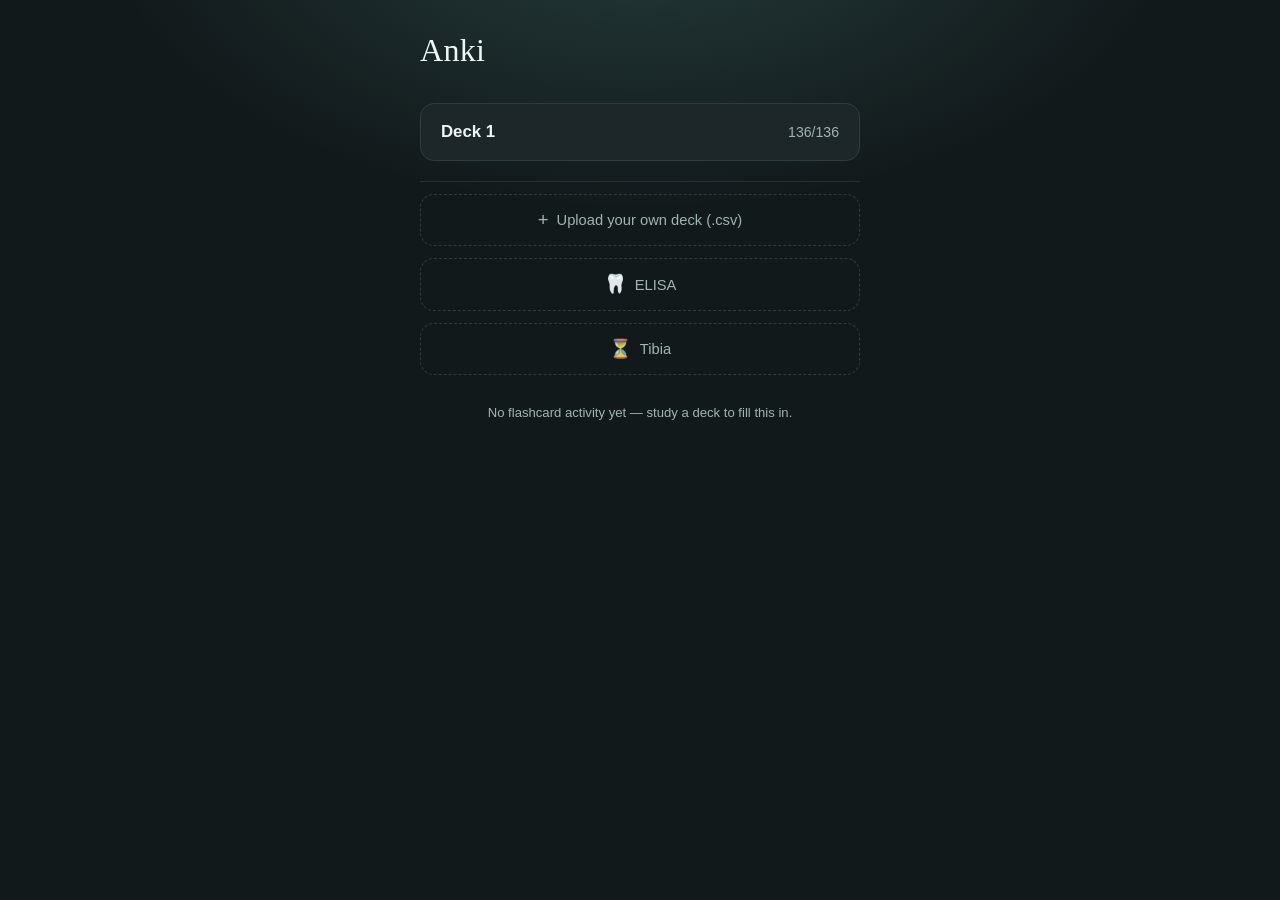
<file: index.html>
<!DOCTYPE html>
<html lang="en">
<head>
<meta charset="UTF-8">
<meta name="viewport" content="width=device-width, initial-scale=1, viewport-fit=cover">
<meta name="theme-color" content="#0b0e0d">
<meta name="mobile-web-app-capable" content="yes">
<meta name="apple-mobile-web-app-capable" content="yes">
<meta name="apple-mobile-web-app-status-bar-style" content="black-translucent">
<link rel="apple-touch-icon" href="data:image/svg+xml,%3Csvg xmlns='http://www.w3.org/2000/svg' viewBox='0 0 100 100'%3E%3Crect width='100' height='100' rx='22' fill='%230b0e0d'/%3E%3Crect x='24' y='18' width='52' height='64' rx='8' fill='none' stroke='%234fd1a5' stroke-width='5'/%3E%3Cline x1='34' y1='38' x2='66' y2='38' stroke='%234fd1a5' stroke-width='5' stroke-linecap='round'/%3E%3Cline x1='34' y1='52' x2='58' y2='52' stroke='%234fd1a5' stroke-width='5' stroke-linecap='round'/%3E%3C/svg%3E">
<link rel="icon" href="data:image/svg+xml,%3Csvg xmlns='http://www.w3.org/2000/svg' viewBox='0 0 100 100'%3E%3Crect width='100' height='100' rx='22' fill='%230b0e0d'/%3E%3Crect x='24' y='18' width='52' height='64' rx='8' fill='none' stroke='%234fd1a5' stroke-width='5'/%3E%3Cline x1='34' y1='38' x2='66' y2='38' stroke='%234fd1a5' stroke-width='5' stroke-linecap='round'/%3E%3Cline x1='34' y1='52' x2='58' y2='52' stroke='%234fd1a5' stroke-width='5' stroke-linecap='round'/%3E%3C/svg%3E">
<title>A N K I</title>
<link rel="preconnect" href="https://fonts.googleapis.com">
<link rel="preconnect" href="https://fonts.gstatic.com" crossorigin>
<link rel="stylesheet" href="https://fonts.googleapis.com/css2?family=Yuji+Syuku&display=swap">
<link rel="stylesheet" href="style.css?v=35">
</head>
<body>

<div class="app">

  <!-- ================= DECK SELECT ================= -->
  <section class="screen active" id="screen-deck" aria-labelledby="deck-heading">
    <header class="app-header">
      <h1 class="wordmark">Anki</h1>
    </header>

    <div class="deck-list" id="deckList">
      <!-- deck buttons injected by app.js -->
    </div>

    <hr class="deck-list-divider">

    <button class="deck-upload-btn" id="deckUploadBtn" type="button">
      <span class="deck-upload-icon" aria-hidden="true">+</span>
      <span>Upload your own deck (.csv)</span>
    </button>
    <input type="file" id="deckFileInput" accept=".csv,text/csv" hidden>
    <p class="deck-upload-error" id="deckUploadError" hidden></p>

    <!-- Standalone static page (games/elisa.html), not part of the
         SPA's screens/state — a plain full navigation, same as
         clicking any other link. See CLAUDE.md "The ELISA game link". -->
    <button class="deck-upload-btn" id="elisaBtn" type="button">
      <span class="deck-upload-icon" aria-hidden="true">🦷</span>
      <span>ELISA</span>
    </button>

    <!-- Standalone static page (games/tibia.html), same pattern as
         ELISA above — see CLAUDE.md "The ELISA game link". -->
    <button class="deck-upload-btn" id="tibiaBtn" type="button">
      <span class="deck-upload-icon" aria-hidden="true">⏳</span>
      <span>Tibia</span>
    </button>

    <div class="activity-heatmap" id="activityHeatmap">
      <div class="heatmap-nav">
        <button class="heatmap-nav-btn" id="heatmapPrevBtn" type="button" aria-label="Previous month">&lsaquo;</button>
        <p class="heatmap-month-label" id="heatmapMonthLabel"></p>
        <button class="heatmap-nav-btn" id="heatmapNextBtn" type="button" aria-label="Next month">&rsaquo;</button>
      </div>
      <div class="heatmap-swipe-area" id="heatmapSwipeArea">
        <div class="heatmap-weekdays">
          <span>M</span><span>T</span><span>W</span><span>T</span><span>F</span><span>S</span><span>S</span>
        </div>
        <div class="heatmap-grid" id="heatmapGrid"></div>
      </div>
      <p class="heatmap-detail" id="heatmapDetail"></p>
    </div>
  </section>

  <!-- ================= COUNT SELECT ================= -->
  <section class="screen" id="screen-count" aria-labelledby="count-heading">
    <button class="back-link" id="backToDeck" type="button">&larr; Decks</button>
    <header class="app-header">
      <h1 class="deck-name" id="countDeckName">Deck</h1>
      <p class="tagline">How many?</p>
    </header>

    <div class="mode-toggle" id="modeToggle" role="group" aria-label="Study mode">
      <button class="mode-btn is-active" id="modeFlashcardBtn" type="button">Flashcards</button>
      <button class="mode-btn" id="modeMultichoiceBtn" type="button">Multiple choice</button>
    </div>

    <div class="count-grid" id="countGrid">
      <!-- count buttons injected by app.js -->
    </div>

    <div class="deck-preview" id="deckPreview">
      <div class="preview-head">
        <p class="preview-heading">Deck entries</p>
        <div class="preview-head-actions">
          <button class="unselect-btn" id="unselectAllBtn" type="button" disabled title="Turn every card back on">Unselect all</button>
          <button class="filter-trigger" id="filterTrigger" type="button" aria-haspopup="dialog">
            <span id="filterTriggerLabel">Original</span>
            <svg width="9" height="6" viewBox="0 0 10 6" fill="none" aria-hidden="true"><path d="M1 1l4 4 4-4" stroke="currentColor" stroke-width="1.5" stroke-linecap="round" stroke-linejoin="round"/></svg>
          </button>
        </div>
      </div>
      <button class="deck-upload-btn add-card-btn" id="addCardBtn" type="button" hidden>
        <span class="deck-upload-icon" aria-hidden="true">+</span>
        <span>Add a card</span>
      </button>
      <ul class="preview-list" id="previewList"></ul>
    </div>
  </section>

  <!-- ================= QUIZ ================= -->
  <section class="screen" id="screen-quiz" aria-labelledby="quiz-heading">
    <div class="quiz-top">
      <button class="back-link" id="quitQuiz" type="button">&larr; End session</button>
      <div class="quiz-top-right">
        <button class="undo-btn" id="undoBtn" type="button" disabled title="Go back to the last card and change its grade">
          <span aria-hidden="true">&#8617;</span> Undo
        </button>
        <span class="progress-count" id="progressCount">1 / 10</span>
      </div>
    </div>

    <div class="progress-track">
      <div class="progress-fill" id="progressFill"></div>
    </div>

    <p class="score-live" id="scoreLive">
      <span class="score-hit" id="scoreHitCount">0</span> got it<span class="score-sep">&middot;</span><span class="score-miss" id="scoreMissCount">0</span> missed
    </p>

    <div class="card-stage" id="cardStage">
      <div class="card" id="card" tabindex="0" role="button" aria-pressed="false" aria-label="Flashcard, tap to reveal the answer">
        <div class="card-inner" id="cardInner">
          <div class="card-face card-front">
            <p class="card-eyebrow"></p>
            <p class="card-text" id="cardFrontText"></p>
          </div>
          <div class="card-face card-back">
            <p class="card-front-recap" id="cardBackFrontText"></p>
            <p class="card-text card-text-back" id="cardBackText"></p>
          </div>
        </div>
      </div>
      <p class="tap-hint" id="tapHint"></p>
    </div>

    <div class="mc-stage" id="mcStage" hidden>
      <p class="mc-prompt" id="mcPrompt"></p>
      <div class="mc-options" id="mcOptions"></div>
      <p class="mc-tap-hint" id="mcTapHint">Tap anywhere to continue</p>
    </div>

    <div class="action-row" id="actionRow">
      <button class="flip-btn" id="flipBtn" type="button">
        <span class="flip-btn-label">Flip</span>
      </button>
      <div class="grade-row" id="gradeRow">
        <button class="grade-btn grade-miss" id="gradeMiss" type="button">
          <span class="grade-key">1</span> Missed
        </button>
        <button class="grade-btn grade-hard" id="gradeHard" type="button">
          <span class="grade-key">2</span> Hard
        </button>
        <button class="grade-btn grade-almost" id="gradeAlmost" type="button">
          <span class="grade-key">3</span> Almost
        </button>
        <button class="grade-btn grade-hit" id="gradeHit" type="button">
          <span class="grade-key">4</span> Got it!
        </button>
      </div>
    </div>
  </section>

  <!-- ================= RESULTS ================= -->
  <section class="screen" id="screen-results" aria-labelledby="results-heading">
    <header class="app-header">
      <p class="tagline">Session complete</p>
      <p class="score-big" id="scoreBig">0/0</p>
      <p class="score-sub" id="scoreSub">0% recalled</p>
      <button class="undo-link" id="undoFromResults" type="button" disabled>Undo last grade</button>
    </header>

    <div class="missed-wrap" id="missedWrap">
      <p class="missed-heading">To review</p>
      <ul class="missed-list" id="missedList"></ul>
    </div>

    <div class="result-actions">
      <button class="primary-btn" id="backToDeckFromResults" type="button">Back to deck</button>
    </div>
  </section>

  <!-- Shared "back to top" arrow for both the deck list and the card
       preview list -- both scroll the whole page (not an inner
       container: .app only sets min-height, so it just grows taller
       than the viewport and the window itself scrolls), so one
       window-scroll-tracking button covers both. It lives outside
       every .screen on purpose: each .screen plays a CSS "rise"
       animation on entry, and animation-fill-mode:both leaves a
       lingering (identity) transform on it afterwards — which, per
       the CSS spec, would turn this position:fixed button into
       something anchored to that screen instead of the real viewport. -->
  <button class="scroll-top-btn" id="scrollTopBtn" type="button" aria-label="Back to top">&uarr;</button>

  <!-- ================= CONFIRM MODAL ================= -->
  <div class="modal-overlay" id="confirmOverlay" hidden>
    <div class="modal-box" role="alertdialog" aria-modal="true" aria-labelledby="confirmMessage">
      <p class="modal-message" id="confirmMessage"></p>
      <input type="text" class="modal-input" id="confirmInput" hidden>
      <div class="modal-card-fields" id="confirmCardFields" hidden>
        <label class="modal-field-label" for="confirmFront">Front</label>
        <input type="text" class="modal-input" id="confirmFront" placeholder="Front">
        <label class="modal-field-label" for="confirmBack">Back</label>
        <textarea class="modal-input modal-textarea" id="confirmBack" placeholder="Back" rows="3"></textarea>
      </div>
      <div class="modal-actions">
        <button class="ghost-btn modal-btn" id="confirmCancelBtn" type="button">Cancel</button>
        <button class="primary-btn modal-btn" id="confirmOkBtn" type="button">Yes, do it</button>
      </div>
    </div>
  </div>

  <!-- ================= FILTER SHEET ================= -->
  <!-- Replaces the old one-at-a-time filter cycle button: tap
       #filterTrigger to open this, tap a tile to pick a filter and
       close. Dismiss without picking via the backdrop, the × button,
       Escape, or dragging down from the grabber/header — see
       08-count-screen.js for all four. -->
  <div class="sheet-overlay" id="filterSheetOverlay" hidden>
    <div class="sheet" id="filterSheet" role="dialog" aria-modal="true" aria-label="Filter deck entries">
      <div class="sheet-grabber" id="sheetGrabber" aria-hidden="true"></div>
      <div class="sheet-head" id="sheetHead">
        <h2>Filter entries</h2>
        <button class="sheet-close" id="filterSheetClose" type="button" aria-label="Close">&times;</button>
      </div>
      <div class="sheet-grid" id="filterTileGrid"><!-- tiles injected by 08-count-screen.js --></div>
    </div>
  </div>

</div>

<!-- Split into one file per feature area (see js/) instead of one
     big app.js — plain classic scripts (no bundler/module system),
     so they all still share one global scope like a single file
     would, and load order here is what defines it. Bump the shared
     ?v= below whenever any of these files change. -->
<script src="js/01-config.js?v=23"></script>
<script src="js/02-csv.js?v=23"></script>
<script src="js/03-storage.js?v=23"></script>
<script src="js/04-state.js?v=23"></script>
<script src="js/05-modal.js?v=23"></script>
<script src="js/06-deck-list.js?v=23"></script>
<script src="js/07-card-editor.js?v=23"></script>
<script src="js/08-count-screen.js?v=23"></script>
<script src="js/09-quiz-core.js?v=23"></script>
<script src="js/10-quiz-flashcard.js?v=23"></script>
<script src="js/11-quiz-multichoice.js?v=23"></script>
<script src="js/12-results.js?v=23"></script>
<script src="js/13-activity-heatmap.js?v=23"></script>
<script src="js/14-boot.js?v=23"></script>
</body>
</html>
</file>
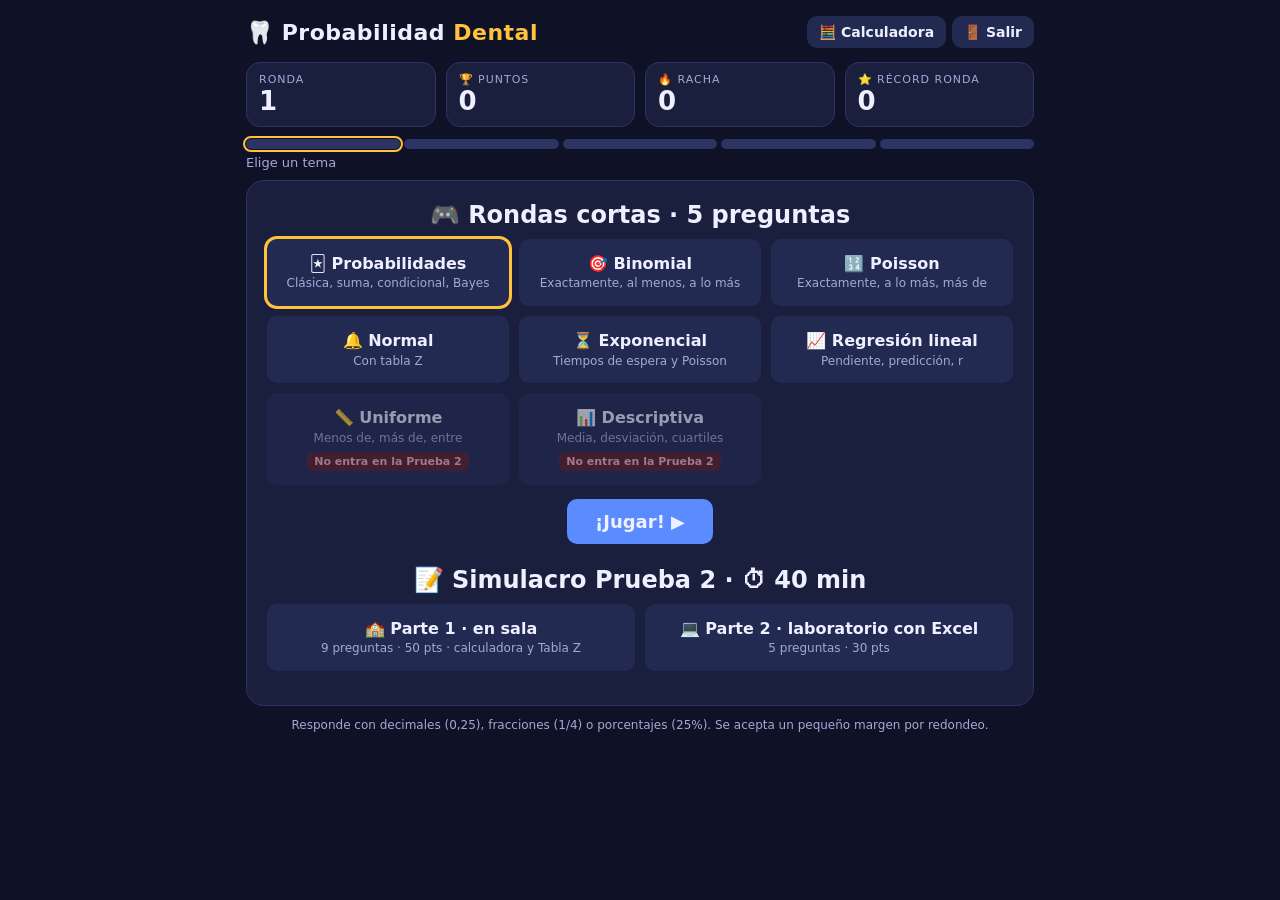
<file: games/elisa.html>
<!DOCTYPE html>
<html lang="es">
<head>
<meta charset="utf-8">
<meta name="viewport" content="width=device-width,initial-scale=1">
<title>Probabilidad Dental · El juego</title>
<style>
:root{--bg:#0f1226;--panel:#1a1f3d;--panel2:#232a52;--line:#2c3463;--txt:#eef0ff;--mut:#a3a9d6;--acc:#5b8cff;--ok:#2ecc8f;--bad:#ff5d6c;--gold:#ffc23d;--r:14px}
*{box-sizing:border-box}
body{margin:0;font-family:system-ui,-apple-system,"Segoe UI",Roboto,Helvetica,Arial,sans-serif;background:var(--bg);color:var(--txt);min-height:100vh}
.wrap{max-width:820px;margin:0 auto;padding:16px}
header{display:flex;align-items:center;justify-content:space-between;gap:10px;margin-bottom:14px;flex-wrap:wrap}
h1{font-size:22px;margin:0;letter-spacing:.5px}
h1 span{color:var(--gold)}
.btn{font:inherit;border:0;border-radius:10px;padding:10px 16px;cursor:pointer;font-weight:700;background:var(--panel2);color:var(--txt);transition:transform .08s,filter .15s}
.btn:hover{filter:brightness(1.2)}.btn:active{transform:scale(.96)}
.btn.pri{background:var(--acc)}.btn.gold{background:var(--gold);color:#2a1d00}.btn.sm{padding:8px 12px;font-size:14px}
.hud{display:grid;grid-template-columns:repeat(4,1fr);gap:10px;margin-bottom:12px}
.stat{background:var(--panel);border-radius:var(--r);padding:10px 12px;border:1px solid var(--line)}
.stat .l{font-size:11px;color:var(--mut);text-transform:uppercase;letter-spacing:1px}
.stat .v{font-size:26px;font-weight:800}
.stages{display:flex;gap:4px;margin:4px 0 6px}
.seg{flex:1;height:10px;border-radius:5px;background:var(--line);position:relative;overflow:hidden}
.seg>i{position:absolute;left:0;top:0;bottom:0;width:0;transition:width .4s}
.seg.u>i{background:#4fb3ff}.seg.p>i{background:#ffb347}.seg.b>i{background:#2ecc8f}.seg.pb>i{background:#ff6fb1}.seg.ed>i{background:#7cc8ff}.seg.ex>i{background:#ffc23d}.seg.rl>i{background:#b77bff}.seg.n>i{background:#b77bff}
.seg.cur{outline:2px solid var(--gold);outline-offset:1px}
.stagelbl{display:flex;justify-content:space-between;gap:8px;font-size:13px;color:var(--mut);margin-bottom:10px;flex-wrap:wrap}
.card{background:var(--panel);border-radius:18px;padding:20px;border:1px solid var(--line)}
.pills{display:flex;gap:6px;flex-wrap:wrap;margin-bottom:10px}
.pill{font-size:12px;font-weight:700;padding:4px 10px;border-radius:999px;background:var(--panel2);color:var(--mut)}
.pill.u{background:#123d5c;color:#7cc8ff}.pill.p{background:#5c3a0f;color:#ffcf8a}.pill.b{background:#0f4a33;color:#8ff0c4}.pill.pb{background:#5c1f45;color:#ffb3dc}.pill.ed{background:#123d5c;color:#bfe3ff}.pill.ex{background:#5c4300;color:#ffe08a}.pill.rl{background:#3c1f5c;color:#d4a8ff}.choice .btn.sel{outline:3px solid var(--gold);background:#2f3a78}.expart{border-top:1px dashed var(--line);padding-top:8px;margin-top:8px}.expart:first-of-type{border-top:0}.dt td{padding:4px 8px}
math{font-family:'STIX Two Math','Cambria Math','Latin Modern Math','Times New Roman',serif;font-size:1.15em}.fbox math{font-size:1.25em}.steps li{margin:4px 0}
.bt{border-collapse:collapse;margin:10px auto;font-variant-numeric:tabular-nums}.bt td,.bt th{border:1px solid var(--line);padding:5px 12px;text-align:center}.bt th{background:var(--panel2);color:var(--mut)}
.flist{display:grid;gap:6px;margin:8px 0}.fl{display:flex;justify-content:space-between;align-items:center;gap:10px;flex-wrap:wrap;background:#141a3a;border-radius:10px;padding:8px 12px}.fl span{color:var(--mut);font-size:14px}.cheat{display:grid;grid-template-columns:repeat(auto-fit,minmax(200px,1fr));gap:10px;margin:8px 0}.mini{background:#141a3a;border-radius:12px;padding:8px}.mini svg{max-width:100%;margin:0}.mini .cap{font-size:13.5px;line-height:1.5;text-align:center;margin-top:4px}.fbox{font-size:21px;font-weight:800;text-align:center;background:#0f1330;border:1px solid var(--gold);color:var(--gold);border-radius:12px;padding:10px;margin:6px 0}.cnote{color:#d8dcff;font-size:14.5px;line-height:1.6;margin:6px 0}.chr{border:0;border-top:1px dashed var(--line);margin:18px 0}h3{margin:6px 0}code{background:#0f1330;padding:1px 6px;border-radius:5px}
.topics .btn.nt{opacity:.6}.ntb{display:block;margin:5px auto 0;width:max-content;font-size:11px;font-weight:700;background:#5c1f2a;color:#ffb3bf;border-radius:6px;padding:2px 7px}.topics.two{grid-template-columns:1fr 1fr}.rstrip{display:flex;flex-wrap:wrap;gap:8px;justify-content:center;margin:14px 0 4px}.rstrip span{background:#141a3a;border:1px solid var(--line);border-radius:999px;padding:6px 12px;font-size:14px}
.topics{display:grid;grid-template-columns:repeat(3,1fr);gap:10px;margin:6px 0 14px}.topics .btn{padding:14px 8px;line-height:1.4}.topics .btn small{display:block;font-weight:400;color:var(--mut);font-size:12px}.topics .btn.sel{outline:3px solid var(--gold)}@media(max-width:560px){.topics{grid-template-columns:1fr}}.pill.n{background:#3c1f5c;color:#d4a8ff}.pill.x2{background:#5c4300;color:var(--gold)}
.q{font-size:18px;line-height:1.6;margin:6px 0 16px}
.ansrow{display:flex;gap:8px;flex-wrap:wrap}
input[type=text]{font:inherit;font-size:18px;flex:1;min-width:150px;padding:10px 14px;border-radius:10px;border:2px solid var(--line);background:#0f1330;color:var(--txt);outline:none}
input[type=text]:focus{border-color:var(--acc)}
.err{color:var(--bad);font-size:13px;min-height:18px;margin-top:6px}
.fb{margin-top:12px;border-radius:12px;padding:14px;line-height:1.7;font-size:15px}
.fb.ok{background:#0f3d2c;border:1px solid var(--ok)}.fb.bad{background:#3d1220;border:1px solid var(--bad)}.fb.hint{background:#3a3110;border:1px solid var(--gold)}
.fb .t{font-size:19px;font-weight:800;display:block;margin-bottom:4px}
.steps{margin:6px 0 0;padding-left:20px}
svg.plot{width:100%;max-width:540px;display:block;margin:10px auto 0}
.pop{animation:pop .45s}@keyframes pop{50%{transform:scale(1.3)}}
.shake{animation:shake .4s}@keyframes shake{25%{transform:translateX(-8px)}75%{transform:translateX(8px)}}
.foot{font-size:12px;color:var(--mut);margin-top:12px;text-align:center}
#confetti{position:fixed;left:0;top:0;width:100vw;height:100vh;pointer-events:none;z-index:60}
.overlay{position:fixed;inset:0;background:rgba(5,7,20,.8);display:none;align-items:flex-start;justify-content:center;z-index:40;overflow:auto;padding:20px}
.overlay.on{display:flex}
.modal{background:var(--panel);border-radius:18px;padding:18px;max-width:780px;width:100%;border:1px solid var(--line)}
.tblwrap{overflow:auto;max-height:52vh;margin-top:10px;border-radius:10px}
.tz{width:100%;border-collapse:collapse;font-size:12.5px;font-variant-numeric:tabular-nums}
.tz th,.tz td{padding:4px 3px;text-align:center;border:1px solid var(--line);cursor:pointer}
.tz th{background:var(--panel2);color:var(--mut);position:sticky;top:0}
.tz td.hr{background:#24305f}
.tz td.hit{background:var(--gold);color:#2a1d00;font-weight:800}
.res{font-size:15px;line-height:1.7;background:#0f1330;border-radius:10px;padding:10px 12px;margin-top:10px}
.big{font-size:28px;font-weight:800;color:var(--gold)}
.center{text-align:center}
.btn.on{background:#1d6b4f}.btn:disabled{cursor:default}
.gdone{list-style:none;padding:0;margin:0 0 10px}.gdone li{padding:6px 10px;margin-bottom:6px;border-radius:8px;background:#11331f;color:#bff0d6;font-size:14px}
.gcur{background:#141a3a;border:1px solid var(--acc);border-radius:12px;padding:14px;line-height:1.65}
.gtip{margin-top:10px;padding:10px 12px;border-radius:10px;background:#3a3110;border:1px solid var(--gold);line-height:1.6;font-size:14px}
.choice{display:flex;flex-direction:column;gap:8px;margin-top:10px}.choice .btn{text-align:left}
.cpanel{position:fixed;right:16px;top:80px;width:300px;max-width:calc(100vw - 16px);z-index:45;display:none;background:var(--panel);border:1px solid var(--acc);border-radius:16px;padding:10px 12px 12px;box-shadow:0 12px 40px rgba(0,0,0,.55)}.cpanel.on{display:block}
.chead{display:flex;justify-content:space-between;align-items:center;gap:8px;cursor:move;touch-action:none;user-select:none;-webkit-user-select:none;padding:2px 0 6px}
.zrow{display:flex;align-items:center;gap:6px;flex-wrap:wrap;margin-top:6px;padding:6px 8px;background:#1a2147;border-radius:8px}.zrow .btn{padding:6px 10px;font-size:13px}
.crow{display:grid;grid-template-columns:1fr 1fr 1fr;gap:6px;margin-top:8px}.crow .btn{padding:8px 4px;font-size:12.5px}
.ok{color:var(--ok)!important}
.cdisp{background:#0f1330;border-radius:10px;padding:8px 10px;text-align:right;min-height:64px;word-break:break-all}
.cdisp .e{font-size:16px;color:var(--mut);min-height:22px}.cdisp .r{font-size:30px;font-weight:800}
.ckeys{display:grid;grid-template-columns:repeat(4,1fr);gap:6px;margin-top:8px}.ckeys .btn{padding:10px 0;font-size:18px}
.ckeys .op{background:#2f3a78}.ckeys .eq{background:var(--acc)}.ckeys .cl{background:#5c1f2a}.ckeys .fn{background:#1d5c4a;font-size:16px}
ul.rules{line-height:1.9;padding-left:20px;margin:8px 0 16px}
.sumgrid{display:grid;grid-template-columns:repeat(3,1fr);gap:10px;margin:14px 0}
@media(max-width:560px){.hud{grid-template-columns:repeat(2,1fr)}.q{font-size:16px}.sumgrid{grid-template-columns:1fr}}
</style>
</head>
<body>
<canvas id="confetti"></canvas>
<div class="wrap">
  <header>
    <h1>🦷 Probabilidad <span>Dental</span></h1>
    <div style="display:flex;gap:6px;flex-wrap:wrap"><button class="btn sm" id="calcB">🧮 Calculadora</button><button class="btn gold sm" id="openT">📊 Tabla Z</button><button class="btn sm" id="exitB">🚪 Salir</button></div>
  </header>
  <div class="hud">
    <div class="stat"><div class="l">Ronda</div><div class="v" id="hRound">1</div></div>
    <div class="stat"><div class="l">🏆 Puntos</div><div class="v" id="hPts">0</div></div>
    <div class="stat"><div class="l">🔥 Racha</div><div class="v" id="hStreak">0</div></div>
    <div class="stat"><div class="l">⭐ Récord ronda</div><div class="v" id="hBest">0</div></div>
  </div>
  <div class="stages" id="stages"></div>
  <div class="stagelbl"><span id="sName">Listos para jugar</span><span id="sProg"></span></div>
  <div class="card" id="main"></div>
  <div class="foot">Responde con decimales (0,25), fracciones (1/4) o porcentajes (25%). Se acepta un pequeño margen por redondeo.</div>
</div>

<div class="overlay" id="ov">
  <div class="modal">
    <div style="display:flex;justify-content:space-between;align-items:center;gap:10px">
      <b style="font-size:18px">📊 Tabla Z · P(Z &lt; z)</b>
      <button class="btn sm" id="closeT">✕ Cerrar</button>
    </div>
    <div class="ansrow" style="margin-top:12px">
      <input type="text" id="zin" placeholder="Escribe un Z, por ejemplo 1,25 o −0,67" autocomplete="off">
      <button class="btn pri" id="zgo">Buscar</button>
    </div>
    <div class="err" id="zerr"></div>
    <div class="res" id="zres">Escribe un valor de Z (o toca una celda de la tabla) y te muestro cómo se lee.</div>
    <div class="tblwrap"><table class="tz" id="tz"></table></div>
  </div>
</div>

<div class="cpanel" id="calcP" tabindex="-1">
  <div class="chead" id="cHead">
    <b style="font-size:15px">✥ 🧮 Calculadora <span style="font-weight:400;color:var(--mut);font-size:12px">(arrástrame)</span></b>
    <button class="btn sm" id="closeC" style="padding:4px 10px">✕</button>
  </div>
  <div class="cdisp"><div class="e" id="cExpr"></div><div class="r" id="cRes">0</div></div>
  <div class="ckeys" id="cKeys">
    <button class="btn cl" data-k="C">C</button><button class="btn op" data-k="(">(</button><button class="btn op" data-k=")">)</button><button class="btn op" data-k="back">⌫</button>
    <button class="btn" data-k="7">7</button><button class="btn" data-k="8">8</button><button class="btn" data-k="9">9</button><button class="btn op" data-k="÷">÷</button>
    <button class="btn" data-k="4">4</button><button class="btn" data-k="5">5</button><button class="btn" data-k="6">6</button><button class="btn op" data-k="×">×</button>
    <button class="btn" data-k="1">1</button><button class="btn" data-k="2">2</button><button class="btn" data-k="3">3</button><button class="btn op" data-k="−">−</button>
    <button class="btn" data-k="0">0</button><button class="btn" data-k=",">,</button><button class="btn eq" data-k="=">=</button><button class="btn op" data-k="+">+</button>
    <button class="btn fn" data-k="e^(">eˣ</button><button class="btn fn" data-k="^">xʸ</button><button class="btn fn" data-k="!">n!</button><button class="btn fn" data-k="ncr">nCr</button>
    <button class="btn fn" data-k="√(">√</button><button class="btn fn" data-k="^2">x²</button>
  </div>
  <div class="crow"><button class="btn" id="cCopy">📋 Copiar</button><button class="btn gold" id="cUse">↳ Respuesta</button><button class="btn gold" id="cZ">↳ Tabla Z</button></div>
  <div class="err" id="cErr"></div>
</div>

<script>
"use strict";
/* ---------- utilidades numéricas ---------- */
const rnd=(v,d)=>{const p=Math.pow(10,d);return Math.round(v*p+(v>=0?1e-9:-1e-9))/p};
const rint=(a,b)=>a+Math.floor(Math.random()*(b-a+1));
const pick=a=>a[Math.floor(Math.random()*a.length)];
const gcd=(a,b)=>b?gcd(b,a%b):Math.abs(a);
const fmt=n=>String(rnd(n,4)).replace('-','−').replace('.',',');
const fz=z=>(z<0?'−':'')+Math.abs(z).toFixed(2).replace('.',',');
const f4=p=>p.toFixed(4).replace('.',',');
function Phi(x){if(x<0)return 1-Phi(-x);if(x>8)return 1;let s=x,t=x;for(let n=1;n<300;n++){t*=x*x/(2*n+1);s+=t;if(t<1e-17)break}return .5+s*Math.exp(-x*x/2)/Math.sqrt(2*Math.PI)}
function T(z){z=Math.min(rnd(Math.abs(z),2),3.59);return rnd(Phi(z),4)}
function Plt(z){return z>=0?T(z):rnd(1-T(-z),4)}
function rowcol(z){const a=rnd(Math.abs(z),2);const row=Math.floor(a*10+1e-9)/10;const col=rnd(a-row,2);return[row.toFixed(1),col.toFixed(2)]}
function stepGrid(lo,hi,st){const n=Math.round((hi-lo)/st);return rnd(lo+st*rint(0,n),4)}

/* ---------- contextos (mismo estilo que la guía) ---------- */
const UC=[
 {s:'El tiempo necesario para esterilizar un conjunto de herramientas',q:'la esterilización tarde',u:'minutos',a:[8,15],b:[25,40],st:1},
 {s:'La longitud de un diente molar',q:'un diente molar mida',u:'mm',a:[6,8],b:[11,14],st:1},
 {s:'El tiempo entre citas de pacientes en una clínica dental',q:'entre dos citas transcurran',u:'minutos',a:[10,20],b:[40,60],st:5},
 {s:'El grosor del esmalte dental en un estudio',q:'el esmalte tenga un grosor de',u:'mm',a:[1,1.5],b:[2.5,3],st:.5},
 {s:'La duración de un procedimiento dental para colocar implantes',q:'el procedimiento dure',u:'horas',a:[1,1.5],b:[3,4],st:.5},
 {s:'El tiempo de fraguado de un material de impresión',q:'el material frague en',u:'minutos',a:[3,5],b:[8,12],st:1},
 {s:'La cantidad de anestésico utilizada en una extracción',q:'se utilicen',u:'ml',a:[1,1.5],b:[3,4],st:.5},
 {s:'El tiempo que un paciente pasa en la sala de espera',q:'un paciente espere',u:'minutos',a:[5,10],b:[30,45],st:5}
];
const NC=[
 {s:'La longitud de las raíces de los dientes molares en una población',q:'un molar seleccionado al azar tenga una raíz que mida',u:'mm',mu:[20,24,1],sg:[1.5,2,2.5]},
 {s:'El tiempo que tarda una consulta odontológica de rutina',q:'una consulta tarde',u:'minutos',mu:[35,50,5],sg:[5,8,10]},
 {s:'El desgaste de una pieza dental (en micras) después de 5 años de uso de prótesis',q:'el desgaste sea de',u:'micras',mu:[120,180,10],sg:[15,20,25]},
 {s:'El nivel de placa bacteriana en los pacientes, medido en una escala de 0 a 100,',q:'un paciente tenga un nivel de placa de',u:'',mu:[50,70,5],sg:[6,8,10]},
 {s:'El tamaño de los dientes incisivos en niños',q:'un niño tenga un incisivo que mida',u:'mm',mu:[9,11,1],sg:[.8,1,1.2]},
 {s:'El tiempo que tarda en hacer efecto una anestesia local en procedimientos odontológicos',q:'el efecto tarde',u:'minutos',mu:[4,6,1],sg:[1,1.2,1.5]},
 {s:'El tiempo de recuperación (en días) tras una extracción dental complicada',q:'un paciente se recupere en',u:'días',mu:[6,10,1],sg:[1.5,2,2.5]},
 {s:'El espesor del esmalte dental en adultos',q:'un adulto tenga un espesor de esmalte de',u:'mm',mu:[2.3,2.7,.1],sg:[.2,.25,.3]}
];

/* ---------- etapas de cada ronda (20 preguntas) ---------- */
const STAGES_UN=[
 {k:'U',t:'lt',n:3,name:()=>'Uniforme · hacia el extremo inferior (menos de)'},
 {k:'U',t:'gt',n:3,name:()=>'Uniforme · hacia el extremo superior (más de)'},
 {k:'U',t:'bt',n:3,name:()=>'Uniforme · tramo central (entre)'},
 {k:'N',t:'R',n:4,name:r=>r===1?'Normal · menor que, a la derecha de la media':'Normal · a la derecha de la media (menor o mayor que)'},
 {k:'N',t:'L',n:4,name:r=>r===1?'Normal · menor que, a la izquierda de la media':'Normal · a la izquierda de la media (menor o mayor que)'},
 {k:'N',t:'C',n:3,name:r=>r===1?'Normal · valores centrales (simétricos)':'Normal · valores centrales'}
];
let STAGES=STAGES_UN,PLAN=[],topic='UN';function rebuildPlan(){PLAN=[];STAGES.forEach((s,i)=>{for(let k=0;k<s.n;k++)PLAN.push(i)})}rebuildPlan();
const DIFF=r=>r===1?'Fácil':r===2?'Media':r===3?'Difícil':'Experta';

/* ---------- generadores ---------- */
let lastCtx='';
function ctxPick(list){let c,tries=0;do{c=pick(list);tries++}while(c.s===lastCtx&&tries<10);lastCtx=c.s;return c}
function genU(t,r){
 for(let tries=0;tries<50;tries++){
  const c=ctxPick(UC);const a=stepGrid(c.a[0],c.a[1],c.st),b=stepGrid(c.b[0],c.b[1],c.st);
  const div=r===1?1:r===2?2:5;const xs=rnd(c.st/div,4);const m=Math.round((b-a)/xs);
  if(m-1<(t==='bt'?2:1))continue;
  let x,x1,x2,tramo,cond,lo,hi;
  if(t==='bt'){let k1=rint(1,m-1),k2;do{k2=rint(1,m-1)}while(k2===k1);if(k1>k2)[k1,k2]=[k2,k1];
   if(m>=4&&(k1===1&&k2===m-1)){} x1=rnd(a+k1*xs,4);x2=rnd(a+k2*xs,4);tramo=rnd(x2-x1,4);lo=x1;hi=x2;
   cond='esté entre '+fmt(x1)+' y '+fmt(x2)+' '+c.u;}
  else{x=rnd(a+rint(1,m-1)*xs,4);
   if(t==='lt'){tramo=rnd(x-a,4);lo=a;hi=x;cond='menos de '+fmt(x)+' '+c.u}
   else{tramo=rnd(b-x,4);lo=x;hi=b;cond='más de '+fmt(x)+' '+c.u}}
  const total=rnd(b-a,4);let N=Math.round(tramo*100),D=Math.round(total*100),g=gcd(N,D);
  const frac=(N/g)+'/'+(D/g),ans=tramo/total;
  const verb=t==='bt'?c.q.replace(/ (mida|dure|tarde|espere|transcurran|se utilicen)$/,' $1'):c.q;
  let qtext;
  if(t==='bt')qtext=c.s+' sigue una distribución uniforme entre '+fmt(a)+' y '+fmt(b)+' '+c.u+'. ¿Cuál es la probabilidad de que '+verb+' entre '+fmt(x1)+' y '+fmt(x2)+' '+c.u+'?';
  else qtext=c.s+' sigue una distribución uniforme entre '+fmt(a)+' y '+fmt(b)+' '+c.u+'. ¿Cuál es la probabilidad de que '+c.q+' '+cond+'?';
  const tramoTxt=t==='lt'?fmt(x)+' − '+fmt(a):t==='gt'?fmt(b)+' − '+fmt(x):fmt(x2)+' − '+fmt(x1);
  const steps=[
   'Largo total del rango: '+fmt(b)+' − '+fmt(a)+' = <b>'+fmt(total)+'</b>',
   'Tramo que te piden ('+(t==='lt'?'desde '+fmt(a)+' hasta '+fmt(x):t==='gt'?'desde '+fmt(x)+' hasta '+fmt(b):'entre '+fmt(x1)+' y '+fmt(x2))+'): '+tramoTxt+' = <b>'+fmt(tramo)+'</b>',
   M('P='+MF('\\text{tramo}','\\text{total}')+'='+MF(fmt(tramo),fmt(total))+'='+MF(N/g,D/g)+'\\approx '+f4(ans))];
  const rule=t==='lt'?'"Menos de": el tramo va desde el inicio del rango (a) hasta el valor.':t==='gt'?'"Más de": el tramo va desde el valor hasta el final del rango (b).':'"Entre": el tramo es la distancia entre los dos valores.';
  return{g:{type:'U',a,b,t,x,x1,x2,total,tramo,ans},k:'U',text:qtext,ans,tol:.005,steps,rule,plot:()=>plotU(a,b,lo,hi),show:frac+' ≈ '+f4(ans)};
 }
}
function genZ(r){if(r===1)return stepGrid(.3,2,.1);if(r===2)return stepGrid(.1,2.5,.01);return stepGrid(.05,3,.01)}
function mkX(c,z){const mu=c.mu,sg=c.sg;const x=rnd(mu+z*sg,2);const zc=rnd((x-mu)/sg,2);return{x,zc}}
function lookupTxt(z){const[r,c]=rowcol(z);const t=T(z);let s='Tabla con '+fz(Math.abs(z))+': fila '+r+', columna '+c+' → <b>'+f4(t)+'</b>';return s}
function genN(t,r){
 for(let tries=0;tries<50;tries++){
  const c0=ctxPick(NC);const mu=stepGrid(c0.mu[0],c0.mu[1],c0.mu[2]);const sg=pick(c0.sg);const c={mu,sg};
  const U=c0.u?' '+c0.u:'';
  const head=c0.s+' sigue una distribución normal con una media de '+fmt(mu)+U+' y una desviación estándar de '+fmt(sg)+U+'. ¿Cuál es la probabilidad de que '+c0.q+' ';
  if(t==='R'||t==='L'){
   const z=(t==='R'?1:-1)*genZ(r);const{x,zc}=mkX(c,z);if(zc===0||x<=0)continue;
   const kind=r===1?'lt':pick(['lt','gt']);
   const plt=Plt(zc);const ans=kind==='lt'?plt:rnd(1-plt,4);
   const cond=(kind==='lt'?'menos de ':'más de ')+fmt(x)+U+'?';
   const steps=[M('Z='+MF(fmt(x)+'−'+fmt(mu),fmt(sg))+'='+fz(zc)),lookupTxt(zc)];
   let rule;
   if(kind==='lt'&&zc>0){rule='"Menos de" con Z positivo: área grande, se usa la tabla directo.';steps.push('P = <b>'+f4(ans)+'</b>')}
   else if(kind==='lt'){rule='"Menos de" con Z negativo: es la colita izquierda (área chica), se usa 1 − tabla.';steps.push('P = 1 − '+f4(T(zc))+' = <b>'+f4(ans)+'</b>')}
   else if(zc>0){rule='"Más de" con Z positivo: es la colita derecha (área chica), se usa 1 − tabla.';steps.push('P = 1 − '+f4(T(zc))+' = <b>'+f4(ans)+'</b>')}
   else{rule='"Más de" con Z negativo: área grande, se usa la tabla directo (por el espejo).';steps.push('P = <b>'+f4(ans)+'</b>')}
   const lo=kind==='lt'?-4:zc,hi=kind==='lt'?zc:4;
   return{g:{type:'N1',x,mu,sg,zc,kind,Tv:T(zc),ans},k:'N',text:head+cond,ans,tol:.002,steps,rule,plot:()=>plotN(lo,hi,[[zc,x]]),show:f4(ans)};
  }else{
   const z1=-genZ(r);const z2=r===1?-z1:genZ(r);
   const A=mkX(c,z1),B=mkX(c,z2);if(A.zc>=0||B.zc<=0||A.x<=0)continue;
   const p2=Plt(B.zc),p1=Plt(A.zc);const ans=rnd(p2-p1,4);
   const cond='entre '+fmt(A.x)+' y '+fmt(B.x)+U+'?';
   const steps=[
    M('Z_{1}='+MF(fmt(A.x)+'−'+fmt(mu),fmt(sg))+'='+fz(A.zc))+' &nbsp;·&nbsp; '+M('Z_{2}='+MF(fmt(B.x)+'−'+fmt(mu),fmt(sg))+'='+fz(B.zc)),
    'P(Z &lt; '+fz(B.zc)+'): '+lookupTxt(B.zc)+' → '+f4(p2),
    'P(Z &lt; '+fz(A.zc)+'): '+lookupTxt(A.zc)+' → Z negativo, espejo: 1 − '+f4(T(A.zc))+' = '+f4(p1),
    'P = '+f4(p2)+' − '+f4(p1)+' = <b>'+f4(ans)+'</b>'];
   const rule='"Entre": lo que queda bajo el valor mayor, menos lo que queda bajo el valor menor.';
   return{g:{type:'NC',x1:A.x,x2:B.x,mu,sg,z1:A.zc,z2:B.zc,T1:T(A.zc),T2:T(B.zc),p1,ans},k:'N',text:head+cond,ans,tol:.002,steps,rule,plot:()=>plotN(A.zc,B.zc,[[A.zc,A.x],[B.zc,B.x]]),show:f4(ans)};
  }
 }
}

/* ---------- dibujos ---------- */
function plotN(lo,hi,marks){
 const X=z=>20+(z+3.6)/7.2*500,Y=y=>140-y/.42*118;
 let p='';for(let z=-3.6;z<=3.6001;z+=.05){p+=(p?'L':'M')+X(z).toFixed(1)+' '+Y(Math.exp(-z*z/2)/Math.sqrt(2*Math.PI)).toFixed(1)}
 const a=Math.max(lo,-3.6),b=Math.min(hi,3.6);let s='M'+X(a).toFixed(1)+' 140';
 for(let z=a;z<=b+1e-9;z+=.02)s+='L'+X(z).toFixed(1)+' '+Y(Math.exp(-z*z/2)/Math.sqrt(2*Math.PI)).toFixed(1);
 s+='L'+X(b).toFixed(1)+' 140Z';
 let m='';marks.forEach(([z,x])=>{m+='<line x1="'+X(z)+'" y1="14" x2="'+X(z)+'" y2="142" stroke="#ffc23d" stroke-dasharray="4 3"/><text x="'+X(z)+'" y="157" text-anchor="middle" font-size="12" fill="#eef0ff">'+(typeof x==='string'?x:fmt(x))+'</text><text x="'+X(z)+'" y="172" text-anchor="middle" font-size="11" fill="#a3a9d6">Z='+fz(z)+'</text>'});
 return'<svg class="plot" viewBox="0 0 540 178"><path d="'+s+'" fill="#ff5d6c" opacity=".75"/><path d="'+p+'" fill="none" stroke="#5b8cff" stroke-width="2.5"/><line x1="20" y1="140" x2="520" y2="140" stroke="#5a6399"/><line x1="'+X(0)+'" y1="140" x2="'+X(0)+'" y2="146" stroke="#a3a9d6"/>'+m+'</svg>';
}
function plotU(a,b,lo,hi){
 const X=v=>50+(v-a)/(b-a)*440;
 let lbl=v=>'<line x1="'+X(v)+'" y1="40" x2="'+X(v)+'" y2="112" stroke="#ffc23d" stroke-dasharray="4 3"/><text x="'+X(v)+'" y="130" text-anchor="middle" font-size="12" fill="#eef0ff">'+fmt(v)+'</text>';
 let m='';[lo,hi].forEach(v=>{if(v!==a&&v!==b)m+=lbl(v)});
 return'<svg class="plot" viewBox="0 0 540 140"><rect x="'+X(a)+'" y="50" width="440" height="60" fill="none" stroke="#5b8cff" stroke-width="2.5"/><rect x="'+X(lo)+'" y="50" width="'+(X(hi)-X(lo))+'" height="60" fill="#ff5d6c" opacity=".75"/><line x1="30" y1="110" x2="510" y2="110" stroke="#5a6399"/><text x="'+X(a)+'" y="130" text-anchor="middle" font-size="12" fill="#a3a9d6">a='+fmt(a)+'</text><text x="'+X(b)+'" y="130" text-anchor="middle" font-size="12" fill="#a3a9d6">b='+fmt(b)+'</text>'+m+'</svg>';
}

/* ---------- confeti ---------- */
const cv=document.getElementById('confetti'),cx=(()=>{try{return cv.getContext('2d')}catch(e){return null}})();let parts=[],running=false;
const COLORS=['#5b8cff','#2ecc8f','#ffc23d','#ff6fb1','#b77bff','#7cc8ff','#ff5d6c'];
function fitC(){if(!cx)return;const d=window.devicePixelRatio||1;cv.width=innerWidth*d;cv.height=innerHeight*d;cx.setTransform(d,0,0,d,0,0)}
function burst(x,y,n,ang,spr,vel){for(let k=0;k<n;k++){const a=(ang+(Math.random()-.5)*spr)*Math.PI/180,v=vel*(.6+Math.random()*.6);parts.push({x,y,vx:Math.cos(a)*v,vy:-Math.sin(a)*v,w:7+Math.random()*7,h:4+Math.random()*5,r:Math.random()*6.28,vr:(Math.random()-.5)*.4,c:COLORS[k%COLORS.length],life:0,max:120+Math.random()*70,circ:Math.random()<.3})}if(!running){running=true;requestAnimationFrame(tick)}}
function tick(){cx.clearRect(0,0,innerWidth,innerHeight);parts=parts.filter(p=>p.life<p.max&&p.y<innerHeight+40);for(const p of parts){p.life++;p.vy+=.28;p.vx*=.985;p.vy*=.985;p.x+=p.vx;p.y+=p.vy;p.r+=p.vr;cx.save();cx.globalAlpha=Math.max(0,1-p.life/p.max);cx.translate(p.x,p.y);cx.rotate(p.r);cx.fillStyle=p.c;if(p.circ){cx.beginPath();cx.arc(0,0,p.w/2.5,0,6.28);cx.fill()}else cx.fillRect(-p.w/2,-p.h/2,p.w,p.h*Math.abs(Math.cos(p.life/6)));cx.restore()}if(parts.length)requestAnimationFrame(tick);else{running=false;cx.clearRect(0,0,innerWidth,innerHeight)}}
function boom(l){if(!cx)return;fitC();const W=innerWidth,H=innerHeight;
 if(l===1)burst(W/2,H*.6,100,90,90,15);
 else if(l===2){burst(0,H*.8,80,60,50,19);burst(W,H*.8,80,120,50,19);setTimeout(()=>burst(W/2,H*.55,80,90,120,14),250)}
 else{let t=0;const iv=setInterval(()=>{burst(0,H*.85,45,60,55,20);burst(W,H*.85,45,120,55,20);burst(Math.random()*W,H*.4,35,90,160,11);if(++t>10)clearInterval(iv)},220)}}

/* ---------- estado ---------- */
const $=id=>document.getElementById(id);
let round=1,qi=0,pts=0,streak=0,rPts=0,rHits=0,best=0,cur=null,answered=false,hintUsed=false;
try{best=parseInt(localStorage.getItem('pdent_best'))||0}catch(e){}
const CHEERS=['¡Correcto!','¡Brillante!','¡Eso es!','¡Imparable!','¡Sonrisa perfecta!','¡Diez de diez!','¡Nivel experto!','¡Qué máquina!'];
const worth=()=>streak>=3?20:10;

function buildStages(){$('stages').innerHTML=STAGES.map((s,i)=>'<div class="seg '+s.k.toLowerCase()+'" id="seg'+i+'"><i></i></div>').join('')}
function hud(anim){$('hRound').textContent=round;$('hPts').textContent=pts;$('hStreak').textContent=streak;$('hBest').textContent=best;
 if(anim)['hPts','hStreak'].forEach(k=>{const e=$(k);e.classList.remove('pop');void e.offsetWidth;e.classList.add('pop')})}
function progress(){let done=qi;STAGES.forEach((s,i)=>{const start=PLAN.indexOf(i);const d=Math.max(0,Math.min(s.n,done-start));const seg=$('seg'+i);seg.firstChild.style.width=(d/s.n*100)+'%';seg.classList.toggle('cur',qi<PLAN.length&&PLAN[qi]===i)})}

let guided=false,gSteps=null,gStep=0,gTries=0,gDone=[],lastInput=null;
const half=()=>Math.round(worth()/2);
function setGuidedBtn(){}
const TOPIC_INFO={PB:['🃏 Probabilidades','Clásica, suma, condicional, Bayes'],B:['🎯 Binomial','Exactamente, al menos, a lo más'],P:['🔢 Poisson','Exactamente, a lo más, más de'],N:['🔔 Normal','Con tabla Z'],EX:['⏳ Exponencial','Tiempos de espera y Poisson'],RL:['📈 Regresión lineal','Pendiente, predicción, r'],U:['📏 Uniforme','Menos de, más de, entre',1],ED:['📊 Descriptiva','Media, desviación, cuartiles',1]};
function setTopic(t){if(t!==topic)round=1;topic=t;STAGES=(t==='EX'?STAGES_EX:t==='RL'?STAGES_RL:t==='ED'?STAGES_ED:t==='PB'?STAGES_PB:t==='U'?STAGES_U:t==='N'?STAGES_N:t==='P'?STAGES_P:t==='B'?STAGES_B:STAGES_MIX).filter(x=>x.n>0);rebuildPlan();buildStages();progress();hud(false)}
function startScreen(){
 updZ(false);$('sName').textContent='Elige un tema';$('sProg').textContent='';
 const tb=k=>'<button class="btn'+(k===topic?' sel':'')+(TOPIC_INFO[k][2]?' nt':'')+'" data-t="'+k+'">'+TOPIC_INFO[k][0]+'<small>'+TOPIC_INFO[k][1]+'</small>'+(TOPIC_INFO[k][2]?'<span class="ntb">No entra en la Prueba 2</span>':'')+'</button>';
 const best=k=>{let b='';try{b=localStorage.getItem('pdent_exam_'+k)||''}catch(e){}return b?'<br>⭐ Mejor nota: '+String(b).replace('.',','):''};
 $('main').innerHTML='<h2 class="center" style="margin:0 0 10px">🎮 Rondas cortas · 5 preguntas</h2>'+
 '<div class="topics">'+Object.keys(TOPIC_INFO).map(tb).join('')+'</div>'+
 '<div class="center"><button class="btn pri" id="play" style="font-size:18px;padding:12px 28px">¡Jugar! ▶</button></div>'+
 '<h2 class="center" style="margin:22px 0 10px">📝 Simulacro Prueba 2 · ⏱ 40 min</h2><div class="topics two">'+
 '<button class="btn" data-exam="1">🏫 Parte 1 · en sala<small>9 preguntas · 50 pts · calculadora y Tabla Z'+best(1)+'</small></button>'+
 '<button class="btn" data-exam="2">💻 Parte 2 · laboratorio con Excel<small>5 preguntas · 30 pts'+best(2)+'</small></button></div>';
 $('main').querySelectorAll('.topics .btn[data-t]').forEach(b=>b.onclick=()=>{setTopic(b.dataset.t);$('main').querySelectorAll('.topics .btn[data-t]').forEach(x=>x.classList.toggle('sel',x.dataset.t===topic))});
 $('play').onclick=showCheat;
 $('main').querySelectorAll('[data-exam]').forEach(b=>b.onclick=()=>startExam(+b.dataset.exam));
}
function setVal(){const v=$('valpill');if(!v)return;
 if(guided){v.className='pill';v.textContent='🧭 Guiado: vale +'+half()}
 else if(worth()===20){v.className='pill x2';v.textContent='⚡ Vale doble: +20'}
 else{v.className='pill';v.textContent='Vale +10'}}
function next(){
 if(qi>=RLEN())return summary();
 const st=STAGES[PLAN[qi]];answered=false;hintUsed=false;guided=false;
 cur=st.k==='U'?genU(st.t,round):st.k==='N'?genN(st.t,round):st.k==='P'?genP(st.t,round):st.k==='PB'?genPB(st.t,round):st.k==='ED'?genED(st.t,round):st.k==='EX'?genEX(st.t,round):st.k==='RL'?genRL(st.t,round):genB(st.t,round);updZ(cur.k==='N');
 $('sName').textContent=st.name(round);$('sProg').textContent='Pregunta '+(qi+1)+' de '+RLEN()+' · Dificultad '+DIFF(round);
 progress();
 $('main').innerHTML='<div class="pills"><span class="pill '+cur.k.toLowerCase()+'">'+({U:'Uniforme',N:'Normal',P:'Poisson',B:'Binomial',PB:'Probabilidades',ED:'Descriptiva',EX:'Exponencial',RL:'Regresión'})[cur.k]+'</span><span class="pill">Ronda '+round+'</span><span id="valpill"></span></div>'+
 '<div class="q">'+cur.text+'</div><div id="area"></div><div class="err" id="err"></div><div id="hintbox"></div><div id="fb"></div>';
 renderArea();
}
function renderArea(){
 setVal();$('err').textContent='';if(!guided)$('hintbox').innerHTML='';
 if(guided){startGuide();return}
 if(cur.choices){$('area').innerHTML='<div class="choice">'+cur.choices.map(c=>'<button class="btn" data-v="'+c.v+'">'+c.l+'</button>').join('')+'</div><div style="margin-top:8px"><button class="btn sm" id="hint">💡 Pista (−3)</button></div>';
  $('area').querySelectorAll('.choice .btn').forEach(b=>b.onclick=()=>{if(answered)return;$('area').querySelectorAll('button').forEach(x=>x.disabled=true);b.style.outline='3px solid var(--gold)';finish(b.dataset.v===cur.ansChoice?'ok':'bad',b.textContent)});$('hint').onclick=hint;return}
 $('area').innerHTML='<div class="ansrow"><input type="text" id="ans" placeholder="'+(cur.num?'Ej: 4,52':'Ej: 0,25 · 1/4 · 25%')+'" autocomplete="off"><button class="btn pri" id="go">Responder ➜</button><button class="btn sm" id="hint">💡 Pista (−3)</button><button class="btn sm" id="gmode">🧭 Guíame paso a paso (½ pts)</button></div>';
 $('go').onclick=answer;$('hint').onclick=hint;$('gmode').onclick=()=>{if(answered)return;guided=true;renderArea()};if(!cur.g)$('gmode').style.display='none';
 $('ans').addEventListener('input',()=>$('err').textContent='');
 $('ans').addEventListener('keydown',e=>{if(e.key==='Enter'){e.preventDefault();e.stopPropagation();answer()}});
 $('ans').focus();lastInput=$('ans');
}
function parse(v){v=v.trim().replace(/\s/g,'').replace(/,/g,'.').replace(/−/g,'-');if(!v)return NaN;const pct=v.endsWith('%');if(pct)v=v.slice(0,-1);let n;
 if(v.includes('/')){const[a,b]=v.split('/');n=parseFloat(a)/parseFloat(b)}else n=parseFloat(v);
 if(!isFinite(n))return NaN;if(pct||n>1)n/=100;return n}
function parseNum(v){v=v.trim().replace(/\s/g,'').replace(/,/g,'.').replace(/−/g,'-');if(!v)return NaN;let n;
 if(v.includes('/')){const[a,b]=v.split('/');n=parseFloat(a)/parseFloat(b)}else n=parseFloat(v);return isFinite(n)?n:NaN}
function hint(){if(answered||hintUsed)return;hintUsed=true;pts=Math.max(0,pts-3);rPts-=3;hud(true);
 $('hint').style.display='none';
 $('hintbox').innerHTML='<div class="fb hint"><span class="t">💡 Pista (−3)</span>'+(cur.hint?cur.hint:'Esto es lo que tienes que calcular:'+cur.plot()+'<div style="margin-top:6px">'+cur.rule+'</div>')+'</div>'}
function answer(){
 if(answered)return;const n=(cur.num?parseNum:parse)($('ans').value);
 if(isNaN(n)){$('err').textContent='Escribe una respuesta primero (por ejemplo 0,25 · 1/4 · 25%)';return}
 $('ans').disabled=true;$('go').style.display='none';const h=$('hint');if(h)h.style.display='none';
 finish((cur.alts||[cur.ans]).some(a=>Math.abs(n-a)<=cur.tol)?'ok':'bad',n);
}
function finish(outcome,n){
 if(answered)return;answered=true;let head;const m=$('main');
 if(outcome==='ok'){const w=worth();pts+=w;rPts+=w;streak++;rHits++;
  head='<div class="fb ok"><span class="t">🎉 '+pick(CHEERS)+' +'+w+' pts</span>';
  setTimeout(()=>boom(qi===RLEN()-1?3:(w===20?2:1)),30)}
 else if(outcome==='guided'){const w=half();pts+=w;rPts+=w;rHits++;
  head='<div class="fb ok"><span class="t">🧭 ¡Lo resolviste paso a paso! +'+w+' pts</span>Modo guiado: mitad del puntaje, la racha se mantiene en '+streak+'.<br>';
  setTimeout(()=>boom(qi===RLEN()-1?3:1),30)}
 else if(outcome==='gaveup'){streak=0;
  head='<div class="fb bad"><span class="t">🏳️ Solución revelada · 0 pts</span>La racha vuelve a 0. Respuesta correcta: <b>'+cur.show+'</b><br>'}
 else{pts=Math.max(0,pts-5);rPts-=5;streak=0;
  head='<div class="fb bad"><span class="t">😬 Casi… −5 pts, la racha vuelve a 0</span>Tu respuesta: '+(typeof n==='number'?fmt(n):n)+' · Correcta: <b>'+cur.show+'</b><br>';
  m.classList.remove('shake');void m.offsetWidth;m.classList.add('shake')}
 hud(true);
 $('fb').innerHTML=head+'<b>Cómo se resuelve:</b><ol class="steps">'+cur.steps.map(s=>'<li>'+s+'</li>').join('')+'</ol><div style="margin-top:6px;color:#d8dcff">📌 '+cur.rule+'</div>'+cur.plot()+
  '<div class="center" style="margin-top:12px"><button class="btn pri" id="nx">'+(qi===RLEN()-1?'Ver resultados 🏁':'Siguiente ➜')+'</button></div></div>';
 const nx=$('nx');nx.disabled=true;nx.style.opacity='.5';setTimeout(()=>{nx.disabled=false;nx.style.opacity='';nx.focus({preventScroll:true})},1200);nx.onclick=()=>{if(nx.disabled)return;qi++;next()};$('fb').scrollIntoView({block:'nearest',behavior:'smooth'});
}

/* ---------- modo guiado ---------- */
function zStep(lab,n,x,mu,sg,zv,neg){return{lab,val:zv,tol:.006,
 q:'<b>Paso '+n+' · Estandarizar.</b> Pasa el valor a la escala Z con '+M('Z='+MF('x−μ','σ'))+'. Aquí x = '+fmt(x)+', μ = '+fmt(mu)+' y σ = '+fmt(sg)+'. Primero resta y después divide. Redondea a 2 decimales.',
 tip:neg?'Este valor está bajo la media, así que tu Z tiene que salir <b>negativo</b>. Revisa el signo de la resta.':'Este valor está sobre la media, así que tu Z tiene que salir positivo. Primero haz la resta (x − μ) y recién después divide por σ.',
 tip2:'Calcula ('+fmt(x)+' − '+fmt(mu)+') ÷ '+fmt(sg)+'.'}}
function tStep(lab,n,z,intro){const[r,c]=rowcol(z);return{lab,val:T(z),tol:.0006,prob:true,
 q:'<b>Paso '+n+' · Buscar en la tabla.</b> '+intro+' En la tabla, la <b>fila</b> es la unidad y el primer decimal, y la <b>columna</b> es el segundo decimal. Escribe el número de la celda (puedes abrir 📊 Tabla Z).',
 tip:'Es un número de 4 decimales entre 0,5 y 1, por ejemplo 0,8413.',tip2:'Busca la fila <b>'+r+'</b> y la columna <b>'+c+'</b>.'}}
function buildGuide(c){const g=c.g;if(g.type==='PB')return g.gs;if(g.type==='P')return guideP(g,c);if(g.type==='B')return guideB(g,c);
 if(g.type==='U'){
  const tq=g.t==='lt'?'Te preguntan "menos de '+fmt(g.x)+'": el tramo parte en el inicio del rango (a = '+fmt(g.a)+') y llega hasta '+fmt(g.x)+'.':
   g.t==='gt'?'Te preguntan "más de '+fmt(g.x)+'": el tramo parte en '+fmt(g.x)+' y llega hasta el final del rango (b = '+fmt(g.b)+').':
   'Te preguntan "entre '+fmt(g.x1)+' y '+fmt(g.x2)+'": el tramo va de '+fmt(g.x1)+' a '+fmt(g.x2)+'.';
  const t2=g.t==='lt'?fmt(g.x)+' − '+fmt(g.a):g.t==='gt'?fmt(g.b)+' − '+fmt(g.x):fmt(g.x2)+' − '+fmt(g.x1);
  return[
   {lab:'Largo total del rango',val:g.total,tol:.001,q:'<b>Paso 1 · Largo total del rango.</b> En una uniforme la probabilidad se reparte pareja entre a = '+fmt(g.a)+' y b = '+fmt(g.b)+'. ¿Cuánto mide el rango completo?',tip:'Al valor final del rango réstale el valor inicial (b − a).',tip2:'Calcula '+fmt(g.b)+' − '+fmt(g.a)+'.'},
   {lab:'Largo del tramo pedido',val:g.tramo,tol:.001,q:'<b>Paso 2 · Tramo pedido.</b> '+tq+' ¿Cuánto mide ese tramo?',tip:'El largo de un tramo es su extremo derecho menos su extremo izquierdo.',tip2:'Calcula '+t2+'.'},
   {lab:'Probabilidad',val:g.ans,tol:.005,prob:true,q:'<b>Paso 3 · Probabilidad.</b> La probabilidad es la parte del rango que ocupa tu tramo: <b>tramo ÷ total</b>. Usa tus resultados de los pasos 1 y 2 (puedes dejarlo como fracción o decimal).',tip:'Divide el resultado del paso 2 por el del paso 1. Puedes usar la 🧮 calculadora.',tip2:'Calcula '+fmt(g.tramo)+' ÷ '+fmt(g.total)+'.'}];
 }
 if(g.type==='N1'){
  const neg=g.zc<0,big=(g.kind==='lt'&&!neg)||(g.kind==='gt'&&neg);
  const why=g.kind==='lt'?(neg?'A la izquierda de un valor bajo la media solo queda la colita izquierda: el área es chica.':'A la izquierda de un valor sobre la media está toda la mitad izquierda y un poco más: el área es grande.'):
   (neg?'A la derecha de un valor bajo la media está toda la mitad derecha y un poco más: el área es grande.':'A la derecha de un valor sobre la media solo queda la colita derecha: el área es chica.');
  return[
   zStep('Z',1,g.x,g.mu,g.sg,g.zc,neg),
   tStep('Valor de tabla',2,g.zc,neg?'Tu Z es negativo: búscalo <b>sin el signo menos</b>, porque la tabla solo trae positivos.':'Busca tu Z.'),
   {lab:'Tipo de área',choice:true,val:big?'d':'m',opts:[{v:'d',l:'Grande (más de la mitad) → la respuesta es la tabla directo'},{v:'m',l:'Chica (una colita) → la respuesta es 1 − tabla'}],
    q:'<b>Paso 3 · ¿Área grande o chica?</b> Te preguntan "<b>'+(g.kind==='lt'?'menos de':'más de')+'</b>" y tu Z es <b>'+(neg?'negativo':'positivo')+'</b>. Imagina la campana y pinta el área que te piden: ¿es más de la mitad o es solo una colita?',
    tip:'La tabla siempre entrega el área a la izquierda. Piensa de qué lado de la media está tu valor y hacia dónde apunta la pregunta.',tip2:why+c.plot()},
   big?{lab:'Probabilidad',val:g.ans,tol:.002,prob:true,q:'<b>Paso 4 · Respuesta final.</b> Como el área es grande, la respuesta es directamente tu valor de tabla. Escríbela.',tip:'Es el mismo número del paso 2.',tip2:'Copia tu resultado del paso 2.'}
      :{lab:'Probabilidad',val:g.ans,tol:.002,prob:true,q:'<b>Paso 4 · Respuesta final.</b> Como el área es una colita, réstale tu valor de tabla a 1.',tip:'Haz 1 − (resultado del paso 2).',tip2:'Calcula 1 − '+f4(g.Tv)+'.'}];
 }
 return[
  zStep('Z₁ (valor menor)',1,g.x1,g.mu,g.sg,g.z1,true),
  zStep('Z₂ (valor mayor)',2,g.x2,g.mu,g.sg,g.z2,false),
  tStep('P(Z < Z₂)',3,g.z2,'Como Z₂ es positivo, la tabla te da directamente P(Z &lt; Z₂). Busca Z₂.'),
  tStep('Tabla con |Z₁|',4,g.z1,'Ahora busca Z₁ <b>sin el signo menos</b>.'),
  {lab:'P(Z < Z₁)',val:g.p1,tol:.0006,prob:true,q:'<b>Paso 5 · P(Z &lt; Z₁).</b> Como Z₁ es negativo, P(Z &lt; Z₁) es la colita izquierda: <b>1 − (valor del paso 4)</b>.',tip:'Es el espejo: la colita izquierda mide lo mismo que la colita derecha de |Z₁|.',tip2:'Calcula 1 − '+f4(g.T1)+'.'},
  {lab:'Probabilidad',val:g.ans,tol:.002,prob:true,q:'<b>Paso 6 · Respuesta final.</b> "Entre" es lo que queda bajo el valor mayor menos lo que queda bajo el valor menor: <b>P(Z &lt; Z₂) − P(Z &lt; Z₁)</b>. Resta el paso 3 menos el paso 5.',tip:'Al área grande (paso 3) le sacas la colita (paso 5).',tip2:'Calcula '+f4(g.T2)+' − '+f4(g.p1)+'.'}];
}
function startGuide(){gSteps=buildGuide(cur);gStep=0;gTries=0;gDone=[];renderGuide()}
function renderGuide(){
 const st=gSteps[gStep];
 let h='<ul class="gdone">'+gDone.map(d=>'<li>✔ '+d+'</li>').join('')+'</ul><div class="gcur"><div style="font-size:12px;color:var(--mut);margin-bottom:4px">🧭 MODO GUIADO · paso '+(gStep+1)+' de '+gSteps.length+'</div>'+st.q;
 if(st.choice)h+='<div class="choice">'+st.opts.map(o=>'<button class="btn" data-v="'+o.v+'">'+o.l+'</button>').join('')+'</div>';
 else h+='<div class="ansrow" style="margin-top:10px"><input type="text" id="gin" placeholder="Tu resultado" autocomplete="off"><button class="btn pri" id="gchk">Comprobar ✓</button></div>';
 h+='<div class="err" id="gerr"></div><div id="gtip"></div></div><div style="text-align:right;margin-top:10px"><button class="btn sm" id="gup">🏳️ Ver solución (0 pts)</button></div>';
 $('area').innerHTML=h;
 $('gup').onclick=()=>{$('area').querySelectorAll('button,input').forEach(e=>e.disabled=true);finish('gaveup')};
 if(st.choice){$('area').querySelectorAll('.choice .btn').forEach(b=>b.onclick=()=>checkStep(b.dataset.v,b.textContent))}
 else{const gi=$('gin');gi.addEventListener('input',()=>$('gerr').textContent='');
  gi.addEventListener('keydown',e=>{if(e.key==='Enter'){e.preventDefault();e.stopPropagation();checkStep()}});
  $('gchk').onclick=()=>checkStep();gi.focus({preventScroll:true});lastInput=gi}
}
function checkStep(choice,label){
 if(answered)return;const st=gSteps[gStep];let ok,shown;
 if(st.choice){ok=choice===st.val;shown=label}
 else{const raw=$('gin').value;const v=st.prob?parse(raw):parseNum(raw);
  if(isNaN(v)){$('gerr').textContent='Escribe tu resultado primero';return}
  ok=Math.abs(v-st.val)<=st.tol;shown=raw.trim()}
 if(ok){gDone.push('Paso '+(gStep+1)+' · '+st.lab+': <b>'+shown+'</b>');gStep++;gTries=0;
  if(gStep>=gSteps.length){$('area').innerHTML='<ul class="gdone">'+gDone.map(d=>'<li>✔ '+d+'</li>').join('')+'</ul>';finish('guided')}
  else renderGuide();return}
 gTries++;
 $('gtip').innerHTML='<div class="gtip">🤔 <b>No es ese valor, inténtalo de nuevo</b> (no pierdes puntos).<br>'+st.tip+(gTries>=2?'<br>👉 '+st.tip2:'<br><span style="color:var(--mut)">Si vuelves a fallar te doy una ayuda más concreta.</span>')+'</div>';
 if(!st.choice){const gi=$('gin');gi.select();}
}

/* ---------- resumen y salir ---------- */
function summary(){
 updZ(false);progress();rPts=Math.max(0,rPts);
 const nb=rPts>best;if(nb){best=rPts;try{localStorage.setItem('pdent_best',best)}catch(e){}}
 hud(false);$('sName').textContent='Ronda '+round+' completada';$('sProg').textContent='';
 const msg=rHits>=RLEN()*.9?'¡Dominan la materia! 🏆':rHits>=RLEN()*.7?'¡Muy bien! Un poco más y es perfecto 💪':rHits>=RLEN()*.5?'Van bien, repasen las etapas donde fallaron 📚':'Repitan la ronda con calma y usen el modo guiado 🧭';
 $('main').innerHTML='<div class="center" style="font-size:44px">🏁</div><h2 class="center" style="margin:4px 0">Ronda '+round+' ('+DIFF(round)+') completada</h2><p class="center" style="color:var(--mut);margin:0">'+TOPIC_INFO[topic][0]+'</p>'+(nb?'<p class="center" style="color:var(--gold);font-weight:800;margin:4px 0">⭐ ¡Nuevo récord!</p>':'')+
 '<div class="sumgrid"><div class="stat center"><div class="l">Puntos de la ronda</div><div class="v">'+rPts+'</div></div><div class="stat center"><div class="l">Aciertos</div><div class="v">'+rHits+'/'+RLEN()+'</div></div><div class="stat center"><div class="l">Récord ronda</div><div class="v">'+best+'</div></div></div>'+
 '<p class="center">'+msg+'</p><div class="center" style="display:flex;gap:10px;justify-content:center;flex-wrap:wrap"><button class="btn sm" id="chg">🏠 Inicio</button><button class="btn sm" id="rep">↻ Repetir ronda '+round+'</button><button class="btn pri" id="up">Ronda '+(round+1)+': '+DIFF(round+1)+' ➜</button></div>';
 if(rHits>=RLEN()*.7)setTimeout(()=>boom(3),100);
 $('rep').onclick=()=>{qi=0;rPts=0;rHits=0;next()};$('chg').onclick=()=>{qi=0;rPts=0;rHits=0;cur=null;progress();startScreen()};
 $('up').onclick=()=>{round++;qi=0;rPts=0;rHits=0;hud(false);next()};
}
function exitGame(){
 $('ov').classList.remove('on');$('calcP').classList.remove('on');let ox=$('ovX');
 if(!ox){ox=document.createElement('div');ox.className='overlay';ox.id='ovX';document.body.appendChild(ox)}
 ox.innerHTML='<div class="modal" style="max-width:420px;margin-top:15vh"><div class="center" style="font-size:40px">🚪</div><h2 class="center" style="margin:6px 0">¿Salir?</h2><p class="center" style="color:var(--mut)">'+(exam&&!exam.done?'Se pierde el simulacro en curso.':'Se pierde el avance de la ronda actual. Tus puntos totales ('+pts+') y tu récord se quedan guardados.')+'</p><div class="center" style="display:flex;gap:10px;justify-content:center;flex-wrap:wrap"><button class="btn" id="exNo">Seguir</button><button class="btn pri" id="exYes">Sí, salir</button></div></div>';
 ox.classList.add('on');$('exNo').onclick=()=>ox.classList.remove('on');
 $('exYes').onclick=()=>{ox.classList.remove('on');updZ(false);clearInterval(exTimer);exam=null;
  $('sName').textContent='Fuera del juego';$('sProg').textContent='';
  $('main').innerHTML='<div class="center" style="font-size:44px">👋</div><h2 class="center" style="margin:6px 0">¡Hasta la próxima!</h2><p class="center">Puntos totales: <b>'+pts+'</b> · Récord de ronda: <b>'+best+'</b></p>'+
  '<p class="center" style="color:var(--mut)">Si esta ventana no se cierra sola, ciérrala con <b>Cmd + W</b> (Mac) o <b>Ctrl + W</b> (Windows), o con la ✕ de tu navegador.</p>'+
  '<div class="center"><button class="btn pri" id="again">Volver a jugar ▶</button></div>';
  $('again').onclick=()=>{qi=0;rPts=0;rHits=0;cur=null;progress();startScreen()};
  try{window.close()}catch(e){}
 };
}

/* ---------- calculadora ---------- */
let cExpr='',cLast=null;
function calcEval(src){const s=src.replace(/×/g,'*').replace(/÷/g,'/').replace(/−/g,'-').replace(/,/g,'.').replace(/\s/g,'');let i=0;
 function num(){const st=i;while(i<s.length&&/[0-9.]/.test(s[i]))i++;if(st===i)throw 0;const v=Number(s.slice(st,i));if(!isFinite(v))throw 0;return v}
 function prim(){if(s[i]==='('){i++;const v=ex();if(s[i]!==')')throw 0;i++;return v}if(s[i]==='e'){i++;return Math.E}return num()}
 function post(){let v=prim();while(s[i]==='!'){i++;if(v<0||v>170||Math.abs(v-Math.round(v))>1e-9)throw 0;let f=1;for(let k=2;k<=Math.round(v);k++)f*=k;v=f}return v}
 function pw(){const b=post();if(s[i]==='^'){i++;return Math.pow(b,un())}if(s[i]==='C'){i++;const k=post();if(b<0||k<0||k>b||Math.abs(b-Math.round(b))>1e-9||Math.abs(k-Math.round(k))>1e-9)throw 0;let c=1;for(let j=1;j<=k;j++)c=c*(b-k+j)/j;return Math.round(c)}return b}
 function un(){if(s[i]==='√'){i++;return Math.sqrt(un())}if(s[i]==='-'){i++;return -un()}if(s[i]==='+'){i++;return un()}return pw()}
 function term(){let v=un();while(s[i]==='*'||s[i]==='/'||s[i]==='('||s[i]==='e'){if(s[i]==='('||s[i]==='e'){v*=un();continue}const o=s[i++],r=un();v=o==='*'?v*r:v/r}return v}
 function ex(){let v=term();while(s[i]==='+'||s[i]==='-'){const o=s[i++],r=term();v=o==='+'?v+r:v-r}return v}
 if(!s)throw 0;const v=ex();if(i!==s.length||!isFinite(v))throw 0;return v}
const cShow=v=>String(rnd(v,6)).replace('-','−').replace('.',',');
function cRender(){$('cExpr').textContent=cExpr;let r='';try{if(cExpr)r=cShow(calcEval(cExpr))}catch(e){}$('cRes').textContent=r||(cLast!==null?cShow(cLast):'0')}
function cKey(k){$('cErr').textContent='';
 if(k==='C'){cExpr='';cLast=null}
 else if(k==='back')cExpr=cExpr.slice(0,-1);
 else if(k==='ncr'){cExpr+='C'}
 else if(k==='='){try{cLast=calcEval(cExpr);cExpr=cShow(cLast)}catch(e){$('cErr').textContent='Revisa la operación (paréntesis o signos)'}}
 else{if(cLast!==null&&(/^[0-9,(]$/.test(k)||k==='e'||k==='e^('||k==='√(')&&cExpr===cShow(cLast)){cExpr='';cLast=null}cExpr+=k}
 cRender()}
$('cKeys').addEventListener('click',e=>{const b=e.target.closest('[data-k]');if(b)cKey(b.dataset.k)});
const CP=$('calcP'),CH=$('cHead');let cdrag=null,cPlaced=false;
function cPlace(x,y){const w=CP.offsetWidth,h=CP.offsetHeight;x=Math.max(0,Math.min(innerWidth-w,x));y=Math.max(0,Math.min(innerHeight-Math.min(h,60),y));CP.style.left=x+'px';CP.style.top=y+'px';CP.style.right='auto'}
CH.addEventListener('pointerdown',e=>{if(e.target.closest('button'))return;const r=CP.getBoundingClientRect();cdrag={dx:e.clientX-r.left,dy:e.clientY-r.top};try{CH.setPointerCapture(e.pointerId)}catch(_){}e.preventDefault()});
CH.addEventListener('pointermove',e=>{if(cdrag)cPlace(e.clientX-cdrag.dx,e.clientY-cdrag.dy)});
const cEnd=()=>{cdrag=null};CH.addEventListener('pointerup',cEnd);CH.addEventListener('pointercancel',cEnd);
addEventListener('resize',()=>{if(CP.classList.contains('on')){const r=CP.getBoundingClientRect();cPlace(r.left,r.top)}});
$('calcB').onclick=()=>{const on=CP.classList.toggle('on');if(on){if(!cPlaced){cPlace(innerWidth-CP.offsetWidth-16,80);cPlaced=true}cRender();CP.focus({preventScroll:true})}};
$('closeC').onclick=()=>CP.classList.remove('on');
CP.addEventListener('pointerdown',()=>CP.focus({preventScroll:true}));
function cVal(){try{return calcEval(cExpr)}catch(e){return cLast}}
function cMsg(t,ok){const e=$('cErr');e.textContent=t;e.classList.toggle('ok',!!ok)}
const cTxt=v=>String(rnd(v,4)).replace('.',',').replace('-','−');
$('cCopy').onclick=()=>{const v=cVal();if(v===null||v===undefined){cMsg('Primero haz un cálculo');return}
 const t=String(rnd(v,4)).replace('.',',');
 const fallback=()=>{const ta=document.createElement('textarea');ta.value=t;ta.style.position='fixed';ta.style.opacity='0';document.body.appendChild(ta);ta.select();let ok=false;try{ok=document.execCommand('copy')}catch(e){}ta.remove();cMsg(ok?'📋 Copiado: '+t+' (pégalo con Cmd/Ctrl + V)':'No se pudo copiar; usa los botones ↳',ok)};
 if(navigator.clipboard&&navigator.clipboard.writeText)navigator.clipboard.writeText(t).then(()=>cMsg('📋 Copiado: '+t+' (pégalo con Cmd/Ctrl + V)',true),fallback);else fallback()};
$('cUse').onclick=()=>{const v=cVal();if(v===null||v===undefined){cMsg('Primero haz un cálculo');return}
 if(!lastInput||!document.body.contains(lastInput)||lastInput.disabled||lastInput.id==='zin'){const a=$('gin')||$('ans')||document.querySelector('.exin:not(:disabled)');if(a&&!a.disabled)lastInput=a;else{cMsg('No hay una casilla de respuesta abierta ahora');return}}
 lastInput.value=String(rnd(v,4)).replace('.',',');lastInput.dispatchEvent(new Event('input'));cMsg('↳ Puesto en tu respuesta',true);lastInput.focus({preventScroll:true})};
$('cZ').onclick=()=>{const v=cVal();if(v===null||v===undefined){cMsg('Primero haz un cálculo');return}
 $('ov').classList.add('on');$('zin').value=cTxt(rnd(v,2));lookup();cMsg('↳ Buscado en la Tabla Z (Z redondeado a 2 decimales)',true)};
document.addEventListener('focusin',e=>{const t=e.target;if(t&&(t.id==='ans'||t.id==='gin'||(t.classList&&t.classList.contains('exin'))))lastInput=t});
document.addEventListener('keydown',e=>{if(!CP.classList.contains('on')||!CP.contains(document.activeElement))return;const k=e.key;let m=null;
 if(/^[0-9]$/.test(k)||k==='('||k===')'||k==='+'||k==='^'||k==='!'||k==='e')m=k;else if(k==='-')m='−';else if(k==='*'||k==='x')m='×';else if(k==='/')m='÷';else if(k===','||k==='.')m=',';
 else if(k==='Enter'||k==='=')m='=';else if(k==='Backspace')m='back';else if(k==='Delete'||k==='c'||k==='C')m='C';else if(k==='E')m='e^(';
 if(m){e.preventDefault();e.stopPropagation();cKey(m)}});
$('exitB').onclick=exitGame;

/* ---------- acciones de la tabla Z ---------- */
function zRow(lab,v){const t=f4(v);return'<div class="zrow"><span style="flex:1;min-width:150px">'+lab+': <b>'+t+'</b></span><button class="btn" data-za="copy" data-v="'+v+'">📋 Copiar</button><button class="btn gold" data-za="ans" data-v="'+v+'">↳ Respuesta</button><button class="btn gold" data-za="calc" data-v="'+v+'">↳ Calculadora</button></div>'}
function copyText(t,msg){const fb=()=>{const ta=document.createElement('textarea');ta.value=t;ta.style.position='fixed';ta.style.opacity='0';document.body.appendChild(ta);ta.select();let ok=false;try{ok=document.execCommand('copy')}catch(e){}ta.remove();msg(ok?'📋 Copiado: '+t+' (pégalo con Cmd/Ctrl + V)':'No se pudo copiar; usa los botones ↳',ok)};
 if(navigator.clipboard&&navigator.clipboard.writeText)navigator.clipboard.writeText(t).then(()=>msg('📋 Copiado: '+t+' (pégalo con Cmd/Ctrl + V)',true),fb);else fb()}
function answerBox(){if(lastInput&&document.body.contains(lastInput)&&!lastInput.disabled&&lastInput.id!=='zin')return lastInput;if(exam&&!exam.done){const f=document.querySelector('.exin:not(:disabled)');if(f)return f}const a=$('gin')||$('ans');return a&&!a.disabled?a:null}
$('zres').addEventListener('click',e=>{const b=e.target.closest('[data-za]');if(!b)return;const v=parseFloat(b.dataset.v),t=v.toFixed(4).replace('.',',');
 const msg=(m,ok)=>{const el=$('zmsg');if(el){el.textContent=m;el.classList.toggle('ok',!!ok)}};
 if(b.dataset.za==='copy')copyText(t,msg);
 else if(b.dataset.za==='ans'){const box=answerBox();if(!box){msg('No hay una casilla de respuesta abierta ahora');return}
  box.value=t;box.dispatchEvent(new Event('input'));$('ov').classList.remove('on');box.focus({preventScroll:true})}
 else{if(!CP.classList.contains('on')){CP.classList.add('on');if(!cPlaced){cPlace(innerWidth-CP.offsetWidth-16,80);cPlaced=true}}
  if(cExpr===''||/[+−×÷(]$/.test(cExpr))cExpr+=t;else{cExpr=t;cLast=null}
  cRender();msg('↳ Agregado a la calculadora: '+t,true)}});

/* ---------- Poisson ---------- */
const STAGES_P=[
 {k:'P',t:'eq',n:2,name:()=>'Poisson · exactamente k'},
 {k:'P',t:'le',n:1,name:r=>r===1?'Poisson · a lo más k (suma desde 0)':'Poisson · a lo más / menos de k (suma desde 0)'},
 {k:'P',t:'gt',n:2,name:r=>r===1?'Poisson · más de k (complemento)':'Poisson · más de / al menos k (complemento)'}];
const PC=[
 {s:L=>'En una clínica, el promedio de caries que presenta un paciente es '+L+' por visita.',q:'un paciente tenga',n:'caries'},
 {s:L=>'En una clínica, el promedio de pacientes con gingivitis que se atienden por día es '+L+'.',q:'un día se atiendan',n:'pacientes con gingivitis'},
 {s:L=>'En una clínica odontológica se atienden en promedio '+L+' urgencias dentales por semana.',q:'se atiendan',n:'urgencias en una semana'},
 {s:L=>'En promedio, '+L+' pacientes por semana requieren extracción de muelas del juicio en una clínica.',q:'esta semana haya',n:'extracciones'},
 {s:L=>'Una clínica recibe un promedio de '+L+' visitas de emergencia odontológica por día.',q:'hoy lleguen',n:'pacientes de emergencia'},
 {s:L=>'En una clínica dental, el promedio de consultas sin cita previa es de '+L+' al día.',q:'hoy se presenten',n:'consultas sin cita'},
 {s:L=>'Un laboratorio dental recibe en promedio '+L+' prótesis para reparar por semana.',q:'esta semana lleguen',n:'prótesis para reparar'}];
const fact=n=>{let f=1;for(let i=2;i<=n;i++)f*=i;return f};
const pmf=(L,k)=>Math.exp(-L)*Math.pow(L,k)/fact(k);
const cdfP=(L,m)=>{let s=0;for(let i=0;i<=m;i++)s+=pmf(L,i);return s};
const PRULE={eq:'"Exactamente k": se usa la fórmula una sola vez, con ese k.',alomas:'"A lo más k" incluye el k: P(X ≤ k) = P(0) + P(1) + … + P(k).',menos:'"Menos de k" NO incluye el k: P(X < k) = P(X ≤ k − 1).',mas:'"Más de k" NO incluye el k: P(X > k) = 1 − P(X ≤ k).',almenos:'"Al menos k" incluye el k: P(X ≥ k) = 1 − P(X ≤ k − 1).'};
let lastPctx='';
function genP(t,r){
 for(let tries=0;tries<80;tries++){
  let c;do{c=pick(PC)}while(c.n===lastPctx&&PC.length>1);lastPctx=c.n;
  const L=r===1?rint(1,5):r===2?stepGrid(1.5,7,.5):stepGrid(.8,9,.1);
  let kind,k,m;
  if(t==='eq'){kind='eq';k=rint(r===1?1:0,Math.max(2,Math.round(L)+3));m=k}
  else if(t==='le'){kind=r===1?'alomas':pick(['alomas','menos']);if(kind==='alomas'){k=rint(1,r===1?3:5);m=k}else{k=rint(2,r===1?4:6);m=k-1}}
  else{kind=r===1?'mas':pick(['mas','almenos']);if(kind==='mas'){k=rint(1,r===1?4:5);m=k}else{k=rint(2,6);m=k-1}}
  const comp=kind==='mas'||kind==='almenos';
  const cdf=cdfP(L,m);const ans=kind==='eq'?pmf(L,k):comp?1-cdf:cdf;
  if(ans<.005||ans>.995)continue;
  const Ls=fmt(L);const cond={eq:'exactamente ',alomas:'a lo más ',menos:'menos de ',mas:'más de ',almenos:'al menos '}[kind]+k;
  const text=c.s(Ls)+' ¿Cuál es la probabilidad de que '+c.q+' '+cond+' '+c.n+'?';
  const e=Math.exp(-L),pw=Math.pow(L,k);let steps;
  if(kind==='eq')steps=['λ = <b>'+Ls+'</b> (el promedio) · k = <b>'+k+'</b> (lo que preguntan)',
   M('P(X='+k+')='+MF('e^{−'+Ls+'}\\cdot '+Ls+'^{'+k+'}',k+'!')),
   M('='+MF(f4(e)+'\\times '+fmt(pw),fact(k))+'='+f4(ans)),
   'En Excel: <code>=POISSON.DIST('+k+'; '+Ls+'; FALSO)</code>'];
  else{const terms=[];for(let i=0;i<=m;i++)terms.push('P('+i+') = '+f4(pmf(L,i)));
   steps=['λ = <b>'+Ls+'</b> · Te preguntan "'+cond+'": '+PRULE[kind],
    'Términos: '+terms.join(' · '),
    'P(X ≤ '+m+') = '+f4(cdf)+(comp?'':' → <b>'+f4(ans)+'</b>')];
   if(comp)steps.push('Complemento: 1 − '+f4(cdf)+' = <b>'+f4(ans)+'</b>');
   steps.push('En Excel: <code>='+(comp?'1 − ':'')+'POISSON.DIST('+m+'; '+Ls+'; VERDADERO)</code>')}
  const hl=i=>kind==='eq'?i===k:comp?i>m:i<=m;
  return{g:{type:'P',L,k,m,kind,comp,cdf,ans,e,pw,cond},k:'P',text,ans,tol:kind==='eq'?.002:.003,steps,rule:PRULE[kind],plot:()=>plotP(L,Math.max(m,k),hl),show:f4(ans)};
 }
}
function plotP(L,top,hl){const N=Math.min(16,Math.max(8,top+4,Math.ceil(L)+4));const vals=[];let mx=0;for(let i=0;i<=N;i++){const v=pmf(L,i);vals.push(v);mx=Math.max(mx,v)}
 const bw=480/(N+1);let h='';
 vals.forEach((v,i)=>{const H=v/mx*110,x=40+i*bw;h+='<rect x="'+(x+bw*.12).toFixed(1)+'" y="'+(130-H).toFixed(1)+'" width="'+(bw*.76).toFixed(1)+'" height="'+H.toFixed(1)+'" rx="3" fill="'+(hl(i)?'#ff5d6c':'#5b8cff')+'" opacity="'+(hl(i)?'.9':'.45')+'"/><text x="'+(x+bw/2).toFixed(1)+'" y="146" text-anchor="middle" font-size="11" fill="#a3a9d6">'+i+(i===N?'…':'')+'</text>'});
 return'<svg class="plot" viewBox="0 0 540 160"><line x1="30" y1="130" x2="530" y2="130" stroke="#5a6399"/>'+h+'<text x="34" y="14" font-size="11" fill="#a3a9d6">Rojo = los valores de X que te piden</text></svg>'}
function guideP(g,c){const Ls=fmt(g.L);
 const S=[{lab:'λ',val:g.L,tol:.001,q:'<b>Paso 1 · Identificar λ.</b> λ es el <b>promedio</b> que da el enunciado. ¿Cuánto vale?',tip:'Busca la frase con "promedio" o "en promedio".',tip2:'Relee la primera oración: ahí aparece el '+Ls+'.'}];
 if(g.kind==='eq'){const k=g.k;
  S.push({lab:'k',val:k,tol:.001,q:'<b>Paso 2 · Identificar k.</b> k es el número <b>exacto</b> por el que te preguntan. ¿Cuánto vale?',tip:'k no es el promedio: es el número que aparece después de "exactamente".',tip2:'Fíjate en "'+g.cond+'".'});
  S.push({lab:'e^(−λ)',val:g.e,tol:Math.max(.00006,g.e*.01),q:'<b>Paso 3 · Calcula e^(−λ).</b> En la calculadora usa la tecla eˣ con <b>−λ</b> (¡con el signo menos!). Usa 4 decimales o más.',tip:'Tiene que darte un número entre 0 y 1. Si te da más que 1, te faltó el signo menos.',tip2:'Calcula e^(−'+Ls+').'});
  S.push({lab:'λ^k',val:g.pw,tol:Math.max(.001,g.pw*.001),q:'<b>Paso 4 · Calcula λ^k.</b> Eleva el promedio a k.',tip:k===0?'Cualquier número elevado a 0 da 1.':'Es λ multiplicado por sí mismo k veces.',tip2:'Calcula '+Ls+'^'+k+'.'});
  const fl=[];for(let i=k;i>=1;i--)fl.push(i);
  S.push({lab:'k!',val:fact(k),tol:.001,q:'<b>Paso 5 · Calcula k! (factorial).</b>',tip:'k! = k · (k − 1) · … · 1. Ojo: 0! = 1.',tip2:k<=1?k+'! = 1.':'Calcula '+fl.join(' · ')+'.'});
  S.push({lab:'Probabilidad',val:g.ans,tol:.002,prob:true,q:'<b>Paso 6 · Junta todo:</b> '+M(MF('e^{−λ}\\cdot λ^{k}','k!'))+'. Multiplica los pasos 3 y 4 y divide por el paso 5.',tip:'Puedes usar la 🧮 calculadora y los botones ↳.',tip2:'Calcula '+f4(g.e)+' × '+fmt(g.pw)+' ÷ '+fact(g.k)+'.'});
  return S}
 S.push({lab:'Sumar hasta X =',val:g.m,tol:.001,q:'<b>Paso 2 · ¿Hasta qué valor de X tienes que sumar?</b> Te preguntan "'+g.cond+'". Piensa si ese número se incluye o no'+(g.comp?', y fíjate que conviene usar el complemento: 1 − P(X ≤ algo)':'')+'. Las sumas siempre parten en X = 0.',tip:PRULE[g.kind],tip2:'Tienes que sumar desde P(X = 0) hasta P(X = '+g.m+').'});
 for(let i=0;i<=g.m;i++){const v=pmf(g.L,i);S.push({lab:'P(X = '+i+')',val:v,tol:.0006,prob:true,q:'<b>Paso '+(S.length+1)+' · Calcula P(X = '+i+')</b> = e^(−λ) · λ^'+i+' ÷ '+i+'!',tip:'Es la fórmula de siempre con k = '+i+'. Recuerda que 0! = 1 y λ⁰ = 1.',tip2:'Calcula e^(−'+Ls+') × '+Ls+'^'+i+' ÷ '+fact(i)+'.'})}
 S.push({lab:'P(X ≤ '+g.m+')',val:g.cdf,tol:.002,prob:true,q:'<b>Paso '+(S.length+1)+' · Suma</b> todos los P(X = …) que calculaste. Eso es P(X ≤ '+g.m+').',tip:'Suma los resultados de los pasos anteriores, desde P(X = 0).',tip2:'Son '+(g.m+1)+' términos: P(0) + … + P('+g.m+').'});
 if(g.comp)S.push({lab:'Probabilidad',val:g.ans,tol:.003,prob:true,q:'<b>Paso '+(S.length+1)+' · Complemento.</b> Como te preguntan "'+g.cond+'", la respuesta es <b>1 − P(X ≤ '+g.m+')</b>.',tip:'Lo que te piden es "todo lo demás": resta tu suma a 1.',tip2:'Calcula 1 − '+f4(g.cdf)+'.'});
 return S}

const STAGES_U=[Object.assign({},STAGES_UN[0],{n:2}),Object.assign({},STAGES_UN[1],{n:2}),Object.assign({},STAGES_UN[2],{n:1})];
const STAGES_N=[Object.assign({},STAGES_UN[3],{n:2}),Object.assign({},STAGES_UN[4],{n:2}),Object.assign({},STAGES_UN[5],{n:1})];
function updZ(on){$('openT').style.display=on?'':'none';const cz=$('cZ');if(cz){cz.style.display=on?'':'none';cz.parentNode.style.gridTemplateColumns=on?'1fr 1fr 1fr':'1fr 1fr'}if(!on)$('ov').classList.remove('on')}


/* ---------- fórmulas bonitas: mini TeX → MathML (nativo del navegador) ---------- */
function M(src,block){let i=0;const s=String(src);
 const esc=t=>t.replace(/&/g,'&amp;').replace(/</g,'&lt;').replace(/>/g,'&gt;');
 const SYM={sum:'∑',cdot:'·',times:'×',div:'÷',le:'≤',ge:'≥',approx:'≈',cap:'∩',cup:'∪',mid:'|',neq:'≠',to:'→',ldots:'…'};
 function seq(stop){const out=[];while(i<s.length){if(stop&&s[i]===stop){i++;break}let n=atom();if(n===null)continue;
  while(s[i]==='^'||s[i]==='_'){const t=s[i++];const a=grp();n=(t==='^'?'<msup>':'<msub>')+n+a+(t==='^'?'</msup>':'</msub>')}
  out.push(n)}return'<mrow>'+out.join('')+'</mrow>'}
 function grp(){while(s[i]===' ')i++;if(s[i]==='{'){i++;return seq('}')}return atom()||'<mrow></mrow>'}
 function raw(){while(s[i]===' ')i++;if(s[i]!=='{')return'';i++;let d=1,st=i;while(i<s.length&&d){if(s[i]==='{')d++;else if(s[i]==='}')d--;i++}return s.slice(st,i-1)}
 function atom(){const c=s[i];
  if(c===' '){i++;return null}
  if(c==='\\'){i++;let nm='';while(i<s.length&&/[a-zA-Z]/.test(s[i]))nm+=s[i++];
   if(!nm){const ch=s[i++];return ch===','?'<mspace width="0.2em"/>':'<mo>'+esc(ch)+'</mo>'}
   if(nm==='frac')return'<mfrac>'+grp()+grp()+'</mfrac>';
   if(nm==='binom')return'<mrow><mo>(</mo><mfrac linethickness="0">'+grp()+grp()+'</mfrac><mo>)</mo></mrow>';
   if(nm==='text')return'<mtext>'+esc(raw())+'</mtext>';
   if(nm==='sqrt')return'<msqrt>'+grp()+'</msqrt>';
   if(nm==='bar')return'<mover accent="true">'+grp()+'<mo>¯</mo></mover>';
   if(nm==='hat')return'<mover accent="true">'+grp()+'<mo>^</mo></mover>';
   if(nm==='overline')return'<mover accent="true">'+grp()+'<mo>‾</mo></mover>';
   if(SYM[nm])return'<mo>'+SYM[nm]+'</mo>';return'<mi>'+esc(nm)+'</mi>'}
  if(c==='{'){i++;return seq('}')}
  if(/[0-9]/.test(c)){let t='';while(i<s.length&&(/[0-9]/.test(s[i])||((s[i]===','||s[i]==='.')&&/[0-9]/.test(s[i+1]||''))))t+=s[i++];return'<mn>'+t+'</mn>'}
  if(/\p{L}/u.test(c)){i++;return'<mi>'+esc(c)+'</mi>'}
  i++;if(c==='('||c===')'||c==='|')return'<mo stretchy="false" lspace="0" rspace="0">'+c+'</mo>';return'<mo>'+esc(c==='-'?'−':c)+'</mo>'}
 return'<math displaystyle="true"'+(block?' display="block"':'')+'>'+seq(null)+'</math>'}
const MF=(n,d)=>'\\frac{'+n+'}{'+d+'}';

/* ---------- Probabilidades básicas (guía) ---------- */
const STAGES_PB=[
 {k:'PB',t:'cl',n:1,name:()=>'Probabilidades · clásica y complemento'},
 {k:'PB',t:'suma',n:1,name:()=>'Probabilidades · regla de la suma ("o")'},
 {k:'PB',t:'ind',n:1,name:()=>'Probabilidades · independientes o combinaciones'},
 {k:'PB',t:'cond',n:1,name:()=>'Probabilidades · condicional ("dado que")'},
 {k:'PB',t:'bayes',n:1,name:()=>'Probabilidades · condicional invertida (Bayes)'},
 {k:'PB',t:'comb',n:0,name:()=>'Probabilidades · elegir al azar (combinaciones)'}];
const simp=(a,b)=>{const g=gcd(a,b);return[a/g,b/g]};
const fracTex=(a,b)=>{const[n,d]=simp(a,b);return MF(a,b)+(d!==b?'='+MF(n,d):'')};
const pct=v=>fmt(rnd(v/100,4));
const WM=['cero','un','dos','tres','cuatro','cinco','seis'],WF=['cero','una','dos','tres','cuatro','cinco','seis'];
const GS={g:['O','A','B','AB'],pos:[39,35,8,4],neg:[6,5,2,1]};
function bloodHTML(T){const td=a=>a.map(v=>'<td>'+v+'</td>').join('');return'<table class="bt"><tr><th></th><th>O</th><th>A</th><th>B</th><th>AB</th></tr><tr><th>Rh⁺</th>'+td(T.pos)+'</tr><tr><th>Rh⁻</th>'+td(T.neg)+'</tr></table>'}
function randBlood(){return{g:GS.g,pos:[rint(30,45),rint(25,40),rint(5,12),rint(2,6)],neg:[rint(4,9),rint(3,8),rint(1,4),rint(1,3)]}}
const sum=a=>a.reduce((x,y)=>x+y,0);
function gstep(lab,val,q,tip,tip2,prob){return{lab,val,tol:prob?.005:.001,prob:!!prob,q,tip,tip2}}
function pbOut(text,ans,steps,rule,gs,plot,show){return{g:{type:'PB',gs},k:'PB',text,ans,tol:.005,steps,rule,plot:plot||(()=>''),show:show||f4(ans)}}
function venn(mode){const id='v'+Math.floor(Math.random()*1e6);
 const A='<circle cx="230" cy="80" r="62"/>',B='<circle cx="310" cy="80" r="62"/>';
 let fill='';
 if(mode==='union')fill='<g fill="#ff5d6c" opacity=".8">'+A+B+'</g>';
 else if(mode==='none')fill='<rect x="120" y="8" width="300" height="144" rx="10" fill="#ff5d6c" opacity=".8"/><g fill="#1a1f3d">'+A+B+'</g>';
 else if(mode==='inter'||mode==='cond')fill='<defs><clipPath id="'+id+'">'+A+'</clipPath></defs>'+(mode==='cond'?'<circle cx="230" cy="80" r="62" fill="#ffc23d" opacity=".25"/>':'')+'<g clip-path="url(#'+id+')"><circle cx="310" cy="80" r="62" fill="#ff5d6c" opacity=".85"/></g>';
 else if(mode==='notA')fill='<rect x="120" y="8" width="300" height="144" rx="10" fill="#ff5d6c" opacity=".8"/><circle cx="230" cy="80" r="62" fill="#1a1f3d"/>';
 return'<svg class="plot" viewBox="110 0 320 160">'+fill+'<rect x="120" y="8" width="300" height="144" rx="10" fill="none" stroke="#5a6399"/><g fill="none" stroke="#eef0ff" stroke-width="2">'+A+B+'</g><text x="190" y="40" font-size="16" fill="#eef0ff">A</text><text x="340" y="40" font-size="16" fill="#eef0ff">B</text>'+(mode==='cond'?'<text x="130" y="146" font-size="11" fill="#ffc23d">amarillo = el nuevo "total" (lo que ya sabemos)</text>':'')+'</svg>'}

function pbCl(r){
 if(Math.random()<.5){
  const o=r===1?pick(['impar','m5']):pick(['impar','par','m3','m4','m5','m6','mayor','rango']);let fav,desc,how;
  if(o==='impar'){fav=18;desc='un número impar';how='Impares del 1 al 36: 1, 3, 5, …, 35 → 18 (el 0 y el 00 no cuentan)'}
  else if(o==='par'){fav=18;desc='un número par (el 0 y el 00 no cuentan como pares)';how='Pares del 1 al 36: 2, 4, …, 36 → 18'}
  else if(/^m\d$/.test(o)){const m=+o.slice(1);fav=Math.floor(36/m);desc='un múltiplo de '+m;how='Múltiplos de '+m+' entre 1 y 36: '+Array.from({length:fav},(_,j)=>m*(j+1)).join(', ')+' → '+fav}
  else if(o==='mayor'){const m=rint(20,30);fav=36-m;desc='un número mayor que '+m;how='Del '+(m+1)+' al 36 → '+fav+' números'}
  else{const a=rint(5,15),b=a+rint(4,10);fav=b-a+1;desc='un número entre '+a+' y '+b+' (ambos incluidos)';how='Del '+a+' al '+b+' → '+fav+' números'}
  const ans=fav/38,[n,d]=simp(fav,38);
  const text='<b>Cálculo de posibilidades en la ruleta.</b> Una rueda de ruleta tiene 38 ranuras, una ranura es 0, otra es 00 y cada una de las demás están numeradas del 1 al 36. Usted está apostando a '+desc+'. ¿Cuál es su probabilidad de ganar?';
  return pbOut(text,ans,['Casos totales: <b>38</b> ranuras (no 36: el 0 y el 00 también cuentan)',how,M('P='+fracTex(fav,38)+'\\approx '+f4(ans))],
   'Probabilidad clásica: casos favorables ÷ casos totales.',
   [gstep('Casos totales',38,'<b>Paso 1 · Casos totales.</b> ¿Cuántas ranuras tiene la ruleta en total?','Cuenta todas las ranuras, incluidas el 0 y el 00.','Son 36 numeradas + el 0 + el 00.'),
    gstep('Casos favorables',fav,'<b>Paso 2 · Casos favorables.</b> ¿Cuántas ranuras le hacen ganar si apuesta a '+desc+'?','Escribe la lista de números que sirven y cuéntalos. El 0 y el 00 nunca ganan.',how),
    gstep('Probabilidad',ans,'<b>Paso 3 · Probabilidad clásica:</b> '+M(MF('\\text{favorables}','\\text{totales}')),'Divide el paso 2 por el paso 1. Puedes dejarlo como fracción.','Calcula '+fav+' ÷ 38.',true)],null,n+'/'+d+' ≈ '+f4(ans));
 }
 const T=r===1?GS:randBlood(),N=sum(T.pos)+sum(T.neg);
 const kind=r===1?pick(['noA','noRh']):pick(['noG','noRh','siG','neg']);const gi=kind==='noA'?1:rint(0,3),G=T.g[gi],col=T.pos[gi]+T.neg[gi],tp=sum(T.pos),tn=sum(T.neg);
 let cnt,lab,comp,qt;
 if(kind==='noA'||kind==='noG'){cnt=col;lab='del grupo '+G;comp=true;qt='que no sea del grupo '+G}
 else if(kind==='siG'){cnt=col;lab='del grupo '+G;comp=false;qt='que sea del grupo '+G}
 else if(kind==='noRh'){cnt=tp;lab='del tipo Rh⁺';comp=true;qt='que no sea del tipo Rh⁺'}
 else{cnt=tn;lab='del tipo Rh⁻';comp=false;qt='que sea del tipo Rh⁻'}
 const pA=cnt/N,ans=comp?1-pA:pA;
 const text='La siguiente tabla resume los grupos sanguíneos y los factores Rh de '+N+' personas comunes.'+bloodHTML(T)+'Si se elige a una persona al azar, calcule la probabilidad de seleccionar a alguien '+qt+'.';
 const how=lab.includes('grupo')?'Personas '+lab+': '+T.pos[gi]+' (Rh⁺) + '+T.neg[gi]+' (Rh⁻) = '+cnt:'Personas '+lab+': suma de esa fila = '+cnt;
 const steps=['Total de personas: <b>'+N+'</b>',how,M('P(\\text{'+lab+'})='+MF(cnt,N)+'\\approx '+f4(pA))];
 if(comp)steps.push('Complemento: '+M('P(\\text{no})=1−'+f4(pA)+'='+f4(ans)));
 const gs=[gstep('Total',N,'<b>Paso 1 · Total.</b> ¿Cuántas personas hay en la tabla?','Suma todas las celdas.','Suma las dos filas completas.'),
  gstep('Personas '+lab,cnt,'<b>Paso 2 · Cuenta</b> cuántas personas son '+lab+'.',lab.includes('grupo')?'Un grupo es una columna: suma Rh⁺ y Rh⁻.':'Un tipo Rh es una fila: suma sus 4 celdas.',how),
  gstep('P('+lab+')',pA,'<b>Paso 3 · Probabilidad</b> de ser '+lab+': casos ÷ total.','Divide el paso 2 por el paso 1.','Calcula '+cnt+' ÷ '+N+'.',true)];
 if(comp)gs.push(gstep('Probabilidad',ans,'<b>Paso 4 · Complemento.</b> Te preguntan por "no ser '+lab+'": '+M('P(\\overline{A})=1−P(A)'),'Resta a 1 el resultado del paso 3.','Calcula 1 − '+f4(pA)+'.',true));
 return pbOut(text,ans,steps,comp?'Complemento: P(no A) = 1 − P(A).':'Probabilidad clásica: casos favorables ÷ casos totales.',gs,comp&&!lab.includes('grupo')?null:null);
}
const PSUM=[
 {pre:'En cierta ciudad, ',pop:'de la población',a:'tiene cabellos castaños',b:'tiene ojos castaños',ab:'tiene cabellos y ojos castaños',who:'una persona',qU:'tenga cabellos castaños u ojos castaños',qN:'no tenga ni cabellos ni ojos castaños',o:[40,25,15]},
 {pre:'En una clínica dental, ',pop:'de los pacientes',a:'tiene caries',b:'tiene gingivitis',ab:'tiene caries y gingivitis',who:'un paciente',qU:'tenga caries o gingivitis',qN:'no tenga ni caries ni gingivitis'},
 {pre:'En una clínica dental, ',pop:'de los pacientes',a:'usa hilo dental a diario',b:'usa enjuague bucal a diario',ab:'usa ambos a diario',who:'un paciente',qU:'use hilo dental o enjuague bucal a diario',qN:'no use ninguno de los dos a diario'},
 {pre:'En un consultorio, ',pop:'de los pacientes',a:'tiene sensibilidad dental',b:'tiene bruxismo',ab:'tiene sensibilidad y bruxismo',who:'un paciente',qU:'tenga sensibilidad o bruxismo',qN:'no tenga ni sensibilidad ni bruxismo'}];
function pbSuma(r){
 if(Math.random()<.5){
  const T=r===1?GS:randBlood(),N=sum(T.pos)+sum(T.neg);const gi=r===1?1:rint(0,3),G=T.g[gi],neg=r===1?true:Math.random()<.5;
  const col=T.pos[gi]+T.neg[gi],row=neg?sum(T.neg):sum(T.pos),cell=neg?T.neg[gi]:T.pos[gi],rh=neg?'Rh⁻':'Rh⁺';
  const ans=(col+row-cell)/N;
  const text='La siguiente tabla resume los grupos sanguíneos y los factores Rh de '+N+' personas comunes.'+bloodHTML(T)+'Si se elige a una persona al azar, calcule la probabilidad de seleccionar a alguien que sea del grupo '+G+' o del tipo '+rh+'.';
  return pbOut(text,ans,['P(grupo '+G+') = '+col+'/'+N+' · P('+rh+') = '+row+'/'+N+' · P(ambos) = '+cell+'/'+N,
   M('P(A\\cup B)=P(A)+P(B)−P(A\\cap B)'),M('='+MF(col+'+'+row+'−'+cell,N)+'='+MF(col+row-cell,N)+'='+f4(ans))],
   'Regla de la suma: P(A o B) = P(A) + P(B) − P(A y B). Se resta lo común porque se contó dos veces.',
   [gstep('P(grupo '+G+')',col/N,'<b>Paso 1 · P(A)</b>: probabilidad de ser del grupo '+G+' (una columna).','Suma Rh⁺ y Rh⁻ del grupo '+G+' y divide por el total.','Calcula ('+T.pos[gi]+' + '+T.neg[gi]+') ÷ '+N+'.',true),
    gstep('P('+rh+')',row/N,'<b>Paso 2 · P(B)</b>: probabilidad de ser '+rh+' (una fila).','Suma la fila '+rh+' y divide por el total.','Calcula '+row+' ÷ '+N+'.',true),
    gstep('P(A y B)',cell/N,'<b>Paso 3 · P(A ∩ B)</b>: ser del grupo '+G+' <b>y</b> '+rh+' a la vez (una sola celda).','Es la celda donde se cruzan la columna '+G+' y la fila '+rh+'.','Calcula '+cell+' ÷ '+N+'.',true),
    gstep('Probabilidad',ans,'<b>Paso 4 · Regla de la suma:</b> '+M('P(A\\cup B)=P(A)+P(B)−P(A\\cap B)'),'Suma los pasos 1 y 2, y resta el paso 3.','Calcula '+f4(col/N)+' + '+f4(row/N)+' − '+f4(cell/N)+'.',true)],()=>venn('union'));
 }
 const c=r===1?PSUM[0]:pick(PSUM);let a,b,ab;
 if(r===1&&c.o)[a,b,ab]=c.o;else{a=stepGrid(20,60,5);b=stepGrid(15,50,5);ab=stepGrid(5,Math.min(a,b)-5,5)}
 const none=Math.random()<.5,U=(a+b-ab)/100,ans=none?1-U:U;
 const text=c.pre+'el '+a+'% '+c.pop+' '+c.a+', el '+b+'% '+c.b+' y el '+ab+'% '+c.ab+'. Se escoge '+c.who+' al azar. ¿Cuál es la probabilidad de que '+(none?c.qN:c.qU)+'?';
 const steps=[M('P(A\\cup B)=P(A)+P(B)−P(A\\cap B)='+pct(a)+'+'+pct(b)+'−'+pct(ab)+'='+fmt(U))];
 if(none)steps.push('"Ni A ni B" es lo que queda fuera de los dos círculos: '+M('1−P(A\\cup B)=1−'+fmt(U)+'='+fmt(rnd(ans,4))));
 const gs=[gstep('P(A)',a/100,'<b>Paso 1 · P(A)</b>: escribe como decimal el primer porcentaje ('+c.a+').','Divide el porcentaje por 100.','Es '+a+'% → '+pct(a)+'.',true),
  gstep('P(B)',b/100,'<b>Paso 2 · P(B)</b> como decimal ('+c.b+').','Divide el porcentaje por 100.','Es '+b+'% → '+pct(b)+'.',true),
  gstep('P(A y B)',ab/100,'<b>Paso 3 · P(A ∩ B)</b>: los que tienen las dos cosas a la vez.','Busca el porcentaje que dice "y" o "ambos".','Es '+ab+'% → '+pct(ab)+'.',true),
  gstep('P(A o B)',U,'<b>Paso 4 · Regla de la suma:</b> '+M('P(A\\cup B)=P(A)+P(B)−P(A\\cap B)'),'Suma los pasos 1 y 2, y resta el paso 3 (lo común se contó dos veces).','Calcula '+pct(a)+' + '+pct(b)+' − '+pct(ab)+'.',true)];
 if(none)gs.push(gstep('Probabilidad',ans,'<b>Paso 5 · Complemento.</b> "Ni A ni B" es todo lo que está fuera de A ∪ B.','Resta a 1 el resultado del paso 4.','Calcula 1 − '+fmt(U)+'.',true));
 return pbOut(text,ans,steps,none?'"Ni A ni B" = 1 − P(A o B).':'Regla de la suma: P(A o B) = P(A) + P(B) − P(A y B).',gs,()=>venn(none?'none':'union'));
}
function pbInd(r){
 const v=r===1?pick(['hx','hn','ex','mu']):pick(['hx','hn','ex','mu','ex']);
 if(v==='hx'||v==='hn'){const n=r===1?3:r===2?rint(3,4):rint(4,5);const tot=Math.pow(2,n);
  if(v==='hx'){const k=r===1?2:rint(1,n-1),C=comb(n,k),ans=C/tot;
   const text='<b>Género de los hijos.</b> Determine la probabilidad de que exactamente '+WM[k].replace('un','uno')+' de los '+WM[n]+' hijos de una pareja sean varones. Suponga que es igualmente probable dar a luz un niño que una niña, y que el género de cualquier hijo no influye en el género de otro.';
   return pbOut(text,ans,['Cada hijo tiene 2 posibilidades → '+M('2^{'+n+'}='+tot)+' combinaciones igual de probables',
    'Combinaciones con exactamente '+k+' varones: '+M('\\binom{'+n+'}{'+k+'}='+C),M('P='+fracTex(C,tot)+'='+fmt(rnd(ans,4)))],
    'Si todos los resultados son igual de probables: casos favorables ÷ casos totales.',
    [gstep('Casos totales',tot,'<b>Paso 1 · Casos totales.</b> Cada hijo puede ser niño o niña. ¿Cuántas combinaciones hay para '+n+' hijos?','Son 2 opciones por hijo, multiplicadas: 2 × 2 × …','Calcula 2^'+n+'.'),
     gstep('Casos favorables',C,'<b>Paso 2 · Casos favorables.</b> ¿En cuántas de esas combinaciones hay exactamente '+k+' varones? (Puedes usar '+n+' nCr '+k+')','Puedes listarlas (VVN, VNV, NVV…) o usar combinaciones.','Es C('+n+', '+k+').'),
     gstep('Probabilidad',ans,'<b>Paso 3 · Probabilidad:</b> favorables ÷ totales.','Divide el paso 2 por el paso 1.','Calcula '+C+' ÷ '+tot+'.',true)],null,simp(C,tot).join('/')+' = '+fmt(rnd(ans,4)));}
  const ans=1-1/tot;
  const text='<b>Género de hijos.</b> Calcule la probabilidad de que una pareja tenga al menos 1 niña entre '+WM[n]+' hijos. Suponga que los niños y las niñas son igualmente probables y que el género de un hijo es independiente del género de cualquier hermano o hermana.';
  return pbOut(text,ans,['"Al menos 1 niña" es lo contrario de "ninguna niña" (todos niños)',M('P(\\text{todos niños})={(\\frac{1}{2})}^{'+n+'}='+MF(1,tot)),M('P(\\text{al menos 1 niña})=1−'+MF(1,tot)+'='+MF(tot-1,tot))],
   '"Al menos uno" = 1 − P(ninguno).',
   [gstep('P(todos niños)',1/tot,'<b>Paso 1 · Lo contrario.</b> "Al menos 1 niña" es lo opuesto a "ninguna niña", o sea, todos niños. Calcula P(todos niños).','Cada hijo es niño con probabilidad 1/2, y son independientes: multiplica.','Calcula (1/2)^'+n+' = 1/'+tot+'.',true),
    gstep('Probabilidad',ans,'<b>Paso 2 · Complemento:</b> 1 − P(todos niños).','Resta a 1 el resultado del paso 1.','Calcula 1 − 1/'+tot+'.',true)],null,(tot-1)+'/'+tot+' = '+fmt(rnd(ans,4)));}
 if(v==='ex'){const m=r===1?4:pick([4,5]),two=r>=2&&Math.random()<.4;const ans=(1/2)*(1/m)*(two?1/m:1),den=2*m*(two?m:1);
  const text='<b>Respuestas al azar.</b> Un examen rápido consiste en una pregunta de verdadero/falso, seguida de '+(two?'dos preguntas':'una pregunta')+' de opción múltiple con '+WF[m]+' respuestas posibles'+(m===4?' (a, b, c y d)':' (a, b, c, d y e)')+'. Si todas las preguntas se responden al azar, calcule la probabilidad de que '+(two?'las tres respuestas':'las dos respuestas')+' sean correctas.';
  const parts=['\\frac{1}{2}','\\frac{1}{'+m+'}'].concat(two?['\\frac{1}{'+m+'}']:[]);
  return pbOut(text,ans,['Verdadero/falso: '+M('\\frac{1}{2}')+' · Opción múltiple: '+M('\\frac{1}{'+m+'}'),'Son independientes → se multiplican: '+M('P='+parts.join('\\cdot ')+'='+MF(1,den)+'='+fmt(rnd(ans,4))),'Responder al azar es mala estrategia: la probabilidad de acertar todo es muy baja.'],
   'Eventos independientes: P(A y B) = P(A) · P(B).',
   [gstep('P(V/F correcta)',.5,'<b>Paso 1 ·</b> ¿Cuál es la probabilidad de acertar la de verdadero/falso al azar?','Hay 2 opciones y una sola es correcta.','Es 1/2.',true),
    gstep('P(opción múltiple correcta)',1/m,'<b>Paso 2 ·</b> ¿Y la de acertar una de opción múltiple al azar?','Hay '+m+' opciones y una sola es correcta.','Es 1/'+m+'.',true),
    gstep('Probabilidad',ans,'<b>Paso 3 · Independientes:</b> multiplica las probabilidades de cada pregunta'+(two?' (son dos de opción múltiple)':'')+'.','P(A y B) = P(A) · P(B).','Calcula '+parts.map(t=>t.replace('\\frac{','').replace('}{','/').replace('}','')).join(' × ')+'.',true)],null,'1/'+den+' = '+fmt(rnd(ans,4)));}
 const n=r===1?3:rint(2,5),p=r===1?.1:pick([.05,.1,.15,.2]),q=rnd(1-p,2),ans=1-Math.pow(q,n);
 const text='<b>Uso de muestras de sangre compuestas.</b> Cuando se hacen pruebas de sangre para detectar infecciones por VIH, el procedimiento puede hacerse de forma más eficiente y menos costosa mezclando muestras de sangre. Así, si las muestras de '+WF[n]+' personas se combinan y la mezcla resulta negativa, sabemos que las '+WF[n]+' muestras individuales son negativas. Calcule la probabilidad de un resultado positivo para '+WF[n]+' muestras combinadas en una mezcla, suponiendo que la probabilidad de que una muestra de sangre individual dé resultado positivo es de '+fmt(p)+'.';
 return pbOut(text,ans,['La mezcla da positivo si <b>al menos una</b> muestra es positiva → mejor calcular lo contrario',M('P(\\text{todas negativas})='+fmt(q)+'^{'+n+'}='+f4(Math.pow(q,n))),M('P(\\text{positivo})=1−'+f4(Math.pow(q,n))+'='+f4(ans))],
  '"Al menos uno" = 1 − P(ninguno). Si son independientes, P(ninguno) es el producto.',
  [gstep('P(una negativa)',q,'<b>Paso 1 ·</b> ¿Cuál es la probabilidad de que <b>una</b> muestra sea negativa?','Es el complemento de dar positivo.','Calcula 1 − '+fmt(p)+'.',true),
   gstep('P(todas negativas)',Math.pow(q,n),'<b>Paso 2 ·</b> ¿Cuál es la probabilidad de que las '+n+' sean negativas? (son independientes)','Multiplica la del paso 1 por sí misma '+n+' veces.','Calcula '+fmt(q)+'^'+n+'.',true),
   gstep('Probabilidad',ans,'<b>Paso 3 ·</b> La mezcla es positiva si al menos una lo es: 1 − P(todas negativas).','Resta a 1 el paso 2.','Calcula 1 − '+f4(Math.pow(q,n))+'.',true)]);
}
const PCOND=[
 {o:[15,null,8],t:(a,b,c)=>'<b>Probabilidad de tener enfermedad periodontal dado que tiene gingivitis.</b> En una clínica dental, el '+a+'% de los pacientes tienen gingivitis, y el '+c+'% de los pacientes tienen tanto gingivitis como enfermedad periodontal. Si un paciente tiene gingivitis, ¿cuál es la probabilidad de que también tenga enfermedad periodontal?',giv:'a',nG:'tener gingivitis',nB:'periodontal'},
 {o:[25,10,5],t:(a,b,c)=>'<b>Probabilidad de ser un paciente adulto dado que tiene ortodoncia.</b> En una consulta odontológica, el '+a+'% de los pacientes son adultos y el '+b+'% de los pacientes tienen ortodoncia. El '+c+'% de los pacientes son adultos con ortodoncia. Si un paciente tiene ortodoncia, ¿cuál es la probabilidad de que sea un adulto?',giv:'b',nG:'tener ortodoncia',nB:'adulto'},
 {o:[20,10,8],t:(a,b,c)=>'<b>Probabilidad de que el paciente necesite un tratamiento de conducto dado que tiene dolor severo.</b> En una clínica dental, el '+a+'% de los pacientes tienen dolor dental severo y el '+b+'% de todos los pacientes requieren un tratamiento de conducto. El '+c+'% de los pacientes tienen dolor severo y necesitan un tratamiento de conducto. Si un paciente tiene dolor severo, ¿cuál es la probabilidad de que necesite un tratamiento de conducto?',giv:'a',nG:'tener dolor severo',nB:'conducto'},
 {o:[40,25,15],t:(a,b,c)=>'En cierta ciudad, '+a+'% de la población tiene cabellos castaños, '+b+'% tiene ojos castaños y '+c+'% tiene cabellos y ojos castaños. Se escoge una persona al azar. Si tiene cabellos castaños, ¿cuál es la probabilidad de que también tenga ojos castaños?',giv:'a',nG:'tener cabellos castaños',nB:'ojos castaños'},
 {o:[40,25,15],t:(a,b,c)=>'En cierta ciudad, '+a+'% de la población tiene cabellos castaños, '+b+'% tiene ojos castaños y '+c+'% tiene cabellos y ojos castaños. Se escoge una persona al azar. Si tiene ojos castaños, ¿cuál es la probabilidad de que tenga cabellos castaños?',giv:'b',nG:'tener ojos castaños',nB:'cabellos castaños'}];
function pbCond(r){const c=pick(PCOND);let a,b,ab;
 if(r===1)[a,b,ab]=[c.o[0],c.o[1]===null?rint(10,30):c.o[1],c.o[2]];else{a=stepGrid(10,45,5);b=stepGrid(10,45,5);ab=rint(2,Math.min(a,b)-2)}
 const g=c.giv==='a'?a:b,ans=ab/g;
 return pbOut(c.t(a,b,ab),ans,['Lo que ya sabemos (la condición) es "'+c.nG+'" → ese es el nuevo total',M('P(B\\mid A)='+MF('P(A\\cap B)','P(A)')+'='+MF(pct(ab),pct(g))+'\\approx '+f4(ans))],
  'Condicional: P(B dado A) = P(A y B) ÷ P(A). Se divide por la probabilidad de lo que ya se sabe.',
  [gstep('P(A y B)',ab/100,'<b>Paso 1 · P(A ∩ B)</b>: el porcentaje de los que cumplen <b>las dos cosas</b>, como decimal.','Busca la frase con "tanto … como", "con" o "y".','Es '+ab+'% → '+pct(ab)+'.',true),
   gstep('P(condición)',g/100,'<b>Paso 2 · P(A)</b>: la probabilidad de lo que <b>ya sabemos</b> ("si un paciente…" / "si tiene…"): '+c.nG+'.','Es el porcentaje de la condición, no el de lo que preguntan.','Es '+g+'% → '+pct(g)+'.',true),
   gstep('Probabilidad',ans,'<b>Paso 3 · Condicional:</b> '+M('P(B\\mid A)='+MF('P(A\\cap B)','P(A)')),'Divide el paso 1 por el paso 2.','Calcula '+pct(ab)+' ÷ '+pct(g)+'.',true)],()=>venn('cond'));
}
const PBAY=[
 {o:[30,40,70],t:(a,b,d)=>'<b>Probabilidad de tener caries dado que el paciente no se cepilla regularmente.</b> En una clínica dental, se observa que el '+a+'% de los pacientes no se cepillan regularmente. El '+b+'% de todos los pacientes tienen caries, y el '+d+'% de los pacientes que no se cepillan regularmente tienen caries. Si un paciente tiene caries, ¿cuál es la probabilidad de que no se cepille regularmente?',A:'no se cepilla',B:'caries'},
 {o:[60,25,40],t:(a,b,d)=>'<b>Probabilidad de tener sensibilidad dental dado que consume bebidas frías.</b> En una clínica dental, el '+a+'% de los pacientes consumen bebidas frías regularmente. El '+b+'% de los pacientes tienen sensibilidad dental, y el '+d+'% de los pacientes que consumen bebidas frías también presentan sensibilidad dental. Si un paciente tiene sensibilidad dental, ¿cuál es la probabilidad de que consuma bebidas frías?',A:'bebidas frías',B:'sensibilidad'},
 {t:(a,b,d)=>'En una clínica dental, el '+a+'% de los pacientes consume bebidas azucaradas a diario. El '+b+'% de todos los pacientes tiene erosión dental, y el '+d+'% de los pacientes que consumen bebidas azucaradas a diario tiene erosión dental. Si un paciente tiene erosión dental, ¿cuál es la probabilidad de que consuma bebidas azucaradas a diario?',A:'azucaradas',B:'erosión'}];
function pbBayes(r){let c,a,b,d;
 if(r===1){c=pick(PBAY.slice(0,2));[a,b,d]=c.o}else{c=pick(PBAY);a=stepGrid(20,60,5);d=stepGrid(30,80,5);const min=Math.ceil(a*d/100/5)*5+5;b=Math.min(90,min+5*rint(0,3))}
 const ab=a*d/100,ans=ab/b;
 return pbOut(c.t(a,b,d),ans,['A = '+c.A+' · B = '+c.B+'. Te dan '+M('P(B\\mid A)')+' y te piden lo contrario: '+M('P(A\\mid B)'),
  M('P(A\\cap B)=P(B\\mid A)\\cdot P(A)='+pct(d)+'\\cdot '+pct(a)+'='+fmt(rnd(ab/100,4))),M('P(A\\mid B)='+MF('P(A\\cap B)','P(B)')+'='+MF(fmt(rnd(ab/100,4)),pct(b))+'\\approx '+f4(ans))],
  'Bayes: P(A dado B) = P(B dado A) · P(A) ÷ P(B).',
  [gstep('P(A)',a/100,'<b>Paso 1 · P(A)</b> como decimal: el primer porcentaje ('+c.A+').','Divide por 100.','Es '+a+'% → '+pct(a)+'.',true),
   gstep('P(B dado A)',d/100,'<b>Paso 2 · P(B | A)</b>: el porcentaje que dice "de los que…" (dentro del grupo A).','Es el porcentaje que se refiere solo a los del grupo A.','Es '+d+'% → '+pct(d)+'.',true),
   gstep('P(A y B)',ab/100,'<b>Paso 3 · P(A ∩ B)</b> = '+M('P(B\\mid A)\\cdot P(A)'),'Multiplica los pasos 2 y 1.','Calcula '+pct(d)+' × '+pct(a)+'.',true),
   gstep('Probabilidad',ans,'<b>Paso 4 · Condicional al revés:</b> '+M('P(A\\mid B)='+MF('P(A\\cap B)','P(B)'))+'. P(B) es el porcentaje total de '+c.B+' ('+b+'%).','Divide el paso 3 por P(B).','Calcula '+fmt(rnd(ab/100,4))+' ÷ '+pct(b)+'.',true)],()=>venn('cond'));
}
const PCOMB=[
 {s:(a,b)=>'Una clase tiene '+a+' niños y '+b+' niñas.',who:'estudiantes de la clase',A:['niño','niños','m'],B:['niña','niñas','f'],o:[12,4,3]},
 {s:(a,b)=>'En la sala de espera de una clínica hay '+a+' adultos y '+b+' niños.',who:'pacientes',A:['adulto','adultos','m'],B:['niño','niños','m']},
 {s:(a,b)=>'Una bandeja tiene '+a+' instrumentos esterilizados y '+b+' sin esterilizar.',who:'instrumentos',A:['esterilizado','esterilizados','m'],B:['sin esterilizar','sin esterilizar','m']}];
function pbComb(r){const c=r===1?PCOMB[0]:pick(PCOMB);let a,b,m;
 if(r===1)[a,b,m]=c.o;else{a=rint(6,14);b=rint(3,7);m=r===2?3:rint(3,4)}
 const all=Math.random()<.5;const x=all?m:rint(1,m-1),y=m-x;const N=a+b,T=comb(N,m),F=comb(a,x)*comb(b,y),ans=F/T;
 const w=(n,arr)=>(arr[2]==='f'?WF:WM)[n]+' '+arr[n>1?1:0];
 const text=c.s(a,b)+' Si se escogen '+WM[m].replace('un','uno')+' '+c.who+' al azar, ¿cuál es la probabilidad de que '+(all?'sean todos '+c.A[1]:'sean '+w(x,c.A)+' y '+w(y,c.B))+'?';
 return pbOut(text,ans,['Formas de escoger '+m+' de '+N+': '+M('\\binom{'+N+'}{'+m+'}='+T),
  'Formas favorables: '+M('\\binom{'+a+'}{'+x+'}'+(y?'\\cdot\\binom{'+b+'}{'+y+'}':'')+'='+F),M('P='+fracTex(F,T)+'\\approx '+f4(ans))],
  'Elegir al azar sin reemplazo: (formas favorables) ÷ (formas totales), contando con combinaciones C(n, k).',
  [gstep('Formas totales',T,'<b>Paso 1 · Formas totales</b> de escoger '+m+' de '+N+': '+M('\\binom{'+N+'}{'+m+'}')+' (tecla nCr: '+N+' nCr '+m+').','El orden no importa: son combinaciones.','Calcula '+N+' nCr '+m+'.'),
   gstep('Formas favorables',F,'<b>Paso 2 · Formas favorables:</b> escoger '+x+' de los '+a+' '+c.A[1]+(y?' <b>y</b> '+y+' de los '+b+' '+c.B[1]+' (se multiplican)':'')+'.','Usa combinaciones para cada grupo y multiplícalas.','Calcula '+a+' nCr '+x+(y?' × '+b+' nCr '+y:'')+'.'),
   gstep('Probabilidad',ans,'<b>Paso 3 · Probabilidad:</b> favorables ÷ totales.','Divide el paso 2 por el paso 1.','Calcula '+F+' ÷ '+T+'.',true)],null,simp(F,T).join('/')+' ≈ '+f4(ans));
}
function genPB(t,r){if(t==='ind'&&Math.random()<.35)t='comb';return({cl:pbCl,suma:pbSuma,ind:pbInd,cond:pbCond,bayes:pbBayes,comb:pbComb})[t](r)}


/* ---------- Estadística descriptiva (Guía Unidad 1) ---------- */
const STAGES_ED=[
 {k:'ED',t:'vf',n:1,name:()=>'Descriptiva · para reflexionar (verdadero o falso)'},
 {k:'ED',t:'cen',n:1,name:()=>'Descriptiva · tendencia central (media, mediana, moda)'},
 {k:'ED',t:'dis',n:1,name:()=>'Descriptiva · dispersión (rango, desviación, CV)'},
 {k:'ED',t:'pos',n:1,name:()=>'Descriptiva · posición (cuartiles)'},
 {k:'ED',t:'frq',n:1,name:()=>'Descriptiva · tablas de frecuencia o intervalos'},
 {k:'ED',t:'int',n:0,name:()=>'Descriptiva · datos en intervalos (marcas de clase)'}];
const ED_NOTAS=[3.1,4.2,5,3.5,4.2,5,3.6,4.5,5.3,3.7,4.5,5.3,3.7,4.5,5.3,3.8,4.5,5.5,3.8,4.5,6.2,4,4.6,6.3,4,4.7,6.3,4,4.8,7];
const ED_ESPERA=[5,7,8,9,10,10,11,12,12,13,14,15,15,16,16,17,18,18,19,20,21,22,23,24,25,27,29,31,34,45];
const EDL=[
 {t:'Notas de una asignatura',d:n=>'Se toma una muestra de notas de '+n+' alumnos de BOD en una asignatura.',u:'',g:()=>stepGrid(2,7,.1),dec:1},
 {t:'Tiempo de espera en atención',d:n=>'Se registra el tiempo de espera, en minutos, de '+n+' personas atendidas en una sucursal.',u:'minutos',g:()=>rint(3,45),dec:0},
 {t:'Caries por paciente',d:n=>'Se registra el número de caries detectadas en '+n+' pacientes.',u:'caries',g:()=>rint(0,7),dec:0},
 {t:'Duración de consultas',d:n=>'Se registra la duración, en minutos, de '+n+' consultas odontológicas.',u:'minutos',g:()=>rint(15,60),dec:0},
 {t:'Edad de pacientes',d:n=>'Se registra la edad, en años, de '+n+' pacientes de una clínica dental.',u:'años',g:()=>rint(18,75),dec:0}];
const mean=a=>sum(a)/a.length;
const sdS=a=>{const m=mean(a);return Math.sqrt(sum(a.map(x=>(x-m)*(x-m)))/(a.length-1))};
const srt=a=>a.slice().sort((x,y)=>x-y);
function median(a){const s=srt(a),n=s.length;return n%2?s[(n-1)/2]:(s[n/2-1]+s[n/2])/2}
function modes(a){const c={};a.forEach(x=>c[x]=(c[x]||0)+1);const mx=Math.max(...Object.values(c));return mx<2?[]:Object.keys(c).filter(k=>c[k]===mx).map(Number)}
function qInc(a,p){const s=srt(a),h=(s.length-1)*p,l=Math.floor(h);return s[l]+(h-l)*((s[l+1]??s[l])-s[l])}
function qExc(a,p){const s=srt(a),n=s.length;let h=(n+1)*p-1;h=Math.max(0,Math.min(n-1,h));const l=Math.floor(h);return s[l]+(h-l)*((s[l+1]??s[l])-s[l])}
function qTuk(a,p){const s=srt(a),n=s.length,half=Math.floor(n/2);return median(p<.5?s.slice(0,half):s.slice(n-half))}
const uniq=a=>a.filter((v,i)=>a.findIndex(w=>Math.abs(w-v)<1e-9)===i);
const f2=v=>fmt(rnd(v,2));
const tolM=v=>Math.max(.011,Math.abs(v)*.002);
function dataHTML(a){let h='<div class="tblwrap" style="max-height:none"><table class="bt dt"><tr>';const cols=Math.min(10,a.length);for(let j=1;j<=cols;j++)h+='<th>'+j+'</th>';h+='</tr>';
 for(let i=0;i<a.length;i+=cols){h+='<tr>'+a.slice(i,i+cols).map(v=>'<td>'+fmt(v)+'</td>').join('')+'</tr>'}return h+'</table></div>'}
function freqHTML(lx,xs,fs){return'<div class="tblwrap" style="max-height:none"><table class="bt"><tr><th>'+lx+'</th>'+xs.map(x=>'<td><b>'+x+'</b></td>').join('')+'</tr><tr><th>Frecuencia (fᵢ)</th>'+fs.map(f=>'<td>'+f+'</td>').join('')+'</tr></table></div>'}
function intHTML(lx,iv,fs){return'<table class="bt"><tr><th>'+lx+'</th><th>Frecuencia</th></tr>'+iv.map((v,i)=>'<tr><td>'+fmt(v[0])+' − '+fmt(v[1])+'</td><td>'+fs[i]+'</td></tr>').join('')+'</table>'}
const copyBtn='<div style="text-align:right;margin:-4px 0 8px"><button class="btn sm" data-copy="1">📋 Copiar datos (para Excel o calculadora)</button></div>';
function plotBox(a){const s=srt(a),mn=s[0],mx=s[s.length-1],sp=(mx-mn)||1,X=v=>40+(v-mn)/sp*460;
 const q1=qInc(a,.25),md=median(a),q3=qInc(a,.75);let dots='';const cnt={};
 s.forEach(v=>{cnt[v]=(cnt[v]||0)+1;dots+='<circle cx="'+X(v).toFixed(1)+'" cy="'+(118-cnt[v]*7)+'" r="3" fill="#7cc8ff"/>'});
 return'<svg class="plot" viewBox="0 0 540 170"><line x1="'+X(mn)+'" y1="40" x2="'+X(q1)+'" y2="40" stroke="#eef0ff"/><line x1="'+X(q3)+'" y1="40" x2="'+X(mx)+'" y2="40" stroke="#eef0ff"/><rect x="'+X(q1)+'" y="22" width="'+Math.max(1,X(q3)-X(q1))+'" height="36" fill="#5b8cff" opacity=".35" stroke="#5b8cff"/><line x1="'+X(md)+'" y1="22" x2="'+X(md)+'" y2="58" stroke="#ffc23d" stroke-width="3"/>'+
 '<text x="'+X(mn)+'" y="16" font-size="11" fill="#a3a9d6" text-anchor="middle">mín</text><text x="'+X(q1)+'" y="16" font-size="11" fill="#a3a9d6" text-anchor="middle">Q1</text><text x="'+X(md)+'" y="16" font-size="11" fill="#ffc23d" text-anchor="middle">mediana</text><text x="'+X(q3)+'" y="16" font-size="11" fill="#a3a9d6" text-anchor="middle">Q3</text><text x="'+X(mx)+'" y="16" font-size="11" fill="#a3a9d6" text-anchor="middle">máx</text>'+
 dots+'<line x1="30" y1="122" x2="510" y2="122" stroke="#5a6399"/><text x="'+X(mn)+'" y="140" font-size="11" fill="#eef0ff" text-anchor="middle">'+fmt(mn)+'</text><text x="'+X(mx)+'" y="140" font-size="11" fill="#eef0ff" text-anchor="middle">'+fmt(mx)+'</text><text x="270" y="162" font-size="11" fill="#a3a9d6" text-anchor="middle">caja = 50% central de los datos · puntos = cada dato</text></svg>'}
function plotFreq(labels,fs,hl){const mx=Math.max(...fs),bw=480/labels.length;let h='';
 fs.forEach((f,i)=>{const H=f/mx*105,x=40+i*bw,on=hl&&hl(i);h+='<rect x="'+(x+bw*.1).toFixed(1)+'" y="'+(125-H).toFixed(1)+'" width="'+(bw*.8).toFixed(1)+'" height="'+H.toFixed(1)+'" rx="3" fill="'+(on?'#ff5d6c':'#5b8cff')+'" opacity=".75"/><text x="'+(x+bw/2).toFixed(1)+'" y="'+(119-H).toFixed(1)+'" font-size="11" fill="#eef0ff" text-anchor="middle">'+f+'</text><text x="'+(x+bw/2).toFixed(1)+'" y="142" font-size="11" fill="#a3a9d6" text-anchor="middle">'+labels[i]+'</text>'});
 return'<svg class="plot" viewBox="0 0 540 152"><line x1="30" y1="125" x2="530" y2="125" stroke="#5a6399"/>'+h+'</svg>'}
function edOut(o){return Object.assign({k:'ED',num:true,plot:()=>'',show:f2(o.ans)},o)}
function sdSteps(nm,m,ss,n,label){return[{lab:'Media',val:m,tol:tolM(m),q:'<b>Paso 1 · Media</b> '+M('\\bar{x}')+' (si no la tienes, súmalos y divide por n = '+n+').',tip:'Puedes usar 📋 Copiar datos y pegarlos en Excel con =PROMEDIO(…).',tip2:'La media es '+f2(m)+'.'},
 {lab:'Suma de cuadrados',val:ss,tol:Math.max(.05,ss*.01),q:'<b>Paso 2 · Suma de cuadrados:</b> '+M(label)+'. Resta la media a cada dato, eleva al cuadrado y suma todo.',tip:'Cada término es positivo. Excel lo hace con =DESVEST.M, pero aquí va el paso a paso.',tip2:'Debe darte cerca de '+fmt(rnd(ss,1))+'.'},
 {lab:'Varianza',val:ss/(n-1),tol:Math.max(.01,ss/(n-1)*.01),q:'<b>Paso 3 · Varianza muestral:</b> divide el paso 2 por <b>n − 1 = '+(n-1)+'</b>.',tip:'Se divide por n − 1 porque es una muestra.',tip2:'Calcula '+fmt(rnd(ss,2))+' ÷ '+(n-1)+'.'},
 {lab:'Desviación estándar',val:Math.sqrt(ss/(n-1)),tol:Math.max(.011,Math.sqrt(ss/(n-1))*.005),q:'<b>Paso 4 · Desviación estándar:</b> raíz cuadrada de la varianza (tecla √).',tip:'s = √varianza.',tip2:'Calcula √'+fmt(rnd(ss/(n-1),3))+'.'}]}
function edVF(r){const it=pick(ED_VF);return{k:'ED',text:'<b>Para reflexionar.</b> '+it.q,choices:it.c,ansChoice:it.a,ans:0,tol:0,steps:[it.e],rule:'Justificación con ejemplo: '+it.x,hint:it.h,plot:()=>'',show:it.c.find(c=>c.v===it.a).l}}
const VF2=[{v:'v',l:'✔ Verdadero'},{v:'f',l:'✘ Falso'}];
const ED_VF=[
 {q:'Si todos los datos de una muestra aumentan en 5, ¿la media, la mediana y la moda también aumentan en 5?',c:VF2,a:'v',e:'Verdadero: sumar una constante desplaza todos los datos, y con ellos todas las medidas de tendencia central.',x:'1, 2, 2, 7 tiene media 3, mediana 2 y moda 2. Sumando 5: 6, 7, 7, 12 tiene media 8, mediana 7 y moda 7.',h:'Prueba con un ejemplo chico, como 1, 2, 2, 7.'},
 {q:'Si todos los datos de una muestra se multiplican por 2, ¿la media, la mediana y la moda también se multiplican por 2?',c:VF2,a:'v',e:'Verdadero: multiplicar por una constante escala todas las medidas de tendencia central.',x:'1, 2, 2, 7 (media 3, mediana 2, moda 2) → 2, 4, 4, 14 (media 6, mediana 4, moda 4).',h:'Prueba con 1, 2, 2, 7 multiplicado por 2.'},
 {q:'Si al grupo 6, 8, 1, 1, 5 se cambia solo el 8 por 100, ¿qué medida de tendencia central se ve más afectada?',c:[{v:'media',l:'La media'},{v:'mediana',l:'La mediana'},{v:'moda',l:'La moda'}],a:'media',e:'La media: es la única que usa el valor de todos los datos, por eso es sensible a valores extremos.',x:'Antes: media 4,2, mediana 5, moda 1. Después: media 22,6, mediana 5, moda 1.',h:'Calcula las tres medidas antes y después del cambio.'},
 {q:'¿La media, la mediana o la moda de un grupo de datos debe ser necesariamente un dato del grupo?',c:[{v:'tres',l:'Sí, las tres siempre son datos del grupo'},{v:'moda',l:'Solo la moda (cuando existe) es siempre un dato'},{v:'ninguna',l:'Ninguna de las tres tiene por qué serlo'}],a:'moda',e:'Solo la moda: es el dato que más se repite, así que siempre es un dato. La media y la mediana pueden no serlo.',x:'En 1, 2, 4, 5 la media es 3 y la mediana es 3, y el 3 no está en el grupo.',h:'Busca un grupo con una cantidad par de datos.'},
 {q:'Si el promedio de un grupo es 10 y el promedio de otro grupo es 50, ¿todos los datos del primer grupo deben ser menores que los del segundo?',c:VF2,a:'f',e:'Falso: el promedio resume, pero los grupos se pueden traslapar.',x:'Grupo 1: 0, 0, 30 (promedio 10). Grupo 2: 20, 60, 70 (promedio 50). El 30 del grupo 1 es mayor que el 20 del grupo 2.',h:'¿Puede el primer grupo tener un dato alto compensado con datos muy bajos?'},
 {q:'Si la media, mediana y moda de un grupo de datos tienen el mismo valor, ¿necesariamente todos los datos son iguales?',c:VF2,a:'f',e:'Falso: basta con que los datos sean simétricos alrededor de un valor que se repite.',x:'1, 2, 2, 3: media 2, mediana 2, moda 2, y los datos no son todos iguales.',h:'Piensa en un grupo simétrico.'},
 {q:'Si dos grupos tienen la misma media, ¿también deben tener la misma mediana?',c:VF2,a:'f',e:'Falso.',x:'1, 2, 9 (media 4, mediana 2) y 3, 4, 5 (media 4, mediana 4).',h:'Busca dos grupos de 3 datos con media 4.'},
 {q:'Si dos grupos tienen la misma mediana, ¿también deben tener la misma media?',c:VF2,a:'f',e:'Falso.',x:'1, 5, 6 (mediana 5, media 4) y 4, 5, 30 (mediana 5, media 13).',h:'La mediana solo mira el dato del centro; los extremos pueden cambiar.'},
 {q:'Si dos grupos tienen la misma media, ¿pueden tener distinta desviación estándar?',c:VF2,a:'v',e:'Verdadero: la media dice dónde está el centro y la desviación estándar cuánto se alejan los datos de él.',x:'10, 10, 10 (s = 0) y 0, 10, 20 (s = 10), los dos con media 10.',h:'Piensa en un grupo con todos los datos iguales y otro muy disperso.'},
 {q:'¿Por qué un coeficiente de variación puede ser más útil que comparar directamente desviaciones estándar?',c:[{v:'rel',l:'Porque mide la dispersión en relación con la media (en %), y permite comparar grupos con medias o unidades distintas'},{v:'big',l:'Porque siempre es más grande que la desviación estándar'},{v:'neg',l:'Porque puede ser negativo e indica la dirección de la dispersión'}],a:'rel',e:'El CV = s ÷ media (× 100%) no tiene unidades, así que compara dispersión relativa.',x:'Peso de recién nacidos: media 3 kg, s = 0,5 kg (CV 17%). Peso de adultos: media 70 kg, s = 8 kg (CV 11%). La s de los adultos es mayor, pero en proporción varían menos.',h:'¿Qué pasa si comparas grupos con medias muy distintas o en unidades distintas?'},
 {q:'Si todos los datos de una muestra aumentan en 5, ¿la desviación estándar también aumenta en 5?',c:VF2,a:'f',e:'Falso: sumar una constante mueve los datos, pero no cambia la distancia entre ellos. La desviación estándar no cambia.',x:'1, 2, 3 y 6, 7, 8 tienen la misma s = 1.',h:'¿Cambia la distancia de cada dato a la media?'},
 {q:'Si todos los datos de una muestra se multiplican por 2, ¿la desviación estándar también se multiplica por 2?',c:VF2,a:'v',e:'Verdadero: las distancias a la media se duplican, y la desviación estándar también.',x:'1, 2, 3 (s = 1) → 2, 4, 6 (s = 2).',h:'Prueba con 1, 2, 3.'},
 {q:'¿La desviación estándar puede ser negativa?',c:VF2,a:'f',e:'Falso: es la raíz de un promedio de cuadrados, así que siempre es 0 o positiva. Es 0 solo si todos los datos son iguales.',x:'Para 5, 5, 5 la s es 0. Para cualquier otro grupo es positiva.',h:'Fíjate en la fórmula: hay un cuadrado y una raíz.'},
 {q:'El segundo cuartil (Q2) es lo mismo que la mediana.',c:VF2,a:'v',e:'Verdadero: Q2 deja el 50% de los datos por debajo, igual que la mediana.',x:'En 1, 3, 5, 7, 9 la mediana es 5 y Q2 = 5.',h:'¿Qué porcentaje de datos deja por debajo cada uno?'},
 {q:'El rango es una medida de dispersión muy sensible a los valores extremos.',c:VF2,a:'v',e:'Verdadero: usa solo el máximo y el mínimo.',x:'2, 3, 4, 5 tiene rango 3. Cambiando el 5 por 50, el rango sube a 48.',h:'¿Qué datos usa el rango?'}];
function edList(r){if(r===1){const g=Math.random()<.5;return{a:(g?ED_NOTAS:ED_ESPERA).slice(),c:g?{t:'Notas de una asignatura',d:()=>'Se toma una muestra de notas de 30 alumnos de BOD en una asignatura.',u:'',dec:1}:{t:'Tiempo de espera en atención',d:()=>'Se registra el tiempo de espera, en minutos, de 30 personas atendidas en una sucursal.',u:'minutos',dec:0}}}
 const c=pick(EDL),n=r===2?rint(9,13):rint(12,20);const a=[];for(let i=0;i<n;i++)a.push(c.g());const rep=a[rint(0,n-1)];a[(a.indexOf(rep)+1+rint(0,n-2))%n]=rep;return{a,c}}
function edListQ(t,r){
 for(let tries=0;tries<60;tries++){const{a,c}=edList(r),n=a.length,s=srt(a),m=mean(a),md=median(a),mo=modes(a),sd=sdS(a),ss=sum(a.map(x=>(x-m)*(x-m)));
  const head='<b>'+c.t+'.</b> '+c.d(n)+dataHTML(a)+copyBtn;const U=c.u?' '+c.u:'';
  let kind=t==='cen'?pick(['media','mediana','moda']):t==='dis'?pick(r===1?['rango','sd','cv']:['rango','sd','cv','sd']):pick(r>=3?['q1','q3','riq']:['q1','q3']);
  if(kind==='moda'&&mo.length!==1)continue;
  const sorted='Datos ordenados: '+s.map(fmt).join(', ');
  if(kind==='media')return edOut({text:head+'Calcule la <b>media</b>.',ans:m,tol:tolM(m),steps:[M('\\bar{x}='+MF('\\sum x_{i}','n')+'='+MF(fmt(rnd(sum(a),2)),n)+'\\approx '+f2(m)),'En Excel: <code>=PROMEDIO(rango)</code>'],rule:'La media es el promedio. Interpretación: en promedio, los datos valen '+f2(m)+U+'. Es sensible a valores extremos.',plot:()=>plotBox(a),
   g:{type:'PB',gs:[gstep('Suma de los datos',rnd(sum(a),4),'<b>Paso 1 ·</b> Suma todos los datos: '+M('\\sum x_{i}'),'Puedes usar 📋 Copiar datos y pegarlos en la calculadora o en Excel (=SUMA).','Debe darte '+fmt(rnd(sum(a),2))+'.'),gstep('n',n,'<b>Paso 2 ·</b> ¿Cuántos datos hay (n)?','Cuenta los datos de la tabla.','Son '+n+'.'),{lab:'Media',val:m,tol:tolM(m),q:'<b>Paso 3 · Media:</b> '+M('\\bar{x}='+MF('\\sum x_{i}','n')),tip:'Divide el paso 1 por el paso 2.',tip2:'Calcula '+fmt(rnd(sum(a),2))+' ÷ '+n+'.'}]}});
  if(kind==='mediana'){const p=(n+1)/2;return edOut({text:head+'Calcule la <b>mediana</b>.',ans:md,tol:tolM(md),steps:[sorted,'Posición central: '+M(MF('n+1',2)+'='+MF(n+1,2)+'='+fmt(p))+(n%2?' → el dato '+p:' → promedio de los datos '+(n/2)+' y '+(n/2+1)+': '+M(MF(fmt(s[n/2-1])+'+'+fmt(s[n/2]),2)+'='+fmt(md))),'En Excel: <code>=MEDIANA(rango)</code>'],
   rule:'La mediana deja la mitad de los datos por debajo y la mitad por encima. Interpretación: el 50% de los datos es menor o igual a '+fmt(md)+U+'. No se ve afectada por valores extremos.',plot:()=>plotBox(a),
   g:{type:'PB',gs:[gstep('n',n,'<b>Paso 1 ·</b> ¿Cuántos datos hay (n)? Después, ordénalos de menor a mayor.','Cuenta los datos de la tabla.','Son '+n+'.'),gstep('Posición',p,'<b>Paso 2 · Posición central:</b> '+M(MF('n+1',2)),'Si sale con ,5, la mediana es el promedio de los dos datos del medio.','Calcula ('+n+' + 1) ÷ 2.'),{lab:'Mediana',val:md,tol:tolM(md),q:'<b>Paso 3 ·</b> Con los datos <b>ordenados</b>, busca el dato en esa posición'+(n%2?'':' (promedio de los dos del medio)')+'.',tip:'Si no ordenas primero, la mediana sale mal.',tip2:sorted}]}});}
  if(kind==='moda'){const cnt=a.filter(x=>x===mo[0]).length;return edOut({text:head+'Calcule la <b>moda</b>.',ans:mo[0],tol:.001,steps:['El dato que más se repite es <b>'+fmt(mo[0])+'</b> ('+cnt+' veces)','En Excel: <code>=MODA.UNO(rango)</code>'],rule:'La moda es el dato más frecuente. Interpretación: el valor más común es '+fmt(mo[0])+U+'.',plot:()=>plotBox(a),
   g:{type:'PB',gs:[{lab:'Moda',val:mo[0],tol:.001,q:'<b>Paso 1 ·</b> Ordena los datos y busca el que <b>más se repite</b>.',tip:'Con los datos ordenados, los repetidos quedan juntos.',tip2:sorted}]}});}
  if(kind==='rango'){const R=s[n-1]-s[0];return edOut({text:head+'Calcule el <b>rango</b>.',ans:R,tol:.011,steps:['Máximo = '+fmt(s[n-1])+' · Mínimo = '+fmt(s[0]),M('R=\\text{máx}−\\text{mín}='+fmt(s[n-1])+'−'+fmt(s[0])+'='+fmt(rnd(R,4))),'En Excel: <code>=MAX(rango)−MIN(rango)</code>'],rule:'El rango mide la distancia entre el dato mayor y el menor. Es fácil de calcular, pero muy sensible a valores extremos.',plot:()=>plotBox(a),
   g:{type:'PB',gs:[gstep('Máximo',s[n-1],'<b>Paso 1 ·</b> ¿Cuál es el dato más grande?','Recorre toda la tabla.','Es '+fmt(s[n-1])+'.'),gstep('Mínimo',s[0],'<b>Paso 2 ·</b> ¿Cuál es el dato más chico?','Recorre toda la tabla.','Es '+fmt(s[0])+'.'),gstep('Rango',rnd(R,4),'<b>Paso 3 · Rango:</b> máximo − mínimo.','Resta el paso 2 al paso 1.','Calcula '+fmt(s[n-1])+' − '+fmt(s[0])+'.')]}});}
  if(kind==='sd')return edOut({text:head+'Calcule la <b>desviación estándar muestral</b>.',ans:sd,tol:Math.max(.011,sd*.005),steps:['Media: '+M('\\bar{x}\\approx '+f2(m)),M('s=\\sqrt{'+MF('\\sum (x_{i}−\\bar{x})^{2}','n−1')+'}=\\sqrt{'+MF(fmt(rnd(ss,2)),n-1)+'}\\approx '+f2(sd)),'En Excel: <code>=DESVEST.M(rango)</code>'],
   rule:'La desviación estándar mide cuánto se alejan, en promedio, los datos de la media. Interpretación: los datos se alejan unos '+f2(sd)+U+' de la media.',plot:()=>plotBox(a),g:{type:'PB',gs:sdSteps('s',m,ss,n,'\\sum (x_{i}−\\bar{x})^{2}')}});
  if(kind==='cv'){const cv=sd/m;return edOut({text:head+'Calcule el <b>coeficiente de variación</b> (en %).',ans:cv,tol:.006,num:false,show:fmt(rnd(cv*100,1))+'%',steps:['Media '+M('\\bar{x}\\approx '+f2(m))+' · desviación '+M('s\\approx '+f2(sd)),M('CV='+MF('s','\\bar{x}')+'\\cdot 100\\%='+MF(f2(sd),f2(m))+'\\cdot 100\\%\\approx '+fmt(rnd(cv*100,1))+'\\%'),'En Excel: <code>=DESVEST.M(rango)/PROMEDIO(rango)</code>'],
   rule:'El CV mide la dispersión relativa a la media. Como referencia: bajo 15% suele considerarse poca variación, y sobre 30%, mucha. Aquí es '+fmt(rnd(cv*100,1))+'%.',plot:()=>plotBox(a),
   g:{type:'PB',gs:[{lab:'Media',val:m,tol:tolM(m),q:'<b>Paso 1 · Media</b> '+M('\\bar{x}'),tip:'Suma los datos y divide por n.',tip2:'La media es '+f2(m)+'.'},{lab:'Desviación estándar',val:sd,tol:Math.max(.011,sd*.005),q:'<b>Paso 2 · Desviación estándar muestral</b> s (Excel: =DESVEST.M).',tip:'Usa la fórmula con n − 1.',tip2:'Debe darte cerca de '+f2(sd)+'.'},{lab:'CV',val:cv,tol:.006,prob:true,q:'<b>Paso 3 ·</b> '+M('CV='+MF('s','\\bar{x}')+'\\cdot 100\\%'),tip:'Divide el paso 2 por el paso 1. Puedes escribirlo como % o como decimal.',tip2:'Calcula '+f2(sd)+' ÷ '+f2(m)+'.'}]}});}
  const p=kind==='q3'?.75:.25,qi=qInc(a,p),alts=uniq([qi,qExc(a,p),qTuk(a,p)]);
  if(kind==='riq'){const riq=qInc(a,.75)-qInc(a,.25),ra=uniq([riq,qExc(a,.75)-qExc(a,.25),qTuk(a,.75)-qTuk(a,.25)]);
   return edOut({text:head+'Calcule el <b>rango intercuartílico</b> (Q3 − Q1).',ans:riq,alts:ra,tol:.011,steps:[sorted,'Q1 = '+fmt(rnd(qInc(a,.25),3))+' · Q3 = '+fmt(rnd(qInc(a,.75),3))+' (método de Excel, CUARTIL.INC)',M('RIC=Q_{3}−Q_{1}='+fmt(rnd(riq,3))),'También se aceptan los otros métodos de cuartiles que se enseñan.'],rule:'El rango intercuartílico es el ancho del 50% central de los datos. No lo afectan los extremos.',plot:()=>plotBox(a),
    g:{type:'PB',gs:[{lab:'Q1',val:qInc(a,.25),tol:.011,q:'<b>Paso 1 · Q1</b> con Excel: <code>=CUARTIL.INC(rango; 1)</code>, o a mano en la posición '+M('(n−1)\\cdot 0,25+1'),tip:'Ordena los datos primero.',tip2:sorted},{lab:'Q3',val:qInc(a,.75),tol:.011,q:'<b>Paso 2 · Q3</b> con <code>=CUARTIL.INC(rango; 3)</code>, o a mano en la posición '+M('(n−1)\\cdot 0,75+1'),tip:'Mismo método, con 0,75.',tip2:sorted},gstep('RIC',riq,'<b>Paso 3 ·</b> Q3 − Q1.','Resta.','Calcula '+fmt(rnd(qInc(a,.75),3))+' − '+fmt(rnd(qInc(a,.25),3))+'.')]}})}
  const pos=(n-1)*p+1;
  return edOut({text:head+'Calcule el <b>'+(p<.5?'primer cuartil (Q1)':'tercer cuartil (Q3)')+'</b>.',ans:qi,alts,tol:.011,steps:[sorted,'Método de Excel (CUARTIL.INC): posición '+M('(n−1)\\cdot '+fmt(p)+'+1='+fmt(rnd(pos,2)))+' → '+M('Q='+fmt(rnd(qi,3))),'En Excel: <code>=CUARTIL.INC(rango; '+(p<.5?1:3)+')</code>. Hay varios métodos para los cuartiles y dan valores parecidos; el juego acepta los más usados.'],
   rule:(p<.5?'Q1 deja el 25% de los datos por debajo':'Q3 deja el 75% de los datos por debajo')+'. Interpretación: el '+(p<.5?'25':'75')+'% de los datos es menor o igual a '+fmt(rnd(qi,2))+U+'.',plot:()=>plotBox(a),
   g:{type:'PB',gs:[gstep('n',n,'<b>Paso 1 ·</b> ¿Cuántos datos hay (n)? Después, ordénalos de menor a mayor.','Cuenta los datos.','Son '+n+'.'),gstep('Posición',rnd(pos,4),'<b>Paso 2 · Posición</b> (método de Excel): '+M('(n−1)\\cdot '+fmt(p)+'+1'),'Si sale con decimales, el cuartil queda entre dos datos.','Calcula ('+n+' − 1) × '+fmt(p)+' + 1.'),{lab:p<.5?'Q1':'Q3',val:qi,tol:.011,q:'<b>Paso 3 ·</b> Busca ese lugar en los datos <b>ordenados</b>. Si la posición tiene decimales, avanza esa fracción entre los dos datos vecinos.',tip:'Ejemplo: posición 8,25 = dato 8 + 0,25 × (dato 9 − dato 8).',tip2:sorted}]}});
 }}
const EDF=[
 {t:'Distribución de caries en pacientes',d:n=>'Se recopila el número de caries detectadas en una muestra de '+n+' pacientes.',lx:'Número de caries (xᵢ)',x:[0,1,2,3,4,5],o:[5,10,15,10,6,4]},
 {t:'Citas odontológicas por paciente',d:n=>'En una clínica dental se analiza el número de citas anuales que realizan '+n+' pacientes.',lx:'Citas anuales (xᵢ)',x:[1,2,3,4,5],o:[8,12,6,3,1]},
 {t:'Dientes con sellante por niño',d:n=>'Se registra el número de dientes con sellante en '+n+' niños atendidos en un consultorio.',lx:'Dientes con sellante (xᵢ)',x:[0,1,2,3,4]},
 {t:'Controles al año',d:n=>'Se registra cuántos controles preventivos al año realizan '+n+' pacientes.',lx:'Controles (xᵢ)',x:[0,1,2,3,4,5]}];
function edFreq(r){
 for(let tries=0;tries<40;tries++){const c=r===1?pick(EDF.slice(0,2)):pick(EDF);const xs=c.x;const fs=r===1&&c.o?c.o.slice():xs.map(()=>rint(1,r===2?12:20));
  const n=sum(fs),m=sum(xs.map((x,i)=>x*fs[i]))/n,sxf=sum(xs.map((x,i)=>x*fs[i])),ss=sum(xs.map((x,i)=>fs[i]*(x-m)*(x-m))),sd=Math.sqrt(ss/(n-1));
  const mx=Math.max(...fs);if(fs.filter(f=>f===mx).length>1&&r>1)continue;const mo=xs[fs.indexOf(mx)];
  const exp=[];let acc=0;fs.forEach((f,i)=>{acc+=f;exp.push(acc)});
  const at=k=>xs[exp.findIndex(e=>e>=k)];const md=n%2?at((n+1)/2):(at(n/2)+at(n/2+1))/2;
  const head='<b>'+c.t+'.</b> '+c.d(n)+freqHTML(c.lx,xs,fs);const kind=pick(['media','mediana','moda','sd']);
  const cum='Frecuencia acumulada: '+xs.map((x,i)=>x+' → '+exp[i]).join(' · ');
  const P=()=>plotFreq(xs,fs,i=>kind==='moda'?fs[i]===mx:false);
  if(kind==='media')return edOut({text:head+'Calcule la <b>media</b>.',ans:m,tol:tolM(m),plot:P,steps:[M('\\bar{x}='+MF('\\sum x_{i}f_{i}','n')+'='+MF(sxf,n)+'\\approx '+f2(m)),'Productos xᵢ·fᵢ: '+xs.map((x,i)=>x+'·'+fs[i]+'='+x*fs[i]).join(' · ')],rule:'En una tabla de frecuencias, cada valor se repite fᵢ veces: por eso se multiplica xᵢ·fᵢ antes de sumar. Interpretación: en promedio, '+f2(m)+' por persona.',
   g:{type:'PB',gs:[gstep('Σ xᵢ·fᵢ',sxf,'<b>Paso 1 ·</b> Multiplica cada valor por su frecuencia y súmalos: '+M('\\sum x_{i}f_{i}'),'Es como sumar cada dato tantas veces como se repite.','Productos: '+xs.map((x,i)=>x+'×'+fs[i]).join(' + ')+'.'),gstep('n',n,'<b>Paso 2 ·</b> n = suma de las frecuencias.','Suma la fila de frecuencias.','Suma '+fs.join(' + ')+'.'),{lab:'Media',val:m,tol:tolM(m),q:'<b>Paso 3 ·</b> '+M('\\bar{x}='+MF('\\sum x_{i}f_{i}','n')),tip:'Divide el paso 1 por el paso 2.',tip2:'Calcula '+sxf+' ÷ '+n+'.'}]}});
  if(kind==='moda')return edOut({text:head+'¿Cuál es la <b>moda</b>?',ans:mo,alts:xs.filter((x,i)=>fs[i]===mx),tol:.001,plot:P,steps:['La frecuencia más alta es '+mx+', y corresponde a xᵢ = <b>'+mo+'</b>'],rule:'La moda es el valor con la mayor frecuencia (no la frecuencia misma). Interpretación: lo más común es '+mo+'.',
   g:{type:'PB',gs:[{lab:'Moda',val:mo,tol:.001,q:'<b>Paso 1 ·</b> Busca la <b>frecuencia más alta</b> y escribe el valor xᵢ que le corresponde.',tip:'Ojo: la respuesta es el xᵢ, no la frecuencia.',tip2:'La frecuencia más alta es '+mx+'.'}]}});
  if(kind==='mediana'){const p=(n+1)/2;return edOut({text:head+'Calcule la <b>mediana</b>.',ans:md,tol:.011,plot:P,steps:['n = '+n+' → posición '+M(MF('n+1',2)+'='+fmt(p)),cum,'El dato en la posición '+(n%2?p:(n/2)+' y '+(n/2+1))+' es <b>'+fmt(md)+'</b>'],rule:'Con la frecuencia acumulada se ve en qué valor "cae" la posición central. Interpretación: la mitad tiene '+fmt(md)+' o menos.',
   g:{type:'PB',gs:[gstep('n',n,'<b>Paso 1 ·</b> n = suma de las frecuencias.','Suma la fila de frecuencias.','Suma '+fs.join(' + ')+'.'),gstep('Posición',p,'<b>Paso 2 · Posición central:</b> '+M(MF('n+1',2)),'Si sale con ,5, se promedian los datos en las dos posiciones vecinas.','Calcula ('+n+' + 1) ÷ 2.'),{lab:'Mediana',val:md,tol:.011,q:'<b>Paso 3 ·</b> Arma la <b>frecuencia acumulada</b> y busca el primer valor cuya acumulada alcanza esa posición.',tip:'La acumulada se obtiene sumando las frecuencias de izquierda a derecha.',tip2:cum}]}});}
  return edOut({text:head+'Calcule la <b>desviación estándar muestral</b>.',ans:sd,tol:Math.max(.011,sd*.005),plot:P,steps:['Media '+M('\\bar{x}\\approx '+f2(m)),M('s=\\sqrt{'+MF('\\sum f_{i}(x_{i}−\\bar{x})^{2}','n−1')+'}=\\sqrt{'+MF(fmt(rnd(ss,2)),n-1)+'}\\approx '+f2(sd))],rule:'Interpretación: los datos se alejan en promedio unos '+f2(sd)+' de la media ('+f2(m)+').',
   g:{type:'PB',gs:sdSteps('s',m,ss,n,'\\sum f_{i}(x_{i}−\\bar{x})^{2}')}});
 }}
const EDI=[
 {t:'Tiempo de tratamiento de ortodoncia',d:n=>'Se registran los tiempos de tratamiento de ortodoncia, en meses, de '+n+' pacientes.',lx:'Tiempo (meses)',o:{iv:[[12,18],[19,24],[25,30],[31,36],[37,42]],f:[8,15,10,5,2]}},
 {t:'Tiempo de compra de entradas',d:n=>'Los datos corresponden al tiempo, en minutos, de demora en el proceso de compra de entradas para un evento ('+n+' personas).',lx:'Tiempo (minutos)',o:{iv:[[0,5],[5,10],[10,15],[15,20],[20,25],[25,30]],f:[6,14,18,10,7,5]}},
 {t:'Duración de limpiezas dentales',d:n=>'Se registra la duración, en minutos, de '+n+' limpiezas dentales.',lx:'Duración (minutos)',st:[20,10]},
 {t:'Edad de pacientes de ortodoncia',d:n=>'Se registra la edad, en años, de '+n+' pacientes de ortodoncia.',lx:'Edad (años)',st:[8,4]}];
function edInt(r){const c=r===1?pick(EDI.slice(0,2)):pick(EDI);let iv,fs;
 if(r===1||!c.st){iv=c.o.iv;fs=c.o.f.slice();if(r>1)fs=fs.map(f=>Math.max(1,f+rint(-3,3)))}else{const k=rint(4,6);iv=[];for(let i=0;i<k;i++)iv.push([c.st[0]+i*c.st[1],c.st[0]+(i+1)*c.st[1]]);fs=iv.map(()=>rint(2,r===2?12:20))}
 const mk=iv.map(v=>(v[0]+v[1])/2),n=sum(fs),smf=sum(mk.map((x,i)=>x*fs[i])),m=smf/n,ss=sum(mk.map((x,i)=>fs[i]*(x-m)*(x-m))),sd=Math.sqrt(ss/(n-1)),sdP=Math.sqrt(ss/n);
 const head='<b>'+c.t+'.</b> '+c.d(n)+intHTML(c.lx,iv,fs);const kind=pick(['marca','media','sd','cv','acum']);const lab=iv.map(v=>fmt(v[0])+'−'+fmt(v[1]));
 const P=hl=>()=>plotFreq(lab,fs,hl);const mks='Marcas de clase: '+mk.map(fmt).join(' · ');
 if(kind==='marca'){const j=rint(0,iv.length-1);return edOut({text:head+'¿Cuál es la <b>marca de clase</b> del intervalo '+lab[j]+'?',ans:mk[j],tol:.011,plot:P(i=>i===j),steps:[M('m='+MF('L_{inf}+L_{sup}',2)+'='+MF(fmt(iv[j][0])+'+'+fmt(iv[j][1]),2)+'='+fmt(mk[j]))],rule:'La marca de clase es el punto medio del intervalo y representa a todos los datos de esa clase.',
  g:{type:'PB',gs:[{lab:'Marca de clase',val:mk[j],tol:.011,q:'<b>Paso 1 ·</b> '+M('m='+MF('L_{inf}+L_{sup}',2)),tip:'Suma los dos límites del intervalo y divide por 2.',tip2:'Calcula ('+fmt(iv[j][0])+' + '+fmt(iv[j][1])+') ÷ 2.'}]}});}
 if(kind==='acum'){const j=rint(1,iv.length-2);const fa=sum(fs.slice(0,j+1));return edOut({text:head+'Construya la tabla de frecuencia acumulada. ¿Cuántos datos hay <b>hasta</b> el intervalo '+lab[j]+' (inclusive)?',ans:fa,tol:.001,plot:P(i=>i<=j),steps:['Frecuencia acumulada: '+fs.map((f,i)=>lab[i]+' → '+sum(fs.slice(0,i+1))).join(' · '),'En porcentaje: '+fmt(rnd(fa/n*100,1))+'% de los datos'],rule:'La frecuencia acumulada suma las frecuencias desde el primer intervalo hasta el que se indica.',
  g:{type:'PB',gs:[gstep('Frecuencia acumulada',fa,'<b>Paso 1 ·</b> Suma las frecuencias desde el primer intervalo hasta '+lab[j]+'.','Ve sumando hacia abajo en la tabla.','Suma '+fs.slice(0,j+1).join(' + ')+'.')]}});}
 const gm=[gstep('Σ mᵢ·fᵢ',smf,'<b>Paso 1 ·</b> Calcula la marca de clase de cada intervalo, multiplícala por su frecuencia y suma: '+M('\\sum m_{i}f_{i}'),'La marca de clase es el punto medio de cada intervalo.',mks+'.'),gstep('n',n,'<b>Paso 2 ·</b> n = suma de las frecuencias.','Suma las frecuencias.','Suma '+fs.join(' + ')+'.'),{lab:'Media',val:m,tol:tolM(m),q:'<b>Paso 3 · Media estimada:</b> '+M('\\bar{x}='+MF('\\sum m_{i}f_{i}','n')),tip:'Divide el paso 1 por el paso 2.',tip2:'Calcula '+fmt(smf)+' ÷ '+n+'.'}];
 if(kind==='media')return edOut({text:head+'Estime la <b>media</b> usando las marcas de clase.',ans:m,tol:tolM(m),plot:P(),steps:[mks,M('\\bar{x}='+MF('\\sum m_{i}f_{i}','n')+'='+MF(fmt(smf),n)+'\\approx '+f2(m))],rule:'Con datos agrupados, la media se <b>estima</b> suponiendo que cada dato vale la marca de clase de su intervalo.',g:{type:'PB',gs:gm}});
 if(kind==='sd')return edOut({text:head+'Estime la <b>desviación estándar</b> (muestral) usando las marcas de clase.',ans:sd,alts:[sd,sdP],tol:Math.max(.02,sd*.01),plot:P(),steps:[mks+' · media '+M('\\bar{x}\\approx '+f2(m)),M('s=\\sqrt{'+MF('\\sum f_{i}(m_{i}−\\bar{x})^{2}','n−1')+'}=\\sqrt{'+MF(fmt(rnd(ss,2)),n-1)+'}\\approx '+f2(sd)),'(Si tu curso divide por n en vez de n − 1, da '+f2(sdP)+'; también se acepta.)'],rule:'Interpretación de la dispersión: los tiempos se alejan en promedio unos '+f2(sd)+' de la media estimada ('+f2(m)+').',
  g:{type:'PB',gs:sdSteps('s',m,ss,n,'\\sum f_{i}(m_{i}−\\bar{x})^{2}').map((s,i)=>i===1?Object.assign({},s,{q:'<b>Paso 2 · Suma de cuadrados:</b> para cada intervalo calcula '+M('f_{i}(m_{i}−\\bar{x})^{2}')+' y súmalos. '+mks+'.'}):s)}});
 const cv=sd/m;return edOut({text:head+'Estime el <b>coeficiente de variación</b> (en %).',ans:cv,alts:[cv,sdP/m],tol:.006,num:false,show:fmt(rnd(cv*100,1))+'%',plot:P(),steps:[mks,'Media '+M('\\bar{x}\\approx '+f2(m))+' · desviación '+M('s\\approx '+f2(sd)),M('CV='+MF('s','\\bar{x}')+'\\cdot 100\\%\\approx '+fmt(rnd(cv*100,1))+'\\%')],rule:'El CV compara la dispersión con la media. Aquí la desviación es el '+fmt(rnd(cv*100,1))+'% de la media.',
  g:{type:'PB',gs:[gm[0],gm[1],gm[2],{lab:'Desviación estándar',val:sd,tol:Math.max(.02,sd*.01),q:'<b>Paso 4 · Desviación estándar</b> con las marcas: '+M('s=\\sqrt{'+MF('\\sum f_{i}(m_{i}−\\bar{x})^{2}','n−1')+'}'),tip:'Para cada intervalo: (marca − media)², por su frecuencia; súmalos, divide por n − 1 y saca la raíz.',tip2:'Debe darte cerca de '+f2(sd)+'.'},{lab:'CV',val:cv,tol:.006,prob:true,q:'<b>Paso 5 ·</b> '+M('CV='+MF('s','\\bar{x}')),tip:'Divide el paso 4 por el paso 3.',tip2:'Calcula '+f2(sd)+' ÷ '+f2(m)+'.'}]}});
}
function genED(t,r){if(t==='frq'&&Math.random()<.4)t='int';if(t==='vf')return edVF(r);if(t==='frq')return edFreq(r);if(t==='int')return edInt(r);const q=edListQ(t,r);q.copy=q.text.match(/<table class="bt dt">([\s\S]*?)<\/table>/)?[...q.text.matchAll(/<td>([^<]*)<\/td>/g)].map(x=>x[1]).join('\n'):'';return q}


/* ---------- Exponencial ---------- */
const STAGES_EX=[
 {k:'EX',t:'lt',n:1,name:()=>'Exponencial · menos de t'},
 {k:'EX',t:'gt',n:1,name:()=>'Exponencial · más de t'},
 {k:'EX',t:'bt',n:1,name:()=>'Exponencial · entre dos tiempos'},
 {k:'EX',t:'px',n:2,name:()=>'Exponencial y Poisson · del promedio de llegadas al tiempo entre llegadas'}];
const EXC=[
 {s:m=>'El tiempo entre llegadas de pacientes a la urgencia dental sigue una distribución exponencial con una media de '+m+' minutos.',q:'el próximo paciente llegue',u:'minutos',m:[5,30,5]},
 {s:m=>'La vida útil de una restauración de resina sigue una distribución exponencial con una media de '+m+' años.',q:'una restauración dure',u:'años',m:[4,12,1]},
 {s:m=>'El tiempo de espera para ser atendido en un consultorio sigue una distribución exponencial con una media de '+m+' minutos.',q:'un paciente espere',u:'minutos',m:[10,40,5]},
 {s:m=>'El tiempo entre fallas de un equipo de rayos X dental sigue una distribución exponencial con una media de '+m+' meses.',q:'el equipo funcione sin fallar',u:'meses',m:[6,24,2]}];
const ePlus=v=>Math.exp(-v);
function plotE(lam,lo,hi,tmax){const T=tmax||5/lam,X=t=>40+t/T*470,Y=v=>130-v/lam*110;let p='',sh='';for(let t=0;t<=T+1e-9;t+=T/120)p+=(p?'L':'M')+X(t).toFixed(1)+' '+Y(lam*Math.exp(-lam*t)).toFixed(1);
 const a=Math.max(0,lo),b=Math.min(T,hi);sh='M'+X(a).toFixed(1)+' 130';for(let t=a;t<=b+1e-9;t+=(b-a)/80||1)sh+='L'+X(t).toFixed(1)+' '+Y(lam*Math.exp(-lam*t)).toFixed(1);sh+='L'+X(b).toFixed(1)+' 130Z';
 const mk=v=>v>0&&v<T?'<line x1="'+X(v)+'" y1="16" x2="'+X(v)+'" y2="132" stroke="#ffc23d" stroke-dasharray="4 3"/><text x="'+X(v)+'" y="146" text-anchor="middle" font-size="12" fill="#eef0ff">'+fmt(rnd(v,2))+'</text>':'';
 return'<svg class="plot" viewBox="0 0 540 156"><path d="'+sh+'" fill="#ff5d6c" opacity=".75"/><path d="'+p+'" fill="none" stroke="#5b8cff" stroke-width="2.5"/><line x1="40" y1="130" x2="520" y2="130" stroke="#5a6399"/><text x="40" y="146" font-size="12" fill="#a3a9d6" text-anchor="middle">0</text>'+mk(lo)+mk(hi)+'</svg>'}
function exGuide(lamTxt,lam,lamTip,kind,t1,t2,ans,u){const S=[{lab:'λ',val:lam,tol:Math.max(.0005,lam*.01),q:'<b>Paso 1 · Calcula λ</b> (la tasa). '+lamTxt,tip:lamTip,tip2:'λ = '+fmt(rnd(lam,4))+' por '+u.replace(/s$/,'')+'.'}];
 if(kind==='bt'){S.push({lab:'e^(−λ·a)',val:Math.exp(-lam*t1),tol:.002,prob:true,q:'<b>Paso 2 ·</b> Calcula '+M('e^{−λ\\cdot '+fmt(t1)+'}'),tip:'Multiplica λ por el tiempo, cambia el signo y usa la tecla eˣ.',tip2:'Calcula e^(−'+fmt(rnd(lam*t1,4))+').'});
  S.push({lab:'e^(−λ·b)',val:Math.exp(-lam*t2),tol:.002,prob:true,q:'<b>Paso 3 ·</b> Calcula '+M('e^{−λ\\cdot '+fmt(t2)+'}'),tip:'Igual que el paso anterior, con el otro tiempo.',tip2:'Calcula e^(−'+fmt(rnd(lam*t2,4))+').'});
  S.push({lab:'Probabilidad',val:ans,tol:.003,prob:true,q:'<b>Paso 4 · Entre a y b:</b> '+M('P(a<X<b)=e^{−λa}−e^{−λb}'),tip:'Resta el paso 3 al paso 2.',tip2:'Calcula '+f4(Math.exp(-lam*t1))+' − '+f4(Math.exp(-lam*t2))+'.'});return S}
 S.push({lab:'λ·t',val:lam*t1,tol:Math.max(.002,lam*t1*.01),q:'<b>Paso 2 ·</b> Multiplica λ por el tiempo t = '+fmt(t1)+' '+u+'.',tip:'Revisa que λ y t estén en la misma unidad.',tip2:'Calcula '+fmt(rnd(lam,4))+' × '+fmt(t1)+'.'});
 S.push({lab:'e^(−λt)',val:Math.exp(-lam*t1),tol:.002,prob:true,q:'<b>Paso 3 ·</b> Calcula '+M('e^{−λt}')+' con la tecla eˣ.',tip:'Ojo con el signo menos: el resultado debe estar entre 0 y 1.',tip2:'Calcula e^(−'+fmt(rnd(lam*t1,4))+').'});
 S.push({lab:'Probabilidad',val:ans,tol:.003,prob:true,q:kind==='lt'?'<b>Paso 4 · "Menos de t":</b> '+M('P(X<t)=1−e^{−λt}'):'<b>Paso 4 · "Más de t":</b> '+M('P(X>t)=e^{−λt}'),tip:kind==='lt'?'Resta a 1 el paso 3.':'Es directamente el paso 3.',tip2:kind==='lt'?'Calcula 1 − '+f4(Math.exp(-lam*t1))+'.':'Es '+f4(Math.exp(-lam*t1))+'.'});return S}
function genEX(t,r){
 if(t==='px'){const c=pick(EXC_P);const L=r===1?rint(2,6):r===2?pick([2,3,4,5,6,8,10,12]):stepGrid(1.5,9,.5);const unitMin=r>=2&&Math.random()<.6;
  const kind=r===1?pick(['gt','lt']):pick(['gt','lt','mean']);
  const tU=unitMin?pick([5,10,15,20,30,40,45]):pick([.25,.5,1,1.5,2]);const tt=unitMin?tU/60:tU;
  const lam=L,txtT=unitMin?tU+' minutos':fmt(tU)+' '+(tU===1?c.u1:c.u);
  const head=c.s(fmt(L))+' (proceso de Poisson). ';
  if(kind==='mean'){const ans=(unitMin?60:1)/L;return{k:'EX',num:true,text:head+'¿Cuál es el tiempo promedio entre dos '+c.ev+', en '+(unitMin?'minutos':c.u)+'?',ans,tol:Math.max(.011,ans*.01),show:fmt(rnd(ans,2))+' '+(unitMin?'minutos':c.u),
   steps:['Si llegan en promedio λ = '+fmt(L)+' por '+c.u1+', el tiempo entre llegadas es exponencial con media '+M(MF(1,'λ')),M('\\text{media}='+MF(1,fmt(L))+'='+fmt(rnd(1/L,4))+'\\text{ '+c.u+'}')+(unitMin?' = '+fmt(rnd(ans,2))+' minutos':'')],rule:'Poisson cuenta cuántos eventos pasan; la exponencial mide el tiempo entre eventos. Media del tiempo = 1/λ.',plot:()=>plotE(lam,0,0),
   g:{type:'PB',gs:[gstep('λ',L,'<b>Paso 1 ·</b> ¿Cuál es el promedio de '+c.ev+' por '+c.u1+' (λ)?','Es el número que da el enunciado.','λ = '+fmt(L)+'.'),{lab:'Media',val:ans,tol:Math.max(.011,ans*.01),q:'<b>Paso 2 ·</b> El tiempo medio entre '+c.ev+' es '+M(MF(1,'λ'))+(unitMin?', pasado a minutos (× 60).':'.'),tip:'Divide 1 por λ'+(unitMin?' y multiplica por 60.':'.'),tip2:'Calcula '+(unitMin?'60':'1')+' ÷ '+fmt(L)+'.'}]}}}
  const v=Math.exp(-lam*tt),ans=kind==='lt'?1-v:v;if(ans<.005||ans>.995)return genEX(t,r);
  const text=head+'¿Cuál es la probabilidad de que el tiempo entre dos '+c.ev+' consecutivas sea '+(kind==='lt'?'menor':'mayor')+' a '+txtT+'?';
  return{k:'EX',text,ans,tol:.003,show:f4(ans),steps:['Llegadas Poisson con λ = '+fmt(L)+' por '+c.u1+' → el tiempo entre llegadas es <b>exponencial</b> con la misma λ',unitMin?'Paso a horas: '+M('t='+MF(tU,60)+'='+fmt(rnd(tt,4))+'\\text{ '+c.u1+'}'):'Tiempo: t = '+fmt(tt)+' '+c.u,
   M((kind==='lt'?'P(X<t)=1−e^{−λt}=1−':'P(X>t)=e^{−λt}=')+'e^{−'+fmt(L)+'\\cdot '+fmt(rnd(tt,4))+'}='+f4(ans)),'En Excel: <code>='+(kind==='lt'?'':'1−')+'DISTR.EXP.N('+fmt(rnd(tt,4))+'; '+fmt(L)+'; VERDADERO)</code>'],
   rule:'Si los eventos siguen un proceso de Poisson con tasa λ, el tiempo entre eventos es exponencial con la misma λ. Ojo con las unidades.',plot:()=>plotE(lam,kind==='lt'?0:tt,kind==='lt'?tt:99,Math.max(5/lam,tt*1.4)),
   g:{type:'PB',gs:exGuide('Llegan en promedio '+fmt(L)+' por '+c.u1+', así que λ = '+fmt(L)+' por '+c.u1+'.',lam,'Con Poisson, λ es directamente el promedio por unidad de tiempo.',kind,tt,0,ans,c.u).map((s,i)=>i===1&&unitMin?Object.assign({},s,{q:'<b>Paso 2 ·</b> Pasa '+tU+' minutos a '+c.u+' (÷ 60) y multiplícalo por λ.',tip:'λ está por '+c.u1+': el tiempo tiene que estar en '+c.u+'.',tip2:'Calcula '+fmt(L)+' × '+tU+' ÷ 60.'}):s)}};
 }
 const c=pick(EXC),m=stepGrid(c.m[0],c.m[1],c.m[2]),lam=1/m;let t1,t2,ans,cond;
 const grid=x=>rnd(x,0)||1;
 if(t==='bt'){t1=grid(m*pick([.25,.5,.75]));t2=grid(t1+m*pick([.5,1,1.5]));ans=Math.exp(-lam*t1)-Math.exp(-lam*t2);cond='entre '+fmt(t1)+' y '+fmt(t2)+' '+c.u}
 else{t1=grid(m*pick(r===1?[.5,1,2]:[.25,.5,.75,1,1.5,2,3]));const v=Math.exp(-lam*t1);ans=t==='lt'?1-v:v;cond=(t==='lt'?'menos de ':'más de ')+fmt(t1)+' '+c.u}
 const text=c.s(fmt(m))+' ¿Cuál es la probabilidad de que '+c.q+' '+cond+'?';
 const steps=['Media = '+fmt(m)+' '+c.u+' → '+M('λ='+MF(1,'\\text{media}')+'='+MF(1,fmt(m))+'\\approx '+fmt(rnd(lam,4)))];
 if(t==='bt')steps.push(M('P('+fmt(t1)+'<X<'+fmt(t2)+')=e^{−'+MF(fmt(t1),fmt(m))+'}−e^{−'+MF(fmt(t2),fmt(m))+'}='+f4(Math.exp(-lam*t1))+'−'+f4(Math.exp(-lam*t2))+'='+f4(ans)));
 else steps.push(M((t==='lt'?'P(X<'+fmt(t1)+')=1−e^{−':'P(X>'+fmt(t1)+')=e^{−')+MF(fmt(t1),fmt(m))+'}='+f4(ans)));
 steps.push('En Excel: <code>='+(t==='gt'?'1−':'')+'DISTR.EXP.N('+fmt(t2||t1)+'; '+fmt(rnd(lam,4))+'; VERDADERO)</code>'+(t==='bt'?' menos el de '+fmt(t1):''));
 return{k:'EX',text,ans,tol:.003,show:f4(ans),steps,rule:t==='lt'?'"Menos de t": P(X < t) = 1 − e^(−λt).':t==='gt'?'"Más de t": P(X > t) = e^(−λt). (La exponencial "no tiene memoria".)':'"Entre a y b": e^(−λa) − e^(−λb).',
  plot:()=>plotE(lam,t==='gt'?t1:t==='lt'?0:t1,t==='lt'?t1:t==='gt'?99:t2),g:{type:'PB',gs:exGuide('La media es '+fmt(m)+' '+c.u+', y '+M('λ='+MF(1,'\\text{media}'))+'.',lam,'λ es el inverso de la media: 1 ÷ media.',t,t1,t2,ans,c.u)}};
}
const EXC_P=[
 {s:L=>'A la urgencia de una clínica dental llegan en promedio '+L+' pacientes por hora',ev:'llegadas de pacientes',u:'horas',u1:'hora'},
 {s:L=>'Un call center de una clínica dental recibe en promedio '+L+' llamadas por hora',ev:'llamadas',u:'horas',u1:'hora'},
 {s:L=>'Al laboratorio dental llegan en promedio '+L+' pedidos por día',ev:'llegadas de pedidos',u:'días',u1:'día'}];

/* ---------- Regresión lineal ---------- */
const STAGES_RL=[
 {k:'RL',t:'b',n:1,name:()=>'Regresión · pendiente b'},
 {k:'RL',t:'a',n:1,name:()=>'Regresión · intercepto a'},
 {k:'RL',t:'pred',n:1,name:()=>'Regresión · predicción ŷ'},
 {k:'RL',t:'r',n:1,name:()=>'Regresión · correlación r y determinación r²'},
 {k:'RL',t:'int',n:1,name:()=>'Regresión · interpretación'}];
const RL_EDAD=[23,28,25,75,80,46,45,24,27,30,71,20,43,29,65,64,26,65,34,50,25,45,47,65,57,59,48,56,41,68,48,25,21,76,73,39,65,55,25,49,20,72,28,23,47,75,77,42,46,45];
const RL_DESG=[.8,1,1.2,4.8,5,2.9,4.6,2.7,1.1,2.7,4.2,1.4,3.7,1,3.7,4.4,1.2,4.3,3.2,3.5,1.9,1.1,1.5,4.2,4,3.9,3.3,4.8,2.2,4.1,3.2,1.3,1.6,4.2,4.5,1.8,4.3,4.2,1.7,3.6,.3,4.9,1.3,2.2,1.6,4.9,4.9,4.1,2.8,1.8];
const RLC=[
 {x:'Horas semanales de cepillado',y:'Índice de placa',xu:'hora de cepillado',yu:'puntos de placa',xg:()=>rint(2,14),a:80,b:-3.2,e:5,yd:0,x0:[4,12]},
 {x:'Vasos de bebida azucarada por semana',y:'Número de caries',xu:'vaso semanal',yu:'caries',xg:()=>rint(0,14),a:.8,b:.35,e:.9,yd:0,x0:[3,12]},
 {x:'Edad (años)',y:'Desgaste dental (mm)',xu:'año de edad',yu:'mm de desgaste',xg:()=>rint(20,80),a:-.4,b:.065,e:.5,yd:1,x0:[30,70]},
 {x:'Años de experiencia del odontólogo',y:'Tiempo de una endodoncia (min)',xu:'año de experiencia',yu:'minutos',xg:()=>rint(1,20),a:95,b:-2.1,e:6,yd:0,x0:[3,18]},
 {x:'Dosis de anestesia (ml)',y:'Duración del efecto (min)',xu:'ml de anestesia',yu:'minutos',xg:()=>stepGrid(1,4,.5),a:12,b:22,e:7,yd:0,x0:[1.5,3.5]}];
function rlStats(xs,ys){const n=xs.length,Sx=sum(xs),Sy=sum(ys),Sxy=sum(xs.map((x,i)=>x*ys[i])),Sxx=sum(xs.map(x=>x*x)),Syy=sum(ys.map(y=>y*y));
 const den=n*Sxx-Sx*Sx,b=(n*Sxy-Sx*Sy)/den,a=Sy/n-b*Sx/n,r=(n*Sxy-Sx*Sy)/Math.sqrt(den*(n*Syy-Sy*Sy));return{n,Sx,Sy,Sxy,Sxx,Syy,b,a,r,mx:Sx/n,my:Sy/n}}
function rlData(r){
 if(r>=3&&Math.random()<.35)return{c:Object.assign({},RLC[2],{big:true}),xs:RL_EDAD.slice(),ys:RL_DESG.slice()};
 for(let k=0;k<50;k++){const c=pick(RLC),n=r===1?5:r===2?rint(6,7):rint(7,9);const xs=[];let guard=0;while(xs.length<n&&guard++<500){const v=c.xg();if(!xs.includes(v))xs.push(v)}if(xs.length<4)continue;xs.sort((p,q)=>p-q);
  const ys=xs.map(x=>{let y=c.a+c.b*x+(Math.random()*2-1)*c.e;y=Math.max(0,y);return rnd(y,c.yd)});const S=rlStats(xs,ys);if(isFinite(S.r)&&Math.abs(S.r)>.45)return{c,xs,ys}}
 return rlData(r)}
function rlTable(c,xs,ys){if(c.big)return'<p class="cnote">'+xs.length+' pacientes (usa 📋 Copiar datos para pegarlos en Excel).</p><div class="tblwrap" style="max-height:200px"><table class="bt"><tr><th>'+c.x+'</th><th>'+c.y+'</th></tr>'+xs.map((x,i)=>'<tr><td>'+fmt(x)+'</td><td>'+fmt(ys[i])+'</td></tr>').join('')+'</table></div>';
 return'<div class="tblwrap" style="max-height:none"><table class="bt"><tr><th>'+c.x+' (x)</th>'+xs.map(x=>'<td>'+fmt(x)+'</td>').join('')+'</tr><tr><th>'+c.y+' (y)</th>'+ys.map(y=>'<td>'+fmt(y)+'</td>').join('')+'</tr></table></div>'}
function plotRL(xs,ys,a,b,x0){const mnx=Math.min(...xs,x0??Infinity),mxx=Math.max(...xs,x0??-Infinity),mny=Math.min(...ys,a+b*mnx,a+b*mxx),mxy=Math.max(...ys,a+b*mnx,a+b*mxx);
 const X=x=>50+(x-mnx)/((mxx-mnx)||1)*450,Y=y=>130-(y-mny)/((mxy-mny)||1)*110;
 let h=xs.map((x,i)=>'<circle cx="'+X(x).toFixed(1)+'" cy="'+Y(ys[i]).toFixed(1)+'" r="4" fill="#7cc8ff"/>').join('');
 h+='<line x1="'+X(mnx)+'" y1="'+Y(a+b*mnx).toFixed(1)+'" x2="'+X(mxx)+'" y2="'+Y(a+b*mxx).toFixed(1)+'" stroke="#ff5d6c" stroke-width="2.5"/>';
 if(x0!=null)h+='<circle cx="'+X(x0).toFixed(1)+'" cy="'+Y(a+b*x0).toFixed(1)+'" r="6" fill="#ffc23d"/>';
 return'<svg class="plot" viewBox="0 0 540 160"><line x1="45" y1="135" x2="510" y2="135" stroke="#5a6399"/><line x1="45" y1="10" x2="45" y2="135" stroke="#5a6399"/>'+h+'<text x="275" y="154" font-size="11" fill="#a3a9d6" text-anchor="middle">puntos = datos · línea roja = recta de regresión'+(x0!=null?' · amarillo = predicción':'')+'</text></svg>'}
function rlSumGuide(S,c){return[gstep('n',S.n,'<b>Paso 1 ·</b> ¿Cuántos pares de datos hay (n)?','Cuenta las columnas (o filas) de la tabla.','Son '+S.n+'.'),
 {lab:'Σx',val:S.Sx,tol:Math.max(.011,Math.abs(S.Sx)*.001),q:'<b>Paso 2 ·</b> Suma los x: '+M('\\sum x'),tip:'Suma la fila de '+c.x+'.',tip2:'Debe darte '+fmt(rnd(S.Sx,2))+'.'},
 {lab:'Σy',val:S.Sy,tol:Math.max(.011,Math.abs(S.Sy)*.001),q:'<b>Paso 3 ·</b> Suma los y: '+M('\\sum y'),tip:'Suma la fila de '+c.y+'.',tip2:'Debe darte '+fmt(rnd(S.Sy,2))+'.'},
 {lab:'Σxy',val:S.Sxy,tol:Math.max(.05,Math.abs(S.Sxy)*.001),q:'<b>Paso 4 ·</b> Multiplica cada x por su y y suma: '+M('\\sum xy'),tip:'Un producto por cada par.',tip2:'Debe darte '+fmt(rnd(S.Sxy,2))+'.'},
 {lab:'Σx²',val:S.Sxx,tol:Math.max(.05,S.Sxx*.001),q:'<b>Paso 5 ·</b> Eleva cada x al cuadrado y suma: '+M('\\sum x^{2}'),tip:'Usa la tecla x².',tip2:'Debe darte '+fmt(rnd(S.Sxx,2))+'.'},
 {lab:'b',val:S.b,tol:Math.max(.002,Math.abs(S.b)*.01),q:'<b>Paso 6 · Pendiente:</b> '+M('b='+MF('n\\sum xy−\\sum x\\sum y','n\\sum x^{2}−(\\sum x)^{2}')),tip:'Calcula primero el numerador y el denominador por separado.',tip2:'Numerador = '+fmt(rnd(S.n*S.Sxy-S.Sx*S.Sy,2))+' · denominador = '+fmt(rnd(S.n*S.Sxx-S.Sx*S.Sx,2))+'.'}]}
const tolA=S=>Math.max(.05,Math.abs(S.a)*.02,Math.abs(S.b*S.mx)*.012);
function genRL(t,r){const{c,xs,ys}=rlData(r);const S=rlStats(xs,ys);const head='<b>'+c.y+' según '+xN(c)+'.</b> Se registraron estos datos:'+rlTable(c,xs,ys)+copyBtn;
 const copy=xs.map((x,i)=>fmt(x)+'\t'+fmt(ys[i])).join('\n');const bs=fmt(rnd(S.b,4)),as=fmt(rnd(S.a,3));
 const sums='n = '+S.n+' · Σx = '+fmt(rnd(S.Sx,2))+' · Σy = '+fmt(rnd(S.Sy,2))+' · Σxy = '+fmt(rnd(S.Sxy,2))+' · Σx² = '+fmt(rnd(S.Sxx,2));
 const bStep=M('b='+MF('n\\sum xy−\\sum x\\sum y','n\\sum x^{2}−(\\sum x)^{2}')+'='+MF(fmt(rnd(S.n*S.Sxy-S.Sx*S.Sy,2)),fmt(rnd(S.n*S.Sxx-S.Sx*S.Sx,2)))+'\\approx '+bs);
 const aStep=M('a=\\bar{y}−b\\,\\bar{x}='+fmt(rnd(S.my,3))+'−('+bs+')('+fmt(rnd(S.mx,3))+')\\approx '+as);
 const base={k:'RL',num:true,copy,plot:()=>plotRL(xs,ys,S.a,S.b)};
 if(t==='b')return Object.assign(base,{text:head+'Calcule la <b>pendiente b</b> de la recta de regresión '+M('\\hat{y}=a+bx')+'.',ans:S.b,tol:Math.max(.002,Math.abs(S.b)*.01),show:bs,steps:[sums,bStep,'En Excel: <code>=PENDIENTE(rango_y; rango_x)</code>'],rule:'Interpretación: por cada '+c.xu+' adicional, '+yN(c)+' '+(S.b>0?'aumenta':'disminuye')+' en promedio '+fmt(rnd(Math.abs(S.b),3))+' '+c.yu+'.',g:{type:'PB',gs:rlSumGuide(S,c)}});
 if(t==='a')return Object.assign(base,{text:head+'Calcule el <b>intercepto a</b> de la recta de regresión '+M('\\hat{y}=a+bx')+'.',ans:S.a,tol:tolA(S),show:as,steps:[sums,bStep,aStep,'En Excel: <code>=INTERSECCION.EJE(rango_y; rango_x)</code>'],rule:'a es el valor que predice la recta cuando x = 0 (a veces no tiene sentido práctico si x = 0 está fuera de los datos).',
  g:{type:'PB',gs:rlSumGuide(S,c).concat([{lab:'Medias',val:S.my,tol:Math.max(.011,Math.abs(S.my)*.002),q:'<b>Paso 7 ·</b> Calcula la media de y: '+M('\\bar{y}='+MF('\\sum y','n')),tip:'Divide Σy por n.',tip2:'Calcula '+fmt(rnd(S.Sy,2))+' ÷ '+S.n+'.'},{lab:'a',val:S.a,tol:tolA(S),q:'<b>Paso 8 · Intercepto:</b> '+M('a=\\bar{y}−b\\,\\bar{x}')+', con '+M('\\bar{x}='+MF('\\sum x','n')+'='+fmt(rnd(S.mx,3))),tip:'Multiplica b por la media de x y réstalo a la media de y.',tip2:'Calcula '+fmt(rnd(S.my,3))+' − ('+bs+') × '+fmt(rnd(S.mx,3))+'.'}])}});
 if(t==='pred'){const x0=c.big?pick([30,40,60,70]):stepGrid(c.x0[0],c.x0[1],(c.x0[1]-c.x0[0]<5)?.5:1),y0=S.a+S.b*x0;return Object.assign(base,{text:head+'Usando la recta de regresión, estime '+yN(c)+' cuando '+xN(c)+' es <b>'+fmt(x0)+'</b>.',ans:y0,tol:Math.max(.05,Math.abs(y0)*.02),show:fmt(rnd(y0,2)),plot:()=>plotRL(xs,ys,S.a,S.b,x0),
  steps:[sums,bStep,aStep,M('\\hat{y}=a+b\\cdot '+fmt(x0)+'='+as+'+('+bs+')('+fmt(x0)+')\\approx '+fmt(rnd(y0,2))),'En Excel: <code>=PRONOSTICO.LINEAL('+fmt(x0)+'; rango_y; rango_x)</code>'],rule:'Para predecir, se reemplaza x en la recta. Es confiable solo dentro del rango de los datos (no extrapolar lejos).',
  g:{type:'PB',gs:[{lab:'b',val:S.b,tol:Math.max(.002,Math.abs(S.b)*.01),q:'<b>Paso 1 · Pendiente b</b> (Excel: =PENDIENTE).',tip:M('b='+MF('n\\sum xy−\\sum x\\sum y','n\\sum x^{2}−(\\sum x)^{2}')),tip2:sums+'.'},{lab:'a',val:S.a,tol:tolA(S),q:'<b>Paso 2 · Intercepto a</b> = ȳ − b·x̄ (Excel: =INTERSECCION.EJE).',tip:'Medias: x̄ = '+fmt(rnd(S.mx,3))+', ȳ = '+fmt(rnd(S.my,3))+'.',tip2:'Calcula '+fmt(rnd(S.my,3))+' − ('+bs+') × '+fmt(rnd(S.mx,3))+'.'},{lab:'ŷ',val:y0,tol:Math.max(.05,Math.abs(y0)*.02),q:'<b>Paso 3 · Predicción:</b> reemplaza x = '+fmt(x0)+' en '+M('\\hat{y}=a+bx'),tip:'Multiplica b por '+fmt(x0)+' y súmale a.',tip2:'Calcula '+as+' + ('+bs+') × '+fmt(x0)+'.'}]}})}
 if(t==='r'){const sq=r>=2&&Math.random()<.4;const v=sq?S.r*S.r:S.r;return Object.assign(base,{text:head+'Calcule el '+(sq?'<b>coeficiente de determinación r²</b> (en %).':'<b>coeficiente de correlación r</b>.'),ans:v,tol:sq?.006:.011,num:!sq,show:sq?fmt(rnd(v*100,1))+'%':fmt(rnd(v,3)),
  steps:[sums+' · Σy² = '+fmt(rnd(S.Syy,2)),M('r='+MF('n\\sum xy−\\sum x\\sum y','\\sqrt{[n\\sum x^{2}−(\\sum x)^{2}]\\,[n\\sum y^{2}−(\\sum y)^{2}]}')+'\\approx '+fmt(rnd(S.r,3))),sq?M('r^{2}\\approx '+fmt(rnd(S.r*S.r,4)))+' → el '+fmt(rnd(S.r*S.r*100,1))+'% de la variación de y se explica por x':'Relación '+(Math.abs(S.r)>=.7?'fuerte':Math.abs(S.r)>=.4?'moderada':'débil')+' y '+(S.r>0?'positiva':'negativa'),'En Excel: <code>='+(sq?'COEFICIENTE.R2':'COEF.DE.CORREL')+'(rango_y; rango_x)</code>'],
  rule:'r va de −1 a 1: el signo indica si la relación es positiva o negativa, y el tamaño qué tan fuerte es (cerca de ±1 = fuerte). r² dice qué porcentaje de la variación de y explica la recta.',
  g:{type:'PB',gs:rlSumGuide(S,c).slice(0,5).concat([{lab:'Σy²',val:S.Syy,tol:Math.max(.05,S.Syy*.001),q:'<b>Paso 6 ·</b> Eleva cada y al cuadrado y suma: '+M('\\sum y^{2}'),tip:'Usa la tecla x².',tip2:'Debe darte '+fmt(rnd(S.Syy,2))+'.'},{lab:'r',val:S.r,tol:.011,q:'<b>Paso 7 ·</b> '+M('r='+MF('n\\sum xy−\\sum x\\sum y','\\sqrt{[n\\sum x^{2}−(\\sum x)^{2}][n\\sum y^{2}−(\\sum y)^{2}]}')),tip:'Calcula el numerador, los dos corchetes, multiplícalos y saca la raíz.',tip2:'Numerador = '+fmt(rnd(S.n*S.Sxy-S.Sx*S.Sy,2))+'.'}].concat(sq?[{lab:'r²',val:S.r*S.r,tol:.006,prob:true,q:'<b>Paso 8 ·</b> Eleva r al cuadrado.',tip:'r² = r × r.',tip2:'Calcula '+fmt(rnd(S.r,3))+'².'}]:[]))}})}
 const kinds=[['pend','¿Cómo se interpreta la pendiente?'],['fuerza','¿Cómo es la relación entre las variables?'],['r2','¿Qué significa el r² de este modelo?']];const[kk,qq]=pick(kinds);let ch,ansC;
 const B=fmt(rnd(Math.abs(S.b),3)),up=S.b>0,str=Math.abs(S.r)>=.7?'fuerte':Math.abs(S.r)>=.4?'moderada':'débil',R2=fmt(rnd(S.r*S.r*100,1));
 if(kk==='pend'){ch=[{v:'ok',l:'Por cada '+c.xu+' adicional, '+yN(c)+' '+(up?'aumenta':'disminuye')+' en promedio '+B+' '+c.yu},{v:'w1',l:'Por cada '+c.xu+' adicional, '+yN(c)+' '+(up?'disminuye':'aumenta')+' en promedio '+B+' '+c.yu},{v:'w2',l:'Cuando '+xN(c)+' es 0, '+yN(c)+' vale '+B},{v:'w3',l:'El '+B+'% de los datos está sobre la recta'}]}
 else if(kk==='fuerza'){const opts=['fuerte y positiva','fuerte y negativa','moderada y positiva','moderada y negativa','débil'];const right=str==='débil'?'débil':str+' y '+(S.r>0?'positiva':'negativa');ch=uniqStr([right].concat(opts.filter(o=>o!==right).sort(()=>Math.random()-.5).slice(0,3))).map(o=>({v:o===right?'ok':o,l:'Relación '+o}))}
 else{ch=[{v:'ok',l:'El '+R2+'% de la variación de '+yN(c)+' se explica por '+xN(c)},{v:'w1',l:'El '+R2+'% de los pacientes tiene '+yN(c)+' alto'},{v:'w2',l:'La pendiente es '+fmt(rnd(S.r*S.r,3))},{v:'w3',l:'La predicción falla en un '+R2+'% de los casos'}]}
 ch=ch.sort(()=>Math.random()-.5);
 return Object.assign(base,{text:head+'La recta de regresión es '+M('\\hat{y}='+as+(S.b<0?'−':'+')+fmt(rnd(Math.abs(S.b),4))+'x')+' y el coeficiente de correlación es '+M('r='+fmt(rnd(S.r,3)))+'. '+qq,choices:ch,ansChoice:'ok',ans:0,tol:0,num:false,show:ch.find(x=>x.v==='ok').l,g:null,
  steps:[kk==='pend'?'La pendiente b = '+fmt(rnd(S.b,4))+' es el cambio promedio de y por cada unidad de x.':kk==='fuerza'?'|r| = '+fmt(rnd(Math.abs(S.r),3))+' → '+str+' (≥ 0,7 fuerte; 0,4–0,7 moderada; < 0,4 débil). Signo '+(S.r>0?'positivo: suben juntas':'negativo: cuando una sube, la otra baja')+'.':'r² = r × r = '+fmt(rnd(S.r*S.r,4))+' → '+R2+'% de la variación de y se explica por la recta.'],
  rule:'Siempre interpreta en las unidades del problema: "por cada … adicional, … aumenta/disminuye en promedio …".',hint:'Fíjate en el signo de b y de r, y en qué mide cada uno.'});
}
const uniqStr=a=>a.filter((v,i)=>a.indexOf(v)===i);
const yN=c=>c.y.toLowerCase().replace(/\s*\(.*?\)/,''),xN=c=>c.x.toLowerCase().replace(/\s*\(.*?\)/,'');


/* ---------- Modo prueba (Prueba 2) ---------- */
let exam=null,exTimer=null;
const asPart=(c,pts,lab)=>({q:(lab?'<b>'+lab+'</b> ':'')+c.text,ans:c.ans,tol:c.tol,alts:c.alts,num:c.num,choices:c.choices,ansChoice:c.ansChoice,pts,show:c.show,steps:c.steps,rule:c.rule,plot:c.plot,copy:c.copy});
function exPois(r,pts){const c=pick(EXC_P),L=r===1?rint(2,6):pick([2,3,4,5,6]);const kind=pick(['eq','mas']);const k=kind==='eq'?rint(Math.max(0,L-2),L+2):rint(Math.max(1,L-1),L+2);
 const p=kind==='eq'?pmf(L,k):1-cdfP(L,k);const tU=pick([10,15,20,30]),tt=tU/60,big=Math.random()<.5,e=Math.exp(-L*tt),pe=big?e:1-e;const half=pts/2;
 const ctx=c.s(fmt(L))+' (proceso de Poisson).';
 return{title:'Exponencial y Poisson',text:ctx,parts:[
  {q:'<b>a)</b> ¿Cuál es la probabilidad de que en una '+c.u1+' lleguen '+(kind==='eq'?'exactamente ':'más de ')+k+'?',ans:p,tol:kind==='eq'?.002:.003,pts:half,show:f4(p),
   steps:['Poisson con λ = '+fmt(L)+' por '+c.u1,kind==='eq'?M('P(X='+k+')='+MF('e^{−'+L+'}\\cdot '+L+'^{'+k+'}',k+'!')+'='+f4(p)):M('P(X>'+k+')=1−P(X\\le '+k+')=1−'+f4(cdfP(L,k))+'='+f4(p))],rule:'Para contar cuántos llegan se usa Poisson.'},
  {q:'<b>b)</b> ¿Cuál es la probabilidad de que el tiempo entre dos '+c.ev+' consecutivas sea '+(big?'mayor':'menor')+' a '+tU+' minutos?',ans:pe,tol:.003,pts:half,show:f4(pe),
   steps:['El tiempo entre llegadas es exponencial con λ = '+fmt(L)+' por '+c.u1,'t = '+tU+' min = '+M(MF(tU,60)+'='+fmt(rnd(tt,4)))+' '+c.u,M((big?'P(T>t)=e^{−λt}=':'P(T<t)=1−e^{−λt}=')+(big?'':'1−')+'e^{−'+L+'\\cdot '+fmt(rnd(tt,4))+'}='+f4(pe))],rule:'Para el tiempo entre llegadas se usa la exponencial con la misma λ, cuidando las unidades.'}]}}
function exReg(r,pts){const{c,xs,ys}=rlData(2),S=rlStats(xs,ys);const x0=stepGrid(c.x0[0],c.x0[1],(c.x0[1]-c.x0[0]<5)?.5:1),y0=S.a+S.b*x0;
 const w=pts===14?[3,3,3,3,2]:[2,2,2,2,2];const str=Math.abs(S.r)>=.7?'fuerte':Math.abs(S.r)>=.4?'moderada':'débil',right=str==='débil'?'débil':str+' y '+(S.r>0?'positiva':'negativa');
 const opts=uniqStr([right,'fuerte y positiva','fuerte y negativa','moderada y positiva','moderada y negativa','débil']).slice(0,6);
 const ch=uniqStr([right].concat(opts.filter(o=>o!==right).sort(()=>Math.random()-.5).slice(0,3))).sort(()=>Math.random()-.5).map(o=>({v:o===right?'ok':o,l:'Relación '+o}));
 const sums='n = '+S.n+' · Σx = '+fmt(rnd(S.Sx,2))+' · Σy = '+fmt(rnd(S.Sy,2))+' · Σxy = '+fmt(rnd(S.Sxy,2))+' · Σx² = '+fmt(rnd(S.Sxx,2))+' · Σy² = '+fmt(rnd(S.Syy,2));
 return{title:'Regresión lineal',text:'<b>'+c.y+' según '+xN(c)+'.</b>'+rlTable(c,xs,ys),copy:xs.map((x,i)=>fmt(x)+'\t'+fmt(ys[i])).join('\n'),parts:[
  {q:'<b>a)</b> Calcule la pendiente b de la recta '+M('\\hat{y}=a+bx')+'.',ans:S.b,tol:Math.max(.002,Math.abs(S.b)*.01),num:true,pts:w[0],show:fmt(rnd(S.b,4)),steps:[sums,M('b='+MF('n\\sum xy−\\sum x\\sum y','n\\sum x^{2}−(\\sum x)^{2}')+'\\approx '+fmt(rnd(S.b,4)))]},
  {q:'<b>b)</b> Calcule el intercepto a.',ans:S.a,tol:tolA(S),num:true,pts:w[1],show:fmt(rnd(S.a,3)),steps:[M('a=\\bar{y}−b\\,\\bar{x}='+fmt(rnd(S.my,3))+'−('+fmt(rnd(S.b,4))+')('+fmt(rnd(S.mx,3))+')\\approx '+fmt(rnd(S.a,3)))]},
  {q:'<b>c)</b> Estime '+yN(c)+' cuando '+xN(c)+' es '+fmt(x0)+'.',ans:y0,tol:Math.max(.05,Math.abs(y0)*.02),num:true,pts:w[2],show:fmt(rnd(y0,2)),steps:[M('\\hat{y}='+fmt(rnd(S.a,3))+'+('+fmt(rnd(S.b,4))+')('+fmt(x0)+')\\approx '+fmt(rnd(y0,2)))]},
  {q:'<b>d)</b> Calcule el coeficiente de correlación r.',ans:S.r,tol:.011,num:true,pts:w[3],show:fmt(rnd(S.r,3)),steps:[M('r='+MF('n\\sum xy−\\sum x\\sum y','\\sqrt{[n\\sum x^{2}−(\\sum x)^{2}][n\\sum y^{2}−(\\sum y)^{2}]}')+'\\approx '+fmt(rnd(S.r,3)))]},
  {q:'<b>e)</b> ¿Cómo es la relación entre las variables?',choices:ch,ansChoice:'ok',pts:w[4],show:'Relación '+right,steps:['|r| = '+fmt(rnd(Math.abs(S.r),3))+' → '+str+'; signo '+(S.r>0?'positivo':'negativo')+'. Interpretación de b: por cada '+c.xu+' adicional, '+yN(c)+' '+(S.b>0?'aumenta':'disminuye')+' en promedio '+fmt(rnd(Math.abs(S.b),3))+' '+c.yu+'.']}],plot:()=>plotRL(xs,ys,S.a,S.b,x0)}}
const EXAM_SPEC={
 1:{name:'Parte 1',items:[['Probabilidad',5,()=>genPB(pick(['cl','suma','ind','comb']),2)],['Probabilidad (condicional)',5,()=>genPB(pick(['cond','bayes']),2)],['Binomial',4,()=>genB('eq',2)],['Binomial',4,()=>genB(pick(['ge','le']),2)],['Poisson',4,()=>genP(pick(['eq','le','gt']),2)],['Normal',4,()=>genN(pick(['R','L']),2)],['Normal',4,()=>genN('C',2)],['Exponencial y Poisson',6,'EXP'],['Regresión lineal',14,'REG']]},
 2:{name:'Parte 2',items:[['Binomial',4,()=>genB(pick(['eq','ge','le']),2)],['Poisson',4,()=>genP(pick(['eq','le','gt']),2)],['Normal',6,'N2'],['Exponencial y Poisson',6,'EXP'],['Regresión lineal',10,'REG']]}};
function buildExam(kind){const parts=kind===3?[1,2]:[kind];const qs=[];
 parts.forEach(pp=>EXAM_SPEC[pp].items.forEach(([nm,pts,g])=>{let it;
  if(g==='EXP')it=exPois(2,pts);else if(g==='REG')it=exReg(2,pts);
  else if(g==='N2'){const a=genN(pick(['R','L']),2),b=genN('C',2);it={title:nm,text:'',parts:[asPart(a,pts/2,'a)'),asPart(b,pts/2,'b)')]}}
  else{const c=g();it={title:nm,text:'',parts:[asPart(c,pts)],copy:c.copy}}
  it.title=nm;it.pts=pts;it.sec=EXAM_SPEC[pp].name;qs.push(it)}));
 return{kind,qs,total:sum(qs.map(q=>q.pts)),t0:Date.now(),done:false,ans:{}}}
const notaCL=(p,P)=>{const e=.6*P;return rnd(p<e?1+3*p/e:4+3*(p-e)/(P-e),1)};
const EXLIM=40*60000;
const mmss=ms=>{const s=Math.floor(ms/1000);return String(Math.floor(s/60)).padStart(2,'0')+':'+String(s%60).padStart(2,'0')};
function startExam(kind){exam=buildExam(kind);cur=null;answered=false;qi=0;updZ(kind===1);
 const nm=EXAM_SPEC[kind].name;$('sName').textContent='📝 Simulacro Prueba 2 · '+nm+' · '+exam.total+' pts';
 clearInterval(exTimer);const tick=()=>{if(!exam||exam.done)return;const left=EXLIM-(Date.now()-exam.t0);if(left<=0){exam.timeout=true;gradeExam();return}$('sProg').textContent='⏱ quedan '+mmss(left);$('sProg').style.color=left<5*60000?'var(--bad)':''};exTimer=setInterval(tick,1000);tick();
 STAGES.forEach((s,i)=>{const sg=$('seg'+i);if(sg){sg.firstChild.style.width='0%';sg.classList.remove('cur')}});
 let h='<div class="fb hint" style="margin-top:0"><b>📝 '+nm+(kind===1?' · en sala':' · laboratorio con Excel')+'</b> · ⏱ 40 minutos (al llegar a 0 se entrega sola) · nota de 1 a 7 al 60%.<br>'+(kind===1?'Usa la 🧮 calculadora y la 📊 Tabla Z.':'Resuélvela con <b>Excel</b>: <code>=DISTR.BINOM.N(k; n; p; FALSO)</code> · <code>=POISSON.DIST(k; λ; FALSO)</code> · <code>=DISTR.NORM.N(x; μ; σ; VERDADERO)</code> · <code>=DISTR.EXP.N(t; λ; VERDADERO)</code> · <code>=PENDIENTE</code> · <code>=INTERSECCION.EJE</code> · <code>=COEF.DE.CORREL</code>. Usa 📋 Copiar datos para pegar las tablas.')+'</div>';
 let sec='';
 exam.qs.forEach((q,i)=>{if(q.sec!==sec){sec=q.sec;h+='<h3 style="margin:18px 0 6px">'+sec.toUpperCase()+' ('+sum(exam.qs.filter(x=>x.sec===sec).map(x=>x.pts))+' puntos)</h3>'}
  h+='<div class="card exq" id="exq'+i+'" style="margin-top:10px"><div class="pills"><span class="pill">Pregunta '+(exam.qs.filter((x,j)=>j<=i&&x.sec===q.sec).length)+'</span><span class="pill">'+q.title+'</span><span class="pill x2">'+q.pts+' pts</span></div>'+(q.text?'<div class="q">'+q.text+'</div>':'')+(q.copy?'<div style="text-align:right;margin:-4px 0 8px"><button class="btn sm" data-excopy="'+i+'">📋 Copiar datos</button></div>':'');
  q.parts.forEach((p,j)=>{h+='<div class="expart" id="exp'+i+'_'+j+'"><div class="q" style="font-size:16px;margin:6px 0 8px">'+p.q+(q.parts.length>1?' <span style="color:var(--mut);font-size:13px">('+p.pts+' pts)</span>':'')+'</div>';
   if(p.choices)h+='<div class="choice" data-ex="'+i+'_'+j+'">'+p.choices.map(c=>'<button class="btn" data-v="'+c.v+'">'+c.l+'</button>').join('')+'</div>';
   else h+='<div class="ansrow"><input type="text" class="exin" id="exa'+i+'_'+j+'" placeholder="Tu respuesta" autocomplete="off"></div>';
   h+='<div class="exres"></div></div>'});
  h+='</div>'});
 h+='<div class="center" style="margin:18px 0 6px"><div class="err" id="exErr"></div><button class="btn pri" id="exSend" style="font-size:18px;padding:12px 28px">Entregar prueba ✓</button></div>';
 $('main').innerHTML=h;window.scrollTo(0,0);
 $('main').querySelectorAll('.choice[data-ex]').forEach(box=>box.querySelectorAll('.btn').forEach(b=>b.onclick=()=>{if(exam.done)return;box.querySelectorAll('.btn').forEach(x=>x.classList.remove('sel'));b.classList.add('sel');exam.ans[box.dataset.ex]=b.dataset.v}));
 $('main').querySelectorAll('[data-excopy]').forEach(b=>b.onclick=()=>copyText(exam.qs[+b.dataset.excopy].copy,(m,ok)=>{$('exErr').textContent=m;$('exErr').style.color=ok?'var(--ok)':''}));
 $('main').querySelectorAll('.exin').forEach(inp=>inp.addEventListener('keydown',e=>{if(e.key==='Enter')e.preventDefault()}));
 let confirmBlank=false;
 $('exSend').onclick=()=>{let blank=0;exam.qs.forEach((q,i)=>q.parts.forEach((p,j)=>{const id=i+'_'+j;if(p.choices?!exam.ans[id]:!$('exa'+id).value.trim())blank++}));
  if(blank&&!confirmBlank){confirmBlank=true;$('exErr').style.color='';$('exErr').textContent='Tienes '+blank+' respuesta'+(blank>1?'s':'')+' en blanco. Toca "Entregar" otra vez para entregar igual.';$('exSend').textContent='Entregar igual ✓';return}
  gradeExam()};
}
function gradeExam(){exam.done=true;clearInterval(exTimer);const el=Date.now()-exam.t0;let got=0;const by={};
 exam.qs.forEach((q,i)=>{let qp=0;q.parts.forEach((p,j)=>{const id=i+'_'+j;let ok,given;
   if(p.choices){given=exam.ans[id];ok=given==='ok'||given===p.ansChoice;given=given?(p.choices.find(c=>c.v===given)||{}).l:'(en blanco)'}
   else{const inp=$('exa'+id),raw=inp.value.trim();inp.disabled=true;const v=(p.num?parseNum:parse)(raw);ok=!isNaN(v)&&(p.alts||[p.ans]).some(a=>Math.abs(v-a)<=p.tol);given=raw||'(en blanco)'}
   if(ok){qp+=p.pts}
   const box=$('exp'+id).querySelector('.exres');
   box.innerHTML='<div class="fb '+(ok?'ok':'bad')+'" style="margin-top:8px;padding:10px 12px"><b>'+(ok?'✅ Correcta · +'+p.pts+' pts':'❌ Incorrecta · 0 de '+p.pts+' pts')+'</b>'+(ok?'':'<br>Tu respuesta: '+given+' · Correcta: <b>'+p.show+'</b>')+
    '<details style="margin-top:6px"><summary style="cursor:pointer">Ver desarrollo</summary><ol class="steps">'+(p.steps||[]).map(s=>'<li>'+s+'</li>').join('')+'</ol>'+(p.rule?'<div style="color:#d8dcff">📌 '+p.rule+'</div>':'')+(p.plot&&j===q.parts.length-1?p.plot():'')+(q.plot&&j===q.parts.length-1?q.plot():'')+'</details></div>'});
  $('main').querySelectorAll('.choice[data-ex] .btn').forEach(b=>b.disabled=true);
  got+=qp;by[q.title]=(by[q.title]||[0,0]);by[q.title][0]+=qp;by[q.title][1]+=q.pts;
  const pill=$('exq'+i).querySelector('.pill.x2');pill.textContent=qp+' / '+q.pts+' pts';});
 const nota=notaCL(got,exam.total);let bestN=0;try{bestN=parseFloat(localStorage.getItem('pdent_exam_'+exam.kind))||0;if(nota>bestN)localStorage.setItem('pdent_exam_'+exam.kind,nota)}catch(e){}
 const weak=Object.entries(by).filter(([k,v])=>v[0]<v[1]*.6).map(([k])=>k);
 const sumH='<div class="card" id="exSum" style="margin:0 0 14px;border-color:var(--gold)">'+(exam.timeout?'<p class="center" style="color:var(--bad);font-weight:800;margin:0">⏰ Se acabaron los 40 minutos: la prueba se entregó sola.</p>':'')+'<div class="center" style="font-size:40px">'+(nota>=4?'🎉':'📚')+'</div><h2 class="center" style="margin:4px 0">Nota: <span style="color:'+(nota>=4?'var(--ok)':'var(--bad)')+'">'+nota.toFixed(1).replace('.',',')+'</span></h2>'+
  '<div class="sumgrid"><div class="stat center"><div class="l">Puntaje</div><div class="v">'+fmt(got)+' / '+exam.total+'</div></div><div class="stat center"><div class="l">Logro</div><div class="v">'+Math.round(got/exam.total*100)+'%</div></div><div class="stat center"><div class="l">Tiempo</div><div class="v">'+mmss(Math.min(el,EXLIM))+'</div></div></div>'+
  '<table class="bt" style="width:100%"><tr><th>Tema</th><th>Puntos</th></tr>'+Object.entries(by).map(([k,v])=>'<tr><td>'+k+'</td><td>'+fmt(v[0])+' / '+v[1]+(v[0]<v[1]*.6?' ⚠️':' ✅')+'</td></tr>').join('')+'</table>'+
  (weak.length?'<p class="center">Para reforzar: <b>'+weak.join(', ')+'</b>. Practícalos en su tema con el modo guiado 🧭.</p>':'<p class="center">¡Muy bien en todos los temas!</p>')+(bestN&&nota<=bestN?'<p class="center" style="color:var(--mut)">Tu mejor nota en este simulacro: '+fmt(Math.max(bestN,nota))+'</p>':nota>bestN&&bestN?'<p class="center" style="color:var(--gold)">⭐ ¡Mejor nota hasta ahora!</p>':'')+
  '<div class="center" style="display:flex;gap:10px;justify-content:center;flex-wrap:wrap"><button class="btn sm" id="exHome">← Volver al inicio</button><button class="btn pri" id="exAgain">Otro simulacro igual ▶</button></div><p class="center" style="color:var(--mut);font-size:13px;margin:8px 0 0">Abajo está cada pregunta corregida, con su desarrollo.</p></div>';
 $('main').insertAdjacentHTML('afterbegin',sumH);$('exSend').parentNode.remove();window.scrollTo(0,0);
 $('sProg').textContent='⏱ '+mmss(Math.min(el,EXLIM))+' · entregada';$('sProg').style.color='';
 if(nota>=4)setTimeout(()=>boom(3),100);
 $('exHome').onclick=()=>{exam=null;$('sProg').style.color='';startScreen()};$('exAgain').onclick=()=>startExam(exam.kind);
}

/* ---------- Binomial ---------- */
const STAGES_B=[
 {k:'B',t:'eq',n:2,name:()=>'Binomial · exactamente k (incluye "todos" y "ninguno")'},
 {k:'B',t:'ge',n:2,name:r=>r===1?'Binomial · al menos k (suma hasta n)':'Binomial · al menos / más de k (suma hasta n)'},
 {k:'B',t:'le',n:1,name:r=>r===1?'Binomial · a lo más k (suma desde 0)':'Binomial · a lo más / menos de k (suma desde 0)'}];
const BC=[
 {s:'Un odontólogo sabe que el {p}% de sus pacientes tratados para caries tienen éxito en el tratamiento. Si trata a {n} pacientes en un día,',o:'de ellos ',vp:'tengan éxito',vs:'tenga éxito',p:[60,95]},
 {s:'Se sabe que el {p}% de los implantes dentales tienen éxito. Si se realizan {n} implantes,',o:'de ellos ',vp:'sean exitosos',vs:'sea exitoso',p:[75,95]},
 {s:'El {p}% de los pacientes siguen las recomendaciones de higiene dental. Si un dentista tiene {n} pacientes,',o:'',vp:'sigan las recomendaciones',vs:'siga las recomendaciones',p:[50,85]},
 {s:'En un consultorio dental, el {p}% de los tratamientos de ortodoncia tienen éxito. Si se realizan {n} tratamientos,',o:'',vp:'tengan éxito',vs:'tenga éxito',p:[70,95]},
 {s:'El {p}% de los pacientes logran un blanqueamiento dental satisfactorio. Si se realizan {n} tratamientos,',o:'',vp:'sean satisfactorios',vs:'sea satisfactorio',p:[60,90]},
 {s:'Un odontólogo tiene un historial donde el {p}% de sus empastes fallan en menos de un año. Si realiza {n} empastes,',o:'',vp:'fallen',vs:'falle',p:[5,20]},
 {s:'El {p}% de los pacientes que visitan una clínica dental requieren una extracción. Si hoy se atenderán {n} pacientes,',o:'',vp:'necesiten extracción',vs:'necesite extracción',p:[20,40]},
 {s:'Se sabe que el {p}% de los pacientes nuevos necesitan tratamiento de ortodoncia. Si se reciben {n} pacientes nuevos,',o:'',vp:'necesiten tratamiento',vs:'necesite tratamiento',p:[30,50]},
 {s:'El {p}% de los niños que visitan un consultorio necesitan que se les extraigan dientes de leche. Si un día se atienden {n} niños,',o:'',vp:'necesiten extracción',vs:'necesite extracción',p:[15,35]}];
const comb=(n,k)=>{let c=1;for(let j=1;j<=k;j++)c=c*(n-k+j)/j;return Math.round(c)};
const bpmf=(n,p,k)=>comb(n,k)*Math.pow(p,k)*Math.pow(1-p,n-k);
const BRULE={eq:'"Exactamente k": se usa la fórmula una sola vez, con ese k.',todos:'"Todos" es lo mismo que exactamente k = n.',ninguno:'"Ninguno" es lo mismo que exactamente k = 0.',
 almenos:'"Al menos k" incluye el k: P(X = k) + P(X = k + 1) + … + P(X = n).',mas:'"Más de k" NO incluye el k: se suma desde P(X = k + 1) hasta P(X = n).',
 alomas:'"A lo más k" incluye el k: P(X = 0) + P(X = 1) + … + P(X = k).',menos:'"Menos de k" NO incluye el k: se suma desde P(X = 0) hasta P(X = k − 1).'};
let lastBctx='';
function genB(t,r){
 for(let tries=0;tries<120;tries++){
  let c;do{c=pick(BC)}while(c.s===lastBctx);lastBctx=c.s;
  const st=r===1?(c.p[1]-c.p[0]>=20?10:5):r===2?5:1;
  const pc=stepGrid(Math.ceil(c.p[0]/st)*st,c.p[1],st);const p=pc/100;
  const n=r===1?rint(4,6):r===2?rint(5,10):rint(6,15);
  let kind,k,lo,hi;
  if(t==='eq'){const u=Math.random();if(u<.2){kind='todos';k=n}else if(r>=2&&u<.3){kind='ninguno';k=0}else{kind='eq';k=rint(1,n-1)}lo=hi=k}
  else if(t==='ge'){kind=r===1?'almenos':pick(['almenos','mas']);if(kind==='almenos'){k=rint(Math.max(1,n-(r===1?2:3)),n-1);lo=k}else{k=rint(Math.max(1,n-4),n-1);lo=k+1}hi=n}
  else{kind=r===1?'alomas':pick(['alomas','menos']);if(kind==='alomas'){k=rint(1,r===1?2:3);hi=k}else{k=rint(1,4);hi=k-1}lo=0}
  if(lo>hi||hi>n)continue;
  let ans=0;for(let i=lo;i<=hi;i++)ans+=bpmf(n,p,i);
  if(ans<.005||ans>.995)continue;
  const verb=k===1&&kind!=='todos'?c.vs:c.vp;
  const cond=kind==='todos'?'todos '+c.vp:kind==='ninguno'?'ninguno '+c.vs:({eq:'exactamente ',almenos:'al menos ',mas:'más de ',alomas:'a lo más ',menos:'menos de '})[kind]+k+' '+c.o+verb;
  const text=c.s.replace('{p}',pc).replace('{n}',n)+' ¿cuál es la probabilidad de que '+cond+'?';
  const ps=fmt(p),qs=fmt(rnd(1-p,4));const single=lo===hi;
  const term=i=>'C('+n+','+i+') · '+ps+'^'+i+' · '+qs+'^'+(n-i);
  let steps=['n = <b>'+n+'</b> intentos · p = <b>'+ps+'</b> (probabilidad de "éxito") · 1 − p = <b>'+qs+'</b>'];
  if(single){const C=comb(n,k),a1=Math.pow(p,k),a2=Math.pow(1-p,n-k);
   steps.push(M('P(X='+k+')=\\binom{'+n+'}{'+k+'}\\cdot '+ps+'^{'+k+'}\\cdot '+qs+'^{'+(n-k)+'}'));
   steps.push('= '+C+' × '+f4(a1)+' × '+(a2<1e-4?a2.toExponential(3).replace('.',','):f4(a2))+' = <b>'+f4(ans)+'</b>');
   steps.push('En Excel: <code>=DISTR.BINOM.N('+k+'; '+n+'; '+ps+'; FALSO)</code>')}
  else{const ts=[];for(let i=lo;i<=hi;i++)ts.push('P('+i+') = '+f4(bpmf(n,p,i)));
   steps.push('Te preguntan "'+cond.split(' ').slice(0,3).join(' ')+'…": '+BRULE[kind]);
   steps.push('Términos: '+ts.join(' · '));
   steps.push('Suma = <b>'+f4(ans)+'</b>');
   steps.push('En Excel: <code>'+(hi===n?'=1 − DISTR.BINOM.N('+(lo-1)+'; '+n+'; '+ps+'; VERDADERO)':'=DISTR.BINOM.N('+hi+'; '+n+'; '+ps+'; VERDADERO)')+'</code>')}
  return{g:{type:'B',n,p,k,lo,hi,kind,ans,cond},k:'B',text,ans,tol:single?.002:.003,steps,rule:BRULE[kind],plot:()=>plotB(n,p,lo,hi),show:f4(ans)};
 }
}
function plotB(n,p,lo,hi){const vals=[];let mx=0;for(let i=0;i<=n;i++){const v=bpmf(n,p,i);vals.push(v);mx=Math.max(mx,v)}
 const bw=480/(n+1);let h='';
 vals.forEach((v,i)=>{const H=Math.max(1,v/mx*110),x=40+i*bw,on=i>=lo&&i<=hi;h+='<rect x="'+(x+bw*.12).toFixed(1)+'" y="'+(130-H).toFixed(1)+'" width="'+(bw*.76).toFixed(1)+'" height="'+H.toFixed(1)+'" rx="3" fill="'+(on?'#ff5d6c':'#5b8cff')+'" opacity="'+(on?'.9':'.45')+'"/><text x="'+(x+bw/2).toFixed(1)+'" y="146" text-anchor="middle" font-size="11" fill="#a3a9d6">'+i+'</text>'});
 return'<svg class="plot" viewBox="0 0 540 160"><line x1="30" y1="130" x2="530" y2="130" stroke="#5a6399"/>'+h+'<text x="34" y="14" font-size="11" fill="#a3a9d6">Rojo = los valores de X que te piden (X va de 0 a n = '+n+')</text></svg>'}
function guideB(g,c){const ps=fmt(g.p),qs=fmt(rnd(1-g.p,4)),n=g.n;
 const S=[
  {lab:'n',val:n,tol:.001,q:'<b>Paso 1 · Identificar n.</b> n es la cantidad de <b>intentos</b> (pacientes, tratamientos, implantes…). ¿Cuánto vale?',tip:'Busca la frase "si se realizan…", "si trata a…" o "si se atienden…".',tip2:'Es el número que va después de "si": '+n+'.'},
  {lab:'p',val:g.p,tol:.001,prob:true,q:'<b>Paso 2 · Identificar p.</b> p es la probabilidad de "éxito" (de lo que te preguntan). Escríbela como decimal: 80% = 0,8.',tip:'Es el porcentaje que da el enunciado, dividido por 100.',tip2:'El enunciado dice '+Math.round(g.p*100)+'%.'}];
 const single=g.lo===g.hi;
 if(single){const k=g.k,C=comb(n,k),a1=Math.pow(g.p,k),a2=Math.pow(1-g.p,n-k);
  S.push({lab:'k',val:k,tol:.001,q:'<b>Paso 3 · Identificar k.</b> k es la cantidad de éxitos por la que te preguntan'+(g.kind==='todos'?' ("todos" significa que todos los intentos salen bien)':g.kind==='ninguno'?' ("ninguno" significa cero)':'')+'.',tip:BRULE[g.kind],tip2:g.kind==='todos'?'Si son todos, k = n.':g.kind==='ninguno'?'Ninguno = 0.':'Fíjate en "'+g.cond+'".'});
  S.push({lab:'C(n,k)',val:C,tol:.001,q:'<b>Paso 4 · Combinaciones</b> '+M('\\binom{n}{k}='+MF('n!','k!\\,(n−k)!'))+'. Cuenta de cuántas formas se pueden ordenar los éxitos. En la calculadora puedes usar la tecla <b>nCr</b>: '+n+' nCr '+k+'.',tip:'Recuerda que C(n, 0) = C(n, n) = 1.',tip2:'Calcula '+n+'! ÷ ('+k+'! × '+(n-k)+'!).'});
  S.push({lab:'p^k',val:a1,tol:Math.max(.0005,a1*.005),prob:true,q:'<b>Paso 5 · Calcula p^k</b>: la probabilidad de éxito elevada a la cantidad de éxitos.',tip:k===0?'Cualquier número elevado a 0 da 1.':'Usa la tecla xʸ.',tip2:'Calcula '+ps+'^'+k+'.'});
  S.push({lab:'(1 − p)^(n − k)',val:a2,tol:Math.max(.0005,a2*.005),prob:true,q:'<b>Paso 6 · Calcula (1 − p)^(n − k)</b>: la probabilidad de fracaso elevada a la cantidad de fracasos.',tip:'Primero calcula 1 − p y n − k. '+(n-k===0?'Ojo: si n − k = 0, el resultado es 1.':''),tip2:'Calcula '+qs+'^'+(n-k)+'.'});
  S.push({lab:'Probabilidad',val:g.ans,tol:.002,prob:true,q:'<b>Paso 7 · Junta todo:</b> multiplica los pasos 4, 5 y 6.',tip:'C(n, k) × p^k × (1 − p)^(n − k).',tip2:'Calcula '+C+' × '+f4(a1)+' × '+f4(a2)+'.'});
  return S}
 S.push({lab:'Desde X =',val:g.lo,tol:.001,q:'<b>Paso 3 · ¿Desde qué valor de X sumas?</b> Te preguntan "'+g.cond+'". Piensa si ese número se incluye o no.',tip:BRULE[g.kind],tip2:'Hay que partir en X = '+g.lo+'.'});
 S.push({lab:'Hasta X =',val:g.hi,tol:.001,q:'<b>Paso 4 · ¿Hasta qué valor de X sumas?</b> Recuerda que X puede ir de 0 a n = '+n+'.',tip:BRULE[g.kind],tip2:'Hay que llegar hasta X = '+g.hi+'.'});
 for(let i=g.lo;i<=g.hi;i++){const v=bpmf(n,g.p,i);S.push({lab:'P(X = '+i+')',val:v,tol:.0006,prob:true,q:'<b>Paso '+(S.length+1)+' · Calcula P(X = '+i+')</b> = C('+n+', '+i+') · '+ps+'^'+i+' · '+qs+'^'+(n-i)+'.',tip:'Puedes escribirlo de una vez en la calculadora: '+n+' nCr '+i+' × '+ps+' ^ '+i+' × '+qs+' ^ '+(n-i)+'.',tip2:'C('+n+', '+i+') = '+comb(n,i)+'. Multiplícalo por '+ps+'^'+i+' y por '+qs+'^'+(n-i)+'.'})}
 S.push({lab:'Probabilidad',val:g.ans,tol:.003,prob:true,q:'<b>Paso '+(S.length+1)+' · Suma</b> todos los P(X = …) que calculaste.',tip:'Suma los resultados de los pasos anteriores.',tip2:'Son '+(g.hi-g.lo+1)+' términos: de P('+g.lo+') a P('+g.hi+').'});
 return S}

const RLEN=()=>PLAN.length;
/* ---------- pantallazo de fórmulas ---------- */
const mini=(svg,cap)=>'<div class="mini">'+svg+'<div class="cap">'+cap+'</div></div>';
function cheatHTML(t){
 if(t==='U')return '<h3>📏 Distribución uniforme</h3><div class="fbox">'+M('P='+MF('\\text{tramo pedido}','b−a'),1)+'</div><p class="cnote">Todos los valores entre a y b son igual de probables. La probabilidad es la fracción del rango que ocupa el tramo.</p>'+
  '<div class="cheat">'+mini(plotU(10,30,10,20),'"Menos de x": '+M(MF('x−a','b−a')))+mini(plotU(10,30,22,30),'"Más de x": '+M(MF('b−x','b−a')))+mini(plotU(10,30,15,25),'"Entre x₁ y x₂": '+M(MF('x_{2}−x_{1}','b−a')))+'</div>';
 if(t==='N')return '<h3>🔔 Distribución normal</h3><div class="fbox">'+M('Z='+MF('x−μ','σ'),1)+'</div><p class="cnote">La 📊 Tabla Z siempre entrega el área a la <b>izquierda</b>: P(Z &lt; z), y solo trae Z positivos. Si Z es negativo, se busca sin el signo y se usa el espejo.</p>'+
  '<div class="cheat">'+mini(plotN(-4,1,[[1,'x']]),'"Menos de", Z positivo: <b>tabla directo</b>')+mini(plotN(-4,-1,[[-1,'x']]),'"Menos de", Z negativo: <b>1 − tabla</b>')+mini(plotN(1,4,[[1,'x']]),'"Más de", Z positivo: <b>1 − tabla</b>')+mini(plotN(-1,1.3,[[-1,'x₁'],[1.3,'x₂']]),'"Entre": '+M('P(Z<Z_{2})−P(Z<Z_{1})'))+'</div>';
 const b3=i=>i===3,le=i=>i<=2,gt=i=>i>2;
 if(t==='P')return '<h3>🔢 Distribución de Poisson</h3><div class="fbox">'+M('P(X=k)='+MF('e^{−λ}\\cdot λ^{k}','k!'),1)+'</div><p class="cnote"><b>λ</b> = el promedio del enunciado · <b>k</b> = el número que preguntan · 0! = 1 · Excel: <code>=POISSON.DIST(k; λ; FALSO)</code> (con VERDADERO suma desde 0 hasta k)</p>'+
  '<div class="cheat">'+mini(plotP(3,4,b3),'"Exactamente 3": la fórmula una vez')+mini(plotP(3,4,le),'"A lo más 2": P(0) + P(1) + P(2)<br>"Menos de 3" es lo mismo')+mini(plotP(3,4,gt),'"Más de 2": 1 − [P(0) + P(1) + P(2)]<br>"Al menos 3" es lo mismo')+'</div>';
 if(t==='B')return '<h3>🎯 Distribución binomial</h3><div class="fbox">'+M('P(X=k)=\\binom{n}{k}\\,p^{k}\\,(1−p)^{n−k}',1)+'</div><p class="cnote"><b>n</b> = intentos · <b>p</b> = probabilidad de éxito (80% = 0,8) · <b>k</b> = éxitos que preguntan · '+M('\\binom{n}{k}='+MF('n!','k!\\,(n−k)!'))+' → tecla <b>nCr</b> · Excel: <code>=DISTR.BINOM.N(k; n; p; FALSO)</code></p>'+
  '<div class="cheat">'+mini(plotB(6,.7,4,4),'"Exactamente 4": la fórmula una vez')+mini(plotB(6,.7,5,6),'"Al menos 5": P(5) + P(6)<br>"Más de 4" es lo mismo')+mini(plotB(6,.7,0,2),'"A lo más 2": P(0) + P(1) + P(2)<br>"Menos de 3" es lo mismo')+'</div><p class="cnote">"Todos" = exactamente n · "Ninguno" = exactamente 0</p>';
 if(t==='PB')return '<h3>🃏 Probabilidades básicas</h3><div class="fbox">'+M('P(A)='+MF('\\text{casos favorables}','\\text{casos totales}'),1)+'</div>'+
  '<div class="flist">'+[['Complemento ("no")','P(\\overline{A})=1−P(A)'],['Regla de la suma ("o")','P(A\\cup B)=P(A)+P(B)−P(A\\cap B)'],['Independientes ("y")','P(A\\cap B)=P(A)\\cdot P(B)'],['"Al menos uno"','1−P(\\text{ninguno})'],['Condicional ("si ya sé A")','P(B\\mid A)='+MF('P(A\\cap B)','P(A)')],['Bayes (condicional al revés)','P(A\\mid B)='+MF('P(B\\mid A)\\cdot P(A)','P(B)')],['Elegir al azar (sin reemplazo)',MF('\\binom{a}{x}\\cdot\\binom{b}{y}','\\binom{N}{m}')]].map(([l,f])=>'<div class="fl"><span>'+l+'</span>'+M(f)+'</div>').join('')+'</div>'+
  '<div class="cheat">'+mini(venn('union'),'"A o B": todo lo pintado')+mini(venn('inter'),'"A y B": solo la parte común')+mini(venn('cond'),'"B dado A": la parte común dividida por A')+mini(venn('none'),'"Ni A ni B": 1 − P(A o B)')+'</div>';
 if(t==='ED'){const ex=[2,3,3,4,5,5,5,6,7,9];return '<h3>📊 Estadística descriptiva</h3><div class="flist">'+[['Media','\\bar{x}='+MF('\\sum x_{i}','n')],['Mediana (datos ordenados)','\\text{posición}\\,\\,'+MF('n+1',2)],['Moda','\\text{el dato que más se repite}'],['Rango','R=\\text{máx}−\\text{mín}'],['Desviación estándar muestral','s=\\sqrt{'+MF('\\sum (x_{i}−\\bar{x})^{2}','n−1')+'}'],['Coeficiente de variación','CV='+MF('s','\\bar{x}')+'\\cdot 100\\%'],['Cuartiles (Excel CUARTIL.INC)','\\text{posición}\\,\\,(n−1)\\cdot p+1'],['Tabla de frecuencias','\\bar{x}='+MF('\\sum x_{i}f_{i}','n')],['Intervalos: marca de clase','m='+MF('L_{inf}+L_{sup}',2)]].map(([l,f])=>'<div class="fl"><span>'+l+'</span>'+M(f)+'</div>').join('')+'</div>'+
  '<p class="cnote">Excel: <code>=PROMEDIO</code> · <code>=MEDIANA</code> · <code>=MODA.UNO</code> · <code>=DESVEST.M</code> · <code>=CUARTIL.INC(rango; 1)</code> · <code>=MAX−MIN</code></p>'+
  '<div class="cheat">'+mini(plotBox(ex),'Diagrama de caja: mín, Q1, mediana, Q3 y máx')+mini(plotFreq(['0','1','2','3','4'],[3,7,9,4,2],i=>i===2),'Tabla de frecuencias: la moda es la barra más alta')+'</div>'}
 if(t==='EX')return '<h3>⏳ Distribución exponencial</h3><div class="fbox">'+M('f(x)=λ\\,e^{−λx}',1)+'</div><div class="flist">'+[['"Menos de t"','P(X<t)=1−e^{−λt}'],['"Más de t"','P(X>t)=e^{−λt}'],['"Entre a y b"','P(a<X<b)=e^{−λa}−e^{−λb}'],['Media','\\mu='+MF(1,'λ')+'\\,\\,\\,\\text{(si te dan la media: }λ='+MF(1,'\\text{media}')+')']].map(([l,f])=>'<div class="fl"><span>'+l+'</span>'+M(f)+'</div>').join('')+'</div>'+
  '<p class="cnote"><b>Poisson ↔ exponencial:</b> si llegan en promedio λ pacientes por hora (Poisson: <i>cuántos</i> llegan), el <b>tiempo entre llegadas</b> es exponencial con la misma λ. Ojo con las unidades: 15 minutos = 15/60 = 0,25 horas. Excel: <code>=DISTR.EXP.N(t; λ; VERDADERO)</code> da P(X &lt; t).</p>'+
  '<div class="cheat">'+mini(plotE(1,0,1,4),'"Menos de t": '+M('1−e^{−λt}'))+mini(plotE(1,1,99,4),'"Más de t": '+M('e^{−λt}'))+mini(plotE(1,.5,1.5,4),'"Entre": '+M('e^{−λa}−e^{−λb}'))+'</div>';
 if(t==='RL'){const xs=[2,4,5,7,9,11],ys=[74,66,64,57,51,44],S=rlStats(xs,ys);return '<h3>📈 Regresión lineal</h3><div class="fbox">'+M('\\hat{y}=a+bx',1)+'</div><div class="flist">'+[['Pendiente','b='+MF('n\\sum xy−\\sum x\\sum y','n\\sum x^{2}−(\\sum x)^{2}')],['Intercepto','a=\\bar{y}−b\\,\\bar{x}'],['Correlación (−1 a 1)','r='+MF('n\\sum xy−\\sum x\\sum y','\\sqrt{[n\\sum x^{2}−(\\sum x)^{2}][n\\sum y^{2}−(\\sum y)^{2}]}')],['Determinación','r^{2}\\cdot 100\\%\\,\\text{= % de la variación de y explicada}']].map(([l,f])=>'<div class="fl"><span>'+l+'</span>'+M(f)+'</div>').join('')+'</div>'+
  '<p class="cnote"><b>Interpretar b:</b> "por cada unidad más de x, y aumenta (o disminuye) en promedio b". <b>Fuerza de r:</b> |r| ≥ 0,7 fuerte · 0,4 a 0,7 moderada · menor a 0,4 débil. Excel: <code>=PENDIENTE(y; x)</code> · <code>=INTERSECCION.EJE(y; x)</code> · <code>=COEF.DE.CORREL(y; x)</code> · <code>=COEFICIENTE.R2(y; x)</code> · <code>=PRONOSTICO.LINEAL(x0; y; x)</code></p>'+
  '<div class="cheat">'+mini(plotRL(xs,ys,S.a,S.b,8),'Recta de regresión y una predicción (amarillo). Aquí b es negativa: relación negativa.')+'</div>'}
 return '';
}
function showCheat(){
 $('sName').textContent='📘 Repaso antes de jugar';$('sProg').textContent=TOPIC_INFO[topic][0];
 $('main').innerHTML='<h2 class="center" style="margin:0 0 4px">📘 Fórmulas y gráficos</h2><p class="center" style="color:var(--mut);margin:0 0 6px">En rojo está lo que hay que calcular en cada caso.</p>'+cheatHTML(topic)+
  '<div class="rstrip"><span>✅ <b>+10</b></span><span>❌ <b>−5</b></span><span>🔥 3 seguidas → <b>×2</b></span><span>💡 Pista <b>−3</b></span><span>🧭 Guiado <b>½</b></span></div>'+
  '<div class="center" style="margin-top:12px;display:flex;gap:10px;justify-content:center;flex-wrap:wrap"><button class="btn sm" id="cBack">← Elegir otro tema</button><button class="btn pri" id="go2" style="font-size:18px;padding:12px 28px">¡Empezar ronda! ▶</button></div>';
 $('cBack').onclick=startScreen;$('go2').onclick=()=>{qi=0;rPts=0;rHits=0;next()};
 window.scrollTo(0,0);
}


document.addEventListener('click',e=>{const b=e.target.closest('[data-copy]');if(!b||!cur||!cur.copy)return;copyText(cur.copy.replace(/,/g,','),(m,ok)=>{$('err').textContent=m;$('err').style.color=ok?'var(--ok)':''})});

const STAGES_MIX=[
 Object.assign({},STAGES_PB[0],{n:1}),Object.assign({},STAGES_PB[3],{n:1}),
 Object.assign({},STAGES_B[0],{n:1}),Object.assign({},STAGES_B[1],{n:1}),
 Object.assign({},STAGES_P[0],{n:1}),
 Object.assign({},STAGES_UN[3],{n:1}),Object.assign({},STAGES_UN[5],{n:1}),
 Object.assign({},STAGES_EX[3],{n:1}),
 Object.assign({},STAGES_RL[2],{n:1}),Object.assign({},STAGES_RL[3],{n:1})];

/* ---------- tabla Z ---------- */
function buildTable(){let h='<tr><th>z</th>';for(let c=0;c<10;c++)h+='<th>0.0'+c+'</th>';h+='</tr>';
 for(let r=0;r<36;r++){const rv=(r/10).toFixed(1);h+='<tr><td class="hr" data-r="'+rv+'"><b>'+rv+'</b></td>';for(let c=0;c<10;c++){const z=rnd(r/10+c/100,2);h+='<td data-z="'+z+'" id="c'+Math.round(z*100)+'">'+T(z).toFixed(4)+'</td>'}h+='</tr>'}
 $('tz').innerHTML=h;
 $('tz').addEventListener('click',e=>{const td=e.target.closest('td[data-z]');if(td){$('zin').value=String(td.dataset.z).replace('.',',');lookup()}})}
function lookup(){
 const raw=$('zin').value.trim().replace(/\s/g,'').replace(/,/g,'.').replace('−','-');const z=parseFloat(raw);
 if(!raw||!isFinite(z)){$('zerr').textContent='Escribe un número, por ejemplo 1,25 o −0,67';return}
 $('zerr').textContent='';document.querySelectorAll('.tz td.hit').forEach(e=>e.classList.remove('hit'));
 const a=rnd(Math.abs(z),2);
 if(a>3.59){$('zres').innerHTML='Z = '+fz(z)+' está fuera de la tabla (llega hasta 3,59). En la práctica P(Z &lt; '+fz(a)+') ≈ 0,9998 o más, casi 1.'+(z<0?'<br>Y P(Z &lt; '+fz(z)+') ≈ 0,0002 o menos, casi 0.':'');return}
 const[r,c]=rowcol(a);const t=T(a);const cell=$('c'+Math.round(a*100));if(cell){cell.classList.add('hit');cell.scrollIntoView({block:'center',inline:'center',behavior:'smooth'})}
 let s='Fila <b>'+r+'</b> · columna <b>'+c+'</b> → la tabla da <b>'+f4(t)+'</b>';
 if(rnd(Math.abs(z),2)!==rnd(Math.abs(parseFloat(raw)),4))s+='<br><span style="color:var(--mut)">(Redondeé tu Z a dos decimales: '+fz(a)+')</span>';
 if(z<0)s+='<br>⚠️ Z es negativo y la tabla solo trae positivos: busqué <b>'+fz(a)+'</b> sin el signo.<br>Por el espejo: P(Z &lt; '+fz(-a)+') = 1 − '+f4(t)+' = <b>'+f4(rnd(1-t,4))+'</b>';
 s+='<div style="margin-top:6px">P(Z &lt; '+fz(z<0?-a:a)+') = <span class="big">'+f4(z<0?rnd(1-t,4):t)+'</span></div>';
 s+='<div style="color:var(--mut);font-size:13px">Para "más de" usa 1 − este valor. Para "entre", resta los dos "menos de".</div>';
 s+='<div style="margin-top:10px">'+zRow('Valor de la tabla',t)+(z<0?zRow('P(Z &lt; '+fz(-a)+')',rnd(1-t,4)):'')+'</div><div class="err" id="zmsg"></div>';
 $('zres').innerHTML=s}
$('openT').onclick=()=>{$('ov').classList.add('on');setTimeout(()=>$('zin').focus(),50)};
$('closeT').onclick=()=>$('ov').classList.remove('on');
$('ov').addEventListener('click',e=>{if(e.target.id==='ov')$('ov').classList.remove('on')});
document.addEventListener('keydown',e=>{if(e.key==='Escape'){$('ov').classList.remove('on');$('calcP').classList.remove('on')}});
$('zgo').onclick=lookup;$('zin').addEventListener('keydown',e=>{if(e.key==='Enter')lookup()});
$('zin').addEventListener('input',()=>$('zerr').textContent='');
addEventListener('resize',()=>{if(running)fitC()});

buildStages();buildTable();hud(false);progress();setGuidedBtn();setTopic('PB');startScreen();
</script>
</body>
</html>
</file>
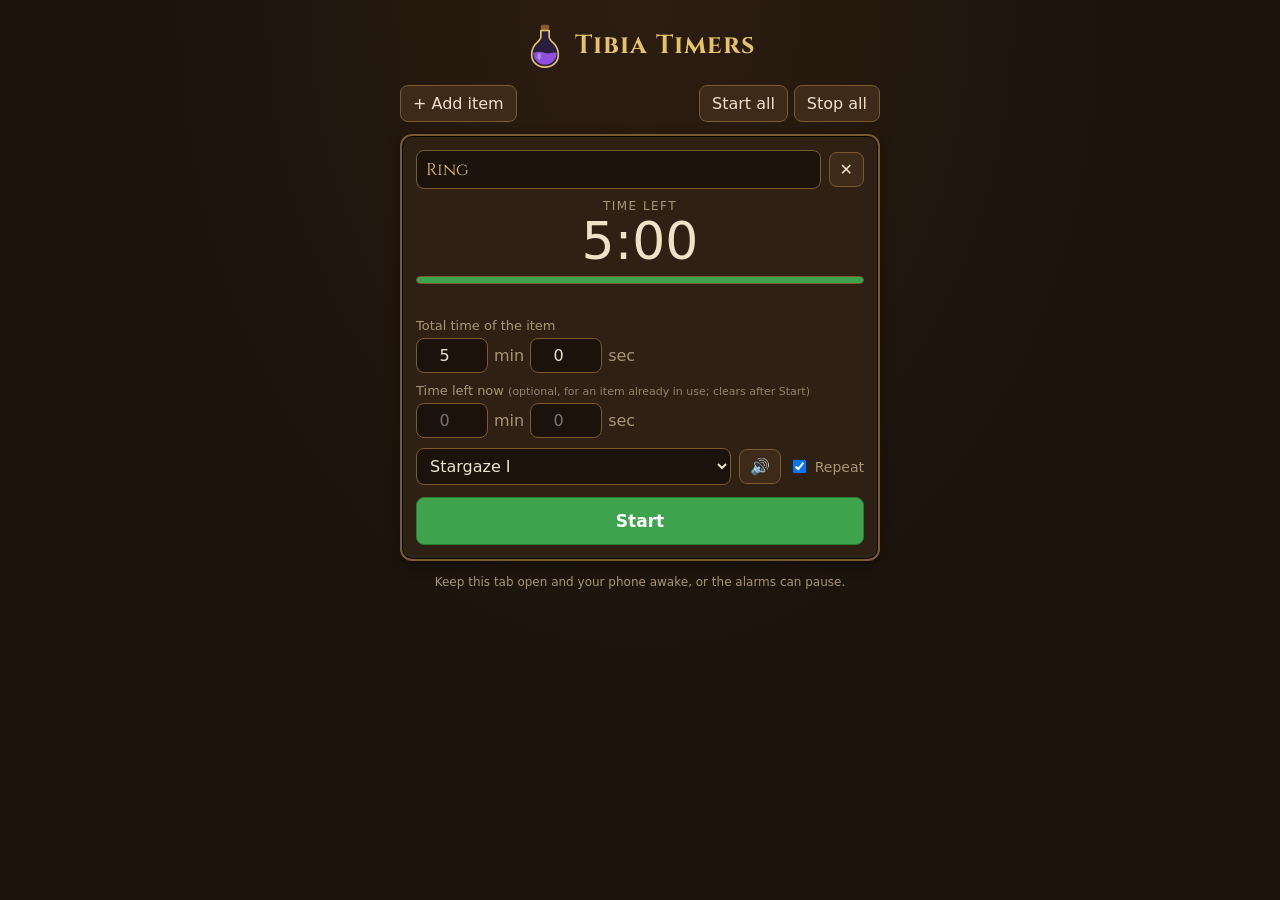
<file: games/tibia.html>
<!DOCTYPE html>
<html lang="en">
<head>
<meta charset="utf-8">
<meta name="viewport" content="width=device-width, initial-scale=1">
<title>Tibia Timers</title>
<link rel="preconnect" href="https://fonts.googleapis.com">
<link href="https://fonts.googleapis.com/css2?family=Cinzel:wght@500;700&display=swap" rel="stylesheet">
<style>
  :root { --bg:#1a120b; --panel:#2e2013; --edge:#7a5a2e; --gold:#e6c36a; --text:#efe2c6; --muted:#a89572; --green:#3fa34d; --red:#b53a2e; }
  * { box-sizing:border-box; }
  body { margin:0; min-height:100vh; background:radial-gradient(ellipse at top,#2c1d10,var(--bg) 60%); color:var(--text); font-family:system-ui,-apple-system,sans-serif; padding:16px 12px 40px; }
  main { width:min(100%,480px); margin:0 auto; }
  h1 { font-family:'Cinzel',Georgia,serif; font-weight:700; font-size:26px; letter-spacing:.04em; text-align:center; color:var(--gold); margin:0; }
  header { display:flex; align-items:center; justify-content:center; gap:10px; margin:6px 0 16px; }
  #icon { display:flex; background:none; border:0; padding:0; cursor:pointer; }
  #icon img { width:40px; height:47px; object-fit:contain; image-rendering:pixelated; }
  .remind { display:flex; flex-wrap:wrap; gap:6px; justify-content:center; margin-bottom:14px; }
  .remind span { font-family:'Cinzel',Georgia,serif; font-size:13px; font-weight:500; padding:5px 10px; border:1px solid var(--edge); border-radius:999px; background:var(--panel); color:var(--gold); }
  .bar-top { display:flex; flex-wrap:wrap; gap:6px; margin-bottom:12px; align-items:center; }
  .bar-top .lbl { color:var(--muted); font-size:13px; margin-right:2px; }
  button { font:inherit; cursor:pointer; border:1px solid var(--edge); border-radius:8px; background:#3d2a18; color:var(--text); padding:8px 12px; }
  button:active { transform:translateY(1px); }
  .spacer { flex:1; }
  .card { background:var(--panel); border:2px solid var(--edge); border-radius:12px; padding:14px; margin-bottom:12px; box-shadow:inset 0 0 0 1px #000, 0 4px 14px rgba(0,0,0,.4); }
  .card.ring { animation:pulse .6s 4; border-color:var(--gold); }
  @keyframes pulse { 0%,100% { box-shadow:inset 0 0 0 1px #000, 0 0 0 rgba(230,195,106,0); } 50% { box-shadow:inset 0 0 0 1px #000, 0 0 22px rgba(230,195,106,.8); } }
  .row { display:flex; gap:8px; align-items:center; }
  .row + .row { margin-top:10px; }
  input, select { font:inherit; background:var(--bg); color:var(--text); border:1px solid var(--edge); border-radius:8px; padding:7px 9px; min-width:0; }
  input.name { flex:1; font-family:'Cinzel',Georgia,serif; font-size:17px; color:var(--gold); }
  .fld { display:flex; flex-direction:column; gap:5px; width:100%; }
  .fl { color:var(--muted); font-size:13px; }
  .fl small { font-size:11px; opacity:.85; }
  .ms { display:flex; gap:6px; align-items:center; color:var(--muted); }
  .ms input { width:72px; text-align:center; }
  .icon { padding:7px 10px; }
  .clock { text-align:center; margin:10px 0 6px; }
  .clock .lbl { color:var(--muted); font-size:12px; text-transform:uppercase; letter-spacing:.12em; }
  .left { font-size:52px; font-weight:300; font-variant-numeric:tabular-nums; line-height:1.1; }
  .prog { height:8px; background:#120c07; border:1px solid var(--edge); border-radius:6px; overflow:hidden; margin-top:6px; }
  .prog i { display:block; height:100%; width:100%; background:var(--green); transition:width .25s linear; }
  .msg { min-height:20px; font-size:14px; color:var(--gold); margin-top:8px; font-weight:600; }
  label { display:flex; align-items:center; gap:6px; color:var(--muted); font-size:14px; }
  .durfmt { color:var(--text); font-variant-numeric:tabular-nums; }
  select { flex:1; }
  .go { width:100%; margin-top:12px; padding:13px; font-size:17px; font-weight:700; background:var(--green); border-color:#2b7a36; color:#fff; }
  .go.running { background:var(--red); border-color:#8a2a20; }
  .note { text-align:center; color:var(--muted); font-size:12px; margin-top:14px; }
</style>
</head>
<body>
<main>
  <header>
    <button id="icon" type="button" aria-label="Change icon" title="Tap to change the icon"><svg viewBox="0 0 48 56" width="40" height="47" aria-hidden="true">
      <rect x="19" y="3" width="10" height="7" rx="2" fill="#8a5a2b"/>
      <path d="M19 10h10v8c0 2 1 3 3 5 5 4 8 9 8 16 0 9-7 15-16 15S8 48 8 39c0-7 3-12 8-16 2-2 3-3 3-5z" fill="#2a1e3d" stroke="#e6c36a" stroke-width="2" stroke-linejoin="round"/>
      <path d="M10 37c0 8 6 14 14 14s14-6 14-14c-5-2-9 2-14 0s-9-2-14 0z" fill="#8f4fe0"/>
      <ellipse cx="17" cy="41" rx="2" ry="4" fill="#fff" opacity=".35"/>
    </svg></button>
    <h1>Tibia Timers</h1>
  </header>
  <input id="iconFile" type="file" accept="image/*" hidden>
  <div class="bar-top">
    <button id="addItem">+ Add item</button>
    <span class="spacer"></span>
    <button id="startAll">Start all</button>
    <button id="stopAll">Stop all</button>
  </div>
  <div id="list"></div>
  <div class="note">Keep this tab open and your phone awake, or the alarms can pause.</div>
</main>
<script>
(function () {
  var SOUNDS = [
    { name: 'Stargaze I',   notes: [1318.51, 1174.66, 987.77, 783.99, 987.77, 1174.66, 1567.98] },
    { name: 'Stargaze II',  notes: [987.77, 880, 739.99, 587.33, 739.99, 880, 1174.66] },
    { name: 'Stargaze III', notes: [1046.5, 880, 783.99, 659.25, 783.99, 880, 1318.51] },
    { name: 'Stargaze IV',  notes: [1567.98, 1396.91, 1174.66, 987.77, 1174.66, 1396.91, 1760] },
    { name: 'Stargaze V',   notes: [1174.66, 987.77, 880, 659.25, 880, 1046.5, 1396.91] },
    { name: 'Stargaze VI',  notes: [880, 783.99, 659.25, 523.25, 659.25, 783.99, 1046.5] }
  ];
  var TEMPLATE =
    '<div class="row">' +
      '<input class="name" maxlength="24" aria-label="Timer name">' +
      '<button class="icon del" title="Remove timer">✕</button>' +
    '</div>' +
    '<div class="clock">' +
      '<div class="lbl">Time left</div>' +
      '<div class="left">0:00</div>' +
      '<div class="prog"><i></i></div>' +
      '<div class="msg"></div>' +
    '</div>' +
    '<div class="row"><div class="fld"><span class="fl">Total time of the item</span>' +
      '<span class="ms"><input class="tm" type="number" min="0" max="1440" inputmode="numeric" aria-label="Total minutes"> min ' +
      '<input class="ts" type="number" min="0" max="59" inputmode="numeric" aria-label="Total seconds"> sec</span></div></div>' +
    '<div class="row"><div class="fld"><span class="fl">Time left now <small>(optional, for an item already in use; clears after Start)</small></span>' +
      '<span class="ms"><input class="sm" type="number" min="0" max="1440" inputmode="numeric" placeholder="0" aria-label="Minutes left"> min ' +
      '<input class="ss" type="number" min="0" max="59" inputmode="numeric" placeholder="0" aria-label="Seconds left"> sec</span></div></div>' +
    '<div class="row">' +
      '<select class="snd" aria-label="Sound"></select>' +
      '<button class="icon prev" title="Preview sound">🔊</button>' +
      '<label><input type="checkbox" class="rep"> Repeat</label>' +
    '</div>' +
    '<button class="go">Start</button>';

  var list = document.getElementById('list');
  var timers = [];
  var ctx = null;

  function getCtx() {
    if (!ctx) { var AC = window.AudioContext || window.webkitAudioContext; ctx = new AC(); }
    if (ctx.state === 'suspended') ctx.resume();
    return ctx;
  }

  // Stargaze-style chime: 4 notes stepping down, then rising. Echo between notes, cut off at the end.
  function chime(si) {
    try {
      var c = getCtx(), t0 = c.currentTime + 0.05, notes = SOUNDS[si].notes;
      var master = c.createGain();
      master.gain.setValueAtTime(0.35, t0);
      master.gain.setValueAtTime(0.35, t0 + 0.95);
      master.gain.linearRampToValueAtTime(0.0001, t0 + 1.25);
      master.connect(c.destination);
      var delay = c.createDelay(); delay.delayTime.value = 0.15;
      var fb = c.createGain(); fb.gain.value = 0.35;
      var wet = c.createGain(); wet.gain.value = 0.4;
      delay.connect(fb); fb.connect(delay); delay.connect(wet); wet.connect(master);
      notes.forEach(function (f, i) {
        var t = t0 + i * 0.1;
        [[1, 0.5], [2, 0.18], [3.01, 0.08]].forEach(function (p) {
          var o = c.createOscillator(), g = c.createGain();
          o.type = 'sine'; o.frequency.value = f * p[0];
          g.gain.setValueAtTime(0.0001, t);
          g.gain.exponentialRampToValueAtTime(p[1], t + 0.012);
          g.gain.exponentialRampToValueAtTime(0.0001, t + 0.7 / p[0] + 0.15);
          o.connect(g); g.connect(master); g.connect(delay);
          o.start(t); o.stop(t + 1.3);
        });
      });
    } catch (e) {}
  }

  function fmt(s) {
    s = Math.max(0, Math.ceil(s));
    var h = Math.floor(s / 3600), m = Math.floor((s % 3600) / 60), x = s % 60;
    return (h ? h + ':' + String(m).padStart(2, '0') : String(m)) + ':' + String(x).padStart(2, '0');
  }

  function save() {
    try {
      localStorage.setItem('tibia-timers', JSON.stringify(timers.map(function (t) {
        return { name: t.name, dur: t.dur, sound: t.sound, repeat: t.repeat };
      })));
    } catch (e) {}
  }
  function load() {
    try {
      var s = JSON.parse(localStorage.getItem('tibia-timers') || 'null');
      return Array.isArray(s) && s.length ? s : null;
    } catch (e) { return null; }
  }

  function nextSound() {
    for (var i = 0; i < SOUNDS.length; i++) {
      if (!timers.some(function (t) { return t.sound === i; })) return i;
    }
    return timers.length % SOUNDS.length;
  }

  function draw(t, left) {
    t.leftEl.textContent = fmt(left);
    t.barEl.style.width = Math.max(0, Math.min(100, (left / t.dur) * 100)) + '%';
  }

  function firstRound(t) { return (t.startSec > 0) ? Math.min(t.startSec, t.dur) : t.dur; }
  function showIdle(t) { draw(t, firstRound(t)); }
  function lockInputs(t, lock) { [t.tm, t.ts, t.sm, t.ss].forEach(function (i) { i.disabled = lock; }); }
  function setMS(mEl, sEl, total, always) {
    if (!always && !total) { mEl.value = ''; sEl.value = ''; return; }
    mEl.value = Math.floor(total / 60); sEl.value = total % 60;
  }
  function readMS(mEl, sEl) {
    return (parseInt(mEl.value, 10) || 0) * 60 + (parseInt(sEl.value, 10) || 0);
  }

  function start(t) {
    getCtx();
    t.running = true;
    var first = firstRound(t);
    t.startSec = 0; setMS(t.sm, t.ss, 0, false);
    t.endAt = Date.now() + first * 1000;
    t.go.textContent = 'Stop'; t.go.classList.add('running');
    lockInputs(t, true);
    t.msgEl.textContent = '';
    draw(t, first);
  }

  function stop(t, expired) {
    t.running = false;
    t.go.textContent = 'Start'; t.go.classList.remove('running');
    lockInputs(t, false);
    if (expired) { draw(t, 0); } else { showIdle(t); t.msgEl.textContent = ''; }
  }

  function alertCard(t) {
    t.msgEl.textContent = '⏰ ' + t.name + ' ran out. Put it on again!';
    t.el.classList.remove('ring'); void t.el.offsetWidth; t.el.classList.add('ring');
    clearTimeout(t.msgTimer);
    t.msgTimer = setTimeout(function () {
      t.el.classList.remove('ring');
      if (t.running) t.msgEl.textContent = '';
    }, 6000);
  }

  function addTimer(cfg) {
    var t = {
      name: cfg.name || 'Timer',
      dur: Math.min(86400, Math.max(1, parseInt(cfg.dur, 10) || 300)),
      startSec: 0,
      sound: (cfg.sound >= 0 && cfg.sound < SOUNDS.length) ? cfg.sound : nextSound(),
      repeat: cfg.repeat !== false,
      running: false, endAt: 0, msgTimer: null
    };
    var el = document.createElement('div');
    el.className = 'card';
    el.innerHTML = TEMPLATE;
    t.el = el;
    t.nameEl = el.querySelector('.name');
    t.leftEl = el.querySelector('.left');
    t.barEl = el.querySelector('.prog i');
    t.msgEl = el.querySelector('.msg');
    t.tm = el.querySelector('.tm'); t.ts = el.querySelector('.ts');
    t.sm = el.querySelector('.sm'); t.ss = el.querySelector('.ss');
    t.sndEl = el.querySelector('.snd');
    t.repEl = el.querySelector('.rep');
    t.go = el.querySelector('.go');

    SOUNDS.forEach(function (s, i) {
      var o = document.createElement('option'); o.value = i; o.textContent = s.name; t.sndEl.appendChild(o);
    });
    t.nameEl.value = t.name;
    setMS(t.tm, t.ts, t.dur, true);
    setMS(t.sm, t.ss, 0, false);
    t.sndEl.value = t.sound;
    t.repEl.checked = t.repeat;
    showIdle(t);

    t.nameEl.addEventListener('input', function () { t.name = t.nameEl.value || 'Timer'; save(); });
    function onTotal() {
      var v = readMS(t.tm, t.ts);
      if (v >= 1) { t.dur = Math.min(86400, v); showIdle(t); save(); }
    }
    function onStart() { t.startSec = Math.max(0, readMS(t.sm, t.ss)); showIdle(t); }
    [t.tm, t.ts].forEach(function (i) { i.addEventListener('input', onTotal); });
    [t.sm, t.ss].forEach(function (i) { i.addEventListener('input', onStart); });
    t.sndEl.addEventListener('change', function () { t.sound = parseInt(t.sndEl.value, 10); save(); chime(t.sound); });
    t.repEl.addEventListener('change', function () { t.repeat = t.repEl.checked; save(); });
    el.querySelector('.prev').addEventListener('click', function () { chime(t.sound); });
    t.go.addEventListener('click', function () { t.running ? stop(t) : start(t); });
    el.querySelector('.del').addEventListener('click', function () {
      clearTimeout(t.msgTimer);
      timers.splice(timers.indexOf(t), 1);
      el.remove(); save();
    });

    timers.push(t);
    list.appendChild(el);
    return t;
  }

  setInterval(function () {
    var now = Date.now();
    timers.forEach(function (t) {
      if (!t.running) return;
      var left = (t.endAt - now) / 1000;
      if (left <= 0) {
        chime(t.sound);
        alertCard(t);
        if (t.repeat) {
          t.endAt += t.dur * 1000;
          if (t.endAt <= now) t.endAt = now + t.dur * 1000;
          left = (t.endAt - now) / 1000;
        } else { stop(t, true); return; }
      }
      draw(t, left);
    });
  }, 250);

  document.getElementById('addItem').addEventListener('click', function () {
    var t = addTimer({ name: 'New item', dur: 300 });
    save();
    t.el.scrollIntoView({ behavior: 'smooth', block: 'center' });
    t.nameEl.focus(); t.nameEl.select();
  });
  document.getElementById('startAll').addEventListener('click', function () {
    timers.forEach(function (t) { if (!t.running) start(t); });
  });
  document.getElementById('stopAll').addEventListener('click', function () {
    timers.forEach(function (t) { if (t.running) stop(t); });
  });

  var iconBox = document.getElementById('icon'), defaultIcon = iconBox.innerHTML;
  var fileIn = document.getElementById('iconFile');
  function setIcon(url) {
    if (!url) { iconBox.innerHTML = defaultIcon; return; }
    var img = document.createElement('img'); img.alt = ''; img.src = url;
    iconBox.innerHTML = ''; iconBox.appendChild(img);
  }
  try {
    var savedIcon = localStorage.getItem('tibia-icon');
    if (savedIcon && savedIcon.indexOf('data:image/') === 0) setIcon(savedIcon);
  } catch (e) {}
  var pressT = null, longDone = false;
  iconBox.addEventListener('click', function () {
    if (longDone) { longDone = false; return; }
    fileIn.click();
  });
  // Hold the icon for about a second to go back to the default potion.
  iconBox.addEventListener('pointerdown', function () {
    longDone = false;
    pressT = setTimeout(function () {
      longDone = true; setIcon(null);
      try { localStorage.removeItem('tibia-icon'); } catch (e) {}
    }, 1000);
  });
  ['pointerup', 'pointerleave', 'pointercancel'].forEach(function (ev) {
    iconBox.addEventListener(ev, function () { clearTimeout(pressT); });
  });
  iconBox.addEventListener('contextmenu', function (e) { e.preventDefault(); });
  fileIn.addEventListener('change', function () {
    var f = fileIn.files && fileIn.files[0];
    if (!f) return;
    var r = new FileReader();
    r.onload = function () {
      var im = new Image();
      im.onload = function () {
        var k = Math.min(1, 128 / Math.max(im.width, im.height));
        var cv = document.createElement('canvas');
        cv.width = Math.max(1, Math.round(im.width * k));
        cv.height = Math.max(1, Math.round(im.height * k));
        cv.getContext('2d').drawImage(im, 0, 0, cv.width, cv.height);
        var url = cv.toDataURL('image/png');
        setIcon(url);
        try { localStorage.setItem('tibia-icon', url); } catch (e) {}
        fileIn.value = '';
      };
      im.src = String(r.result);
    };
    r.readAsDataURL(f);
  });

  var saved = load();
  if (saved) { saved.forEach(function (c) { addTimer(c); }); }
  else { addTimer({ name: 'Ring', dur: 300, sound: 0 }); }
})();
</script>
</body>
</html>
</file>
<file: style.css>
/* ============================================================
   Tokens
   ============================================================ */
:root {
  --bg: #12191b;
  --bg-elevated: #182022;
  --surface: #1d2729;
  --surface-2: #253032;
  --border: #2f3c3e;
  --border-soft: #253032;

  --mint: #7ad9c4;
  --mint-strong: #9ce8d8;
  --mint-dim: #4f9c8a;
  --mint-glow: rgba(122, 217, 196, 0.18);

  --rose: #e08098;
  --rose-glow: rgba(224, 128, 152, 0.16);

  --amber: #e0ab7c;
  --amber-glow: rgba(224, 171, 124, 0.16);

  --lime: #d6da8e;
  --lime-glow: rgba(214, 218, 142, 0.16);

  /* A true, saturated green — distinct from --mint (a teal used for
     the app's whole branding/UI chrome) — reserved for "this is the
     right answer" feedback in multiple choice, so it reads as its
     own clear signal instead of blending into the ambient mint. */
  --correct: #3ecf6d;
  --correct-strong: #7ee8a0;
  --correct-glow: rgba(62, 207, 109, 0.2);

  --text: #eef6f3;
  --text-muted: #a0b5b0;
  --text-faint: #62716d;

  /* Activity-heatmap intensity ramp — same RGB as --mint (122, 217,
     196), stepped in opacity rather than four unrelated hues, so
     "how much you studied that day" reads as one continuous scale. */
  --heat-1: rgba(122, 217, 196, 0.22);
  --heat-2: rgba(122, 217, 196, 0.42);
  --heat-3: rgba(122, 217, 196, 0.65);
  --heat-4: rgba(122, 217, 196, 0.92);

  --font-display: Georgia, 'Iowan Old Style', 'Palatino Linotype', 'Times New Roman', serif;
  --font-ui: -apple-system, BlinkMacSystemFont, 'Segoe UI', Roboto, Helvetica, Arial, sans-serif;
  /* Brush-style Japanese display face, loaded from Google Fonts in
     index.html's <head> — used only where an actual kanji glyph is
     shown (flashcard front + its back-side recap), never for the
     English meaning/reading text, which stays on --font-display. */
  --font-kanji: 'Yuji Syuku', serif;

  --radius: 14px;
  --radius-lg: 22px;
}

* { box-sizing: border-box; }

html, body {
  height: 100%;
  /* Allow normal panning/scrolling but kill the double-tap-to-zoom
     gesture that fires when you tap a card or button twice in a row. */
  touch-action: manipulation;
}

body {
  margin: 0;
  background: var(--bg);
  background-image:
    radial-gradient(ellipse 900px 500px at 50% -10%, var(--mint-glow), transparent 60%);
  background-repeat: no-repeat;
  color: var(--text);
  font-family: var(--font-ui);
  -webkit-font-smoothing: antialiased;
  min-height: 100vh;
  min-height: 100dvh;
  /* This is a tap-to-flip app, not a document — selecting text on a
     double-tap or long-press just gets in the way. */
  -webkit-user-select: none;
  -moz-user-select: none;
  user-select: none;
  -webkit-touch-callout: none;
  -webkit-tap-highlight-color: transparent;
}

button {
  font-family: inherit;
  color: inherit;
}

:focus-visible {
  outline: 2px solid var(--mint);
  outline-offset: 3px;
}

code {
  font-family: ui-monospace, SFMono-Regular, Menlo, monospace;
  background: var(--surface-2);
  padding: 0.1em 0.4em;
  border-radius: 4px;
  font-size: 0.9em;
  color: var(--mint-strong);
}

/* ============================================================
   App shell / screens
   ============================================================ */
.app {
  max-width: 480px;
  margin: 0 auto;
  padding: 32px 20px 40px;
  min-height: 100vh;
  min-height: 100dvh;
  display: flex;
  flex-direction: column;
}

.screen {
  display: none;
  flex: 1;
  flex-direction: column;
  animation: rise 0.35s ease both;
}

.screen.active {
  display: flex;
}

@keyframes rise {
  from { opacity: 0; transform: translateY(6px); }
  to   { opacity: 1; transform: translateY(0); }
}

@media (prefers-reduced-motion: reduce) {
  .screen { animation: none; }
}

.app-header {
  margin-bottom: 28px;
}

.wordmark {
  font-family: var(--font-display);
  font-size: 2rem;
  font-weight: 400;
  letter-spacing: 0.01em;
  margin: 0 0 6px;
  color: var(--text);
}

.deck-name {
  font-family: var(--font-display);
  font-size: 1.6rem;
  font-weight: 400;
  margin: 0 0 6px;
  color: var(--text);
}

.tagline {
  margin: 0;
  color: var(--text-muted);
  font-size: 0.98rem;
}

.foot-note {
  margin-top: auto;
  padding-top: 24px;
  color: var(--text-faint);
  font-size: 0.82rem;
  line-height: 1.5;
}

.back-link {
  align-self: flex-start;
  background: none;
  border: none;
  color: var(--text-muted);
  font-size: 0.92rem;
  padding: 6px 2px;
  margin-bottom: 18px;
  cursor: pointer;
}

.back-link:hover {
  color: var(--mint);
}

/* ============================================================
   Deck select
   ============================================================ */
.deck-list {
  display: flex;
  flex-direction: column;
  gap: 12px;
}

.deck-btn {
  display: flex;
  align-items: center;
  justify-content: space-between;
  gap: 12px;
  background: var(--surface);
  border: 1px solid var(--border);
  border-radius: var(--radius);
  padding: 18px 20px;
  text-align: left;
  cursor: pointer;
  transition: border-color 0.15s ease, background 0.15s ease;
}

.deck-btn:hover,
.deck-btn:focus-visible {
  border-color: var(--mint-dim);
  background: var(--surface-2);
}

.deck-btn:active {
  transform: translateY(1px);
}

.deck-btn-name {
  font-size: 1.05rem;
  font-weight: 600;
}

.deck-btn-count {
  color: var(--text-muted);
  font-size: 0.88rem;
  white-space: nowrap;
}

.deck-btn.is-error {
  border-color: var(--rose);
  cursor: not-allowed;
  opacity: 0.7;
}

.deck-btn.is-error:hover {
  background: var(--surface);
}

.deck-btn.is-error .deck-btn-count {
  color: var(--rose);
}

.deck-btn-left {
  display: flex;
  align-items: center;
  gap: 8px;
  min-width: 0;
}

/* Custom (uploaded) decks need two independent click targets — open
   vs. delete — so they're a wrapper <div> around two sibling
   <button>s, instead of the single <button> built-in decks use. */
.deck-btn-custom {
  padding: 0;
  gap: 0;
  align-items: stretch;
  cursor: default;
  overflow: hidden;
}

.deck-btn-custom:hover,
.deck-btn-custom:focus-within {
  background: var(--surface);
  border-color: var(--border);
}

.deck-btn-main {
  flex: 1;
  min-width: 0;
  display: flex;
  align-items: center;
  justify-content: space-between;
  gap: 12px;
  background: none;
  border: none;
  padding: 18px 20px;
  text-align: left;
  color: inherit;
  font: inherit;
  cursor: pointer;
  transition: background 0.15s ease;
}

.deck-btn-main:hover,
.deck-btn-main:focus-visible {
  background: var(--surface-2);
}

.deck-btn-delete {
  flex-shrink: 0;
  width: 46px;
  display: flex;
  align-items: center;
  justify-content: center;
  background: none;
  border: none;
  border-left: 1px solid var(--border);
  color: var(--text-faint);
  font-size: 1.3rem;
  line-height: 1;
  cursor: pointer;
  transition: background 0.15s ease, color 0.15s ease;
}

.deck-btn-delete:hover,
.deck-btn-delete:focus-visible {
  background: var(--rose-glow);
  color: var(--rose);
}

.deck-btn-custom.is-error .deck-btn-delete {
  border-left-color: var(--rose);
}

/* Deliberately fainter than --border (used everywhere else for real
   component edges) — this is just a soft break before the upload
   button, not a boundary that needs to read as strongly. */
.deck-list-divider {
  margin: 20px 0 0;
  border: none;
  border-top: 1px solid var(--border-soft);
}

.deck-upload-btn {
  display: flex;
  align-items: center;
  justify-content: center;
  gap: 8px;
  width: 100%;
  margin-top: 12px;
  padding: 16px 20px;
  background: none;
  border: 1px dashed var(--border);
  border-radius: var(--radius);
  color: var(--text-muted);
  font-size: 0.92rem;
  cursor: pointer;
  transition: border-color 0.15s ease, color 0.15s ease, background 0.15s ease;
}

.deck-upload-btn:hover,
.deck-upload-btn:focus-visible {
  border-color: var(--mint-dim);
  color: var(--mint-strong);
  background: var(--mint-glow);
}

.deck-upload-icon {
  font-size: 1.15rem;
  line-height: 1;
}

/* Sits before the card list rather than after a list (like
   .deck-upload-btn's own margin-top assumes), so only the spacing
   needs to change — everything else, hover included, is inherited. */
.add-card-btn {
  margin: 0 0 12px;
}

.deck-upload-error {
  margin: 10px 2px 0;
  color: var(--rose);
  font-size: 0.85rem;
  line-height: 1.4;
}

/* ============================================================
   Activity heatmap — one-month-at-a-time calendar of flashcard-
   study days, swipe or use the arrows to change months (never
   past the current one). See js/13-activity-heatmap.js for the
   data/render logic.
   ============================================================ */
.activity-heatmap {
  margin-top: 20px;
}

.activity-heatmap.is-empty .heatmap-nav,
.activity-heatmap.is-empty .heatmap-swipe-area {
  display: none;
}

.heatmap-nav {
  display: flex;
  align-items: center;
  justify-content: space-between;
  margin-bottom: 10px;
}

.heatmap-nav-btn {
  width: 32px;
  height: 32px;
  display: flex;
  align-items: center;
  justify-content: center;
  background: var(--surface);
  border: 1px solid var(--border);
  border-radius: var(--radius);
  color: var(--text);
  font-size: 1.2rem;
  line-height: 1;
  cursor: pointer;
  transition: border-color 0.15s ease, background 0.15s ease;
}

@media (hover: hover) {
  .heatmap-nav-btn:hover:not(:disabled) {
    border-color: var(--mint-dim);
    background: var(--surface-2);
  }
}

.heatmap-nav-btn:disabled {
  opacity: 0.3;
  cursor: not-allowed;
}

.heatmap-month-label {
  margin: 0;
  font-family: var(--font-display);
  font-size: 1rem;
  color: var(--text);
}

.heatmap-weekdays {
  display: grid;
  grid-template-columns: repeat(7, 1fr);
  gap: 6px;
  margin-bottom: 6px;
}

.heatmap-weekdays span {
  display: block;
  text-align: center;
  font-size: 0.72rem;
  color: var(--text-faint);
}

.heatmap-grid {
  display: grid;
  grid-template-columns: repeat(7, 1fr);
  gap: 6px;
}

.heatmap-cell {
  aspect-ratio: 1;
  display: flex;
  align-items: center;
  justify-content: center;
  background: var(--surface);
  border: 1px solid var(--border);
  border-radius: 8px;
  font: inherit;
  font-size: 0.78rem;
  color: var(--text-muted);
  cursor: pointer;
  transition: border-color 0.15s ease, background 0.15s ease;
}

/* Padding before day 1 / after the month's last day — kept as real
   (invisible) grid cells rather than left out, so every week stays a
   full 7-wide row and day 1 always lands in its correct weekday
   column. */
.heatmap-cell.is-empty {
  visibility: hidden;
  cursor: default;
}

/* A day later this month that just hasn't happened yet — still a
   real, numbered cell (see 13-activity-heatmap.js for why), just
   dimmed and inert since there's nothing to show or tap yet. */
.heatmap-cell.is-future {
  color: var(--text-faint);
  cursor: default;
}

@media (hover: hover) {
  .heatmap-cell:not(.is-empty):not(.is-future):hover {
    border-color: var(--mint-dim);
  }
}

.heatmap-cell.level-1 { background: var(--heat-1); border-color: transparent; color: var(--text); }
.heatmap-cell.level-2 { background: var(--heat-2); border-color: transparent; color: var(--text); }
.heatmap-cell.level-3 { background: var(--heat-3); border-color: transparent; color: var(--bg); }
.heatmap-cell.level-4 { background: var(--heat-4); border-color: transparent; color: var(--bg); }

.heatmap-cell.is-today {
  box-shadow: inset 0 0 0 2px var(--mint-strong);
}

.heatmap-detail {
  color: var(--text-muted);
  font-size: 0.82rem;
  margin: 10px 0 0;
  min-height: 1.2em;
  text-align: center;
}

/* ============================================================
   Count select
   ============================================================ */
/* Flashcards vs. Multiple choice — which quiz UI startSessionWithCards()
   shows (see quizMode in app.js). Segmented-control styling similar to
   the deck-preview's sort-toggle pill. */
.mode-toggle {
  display: flex;
  gap: 8px;
  margin-bottom: 18px;
}

.mode-btn {
  flex: 1;
  background: none;
  border: 1px solid var(--border);
  border-radius: 999px;
  padding: 9px 12px;
  color: var(--text-muted);
  font-size: 0.85rem;
  cursor: pointer;
  transition: border-color 0.15s ease, background 0.15s ease, color 0.15s ease;
}

.mode-btn:hover:not(:disabled) {
  border-color: var(--mint-dim);
  color: var(--text);
}

.mode-btn.is-active {
  border-color: var(--mint);
  background: var(--mint-glow);
  color: var(--mint-strong);
  font-weight: 600;
}

.mode-btn:disabled {
  opacity: 0.35;
  cursor: not-allowed;
}

.count-grid {
  display: grid;
  grid-template-columns: 1fr 1fr;
  gap: 12px;
}

.count-btn {
  background: var(--surface);
  border: 1px solid var(--border);
  border-radius: var(--radius);
  padding: 22px 12px;
  text-align: center;
  cursor: pointer;
  transition: border-color 0.15s ease, background 0.15s ease;
}

.count-btn:hover,
.count-btn:focus-visible {
  border-color: var(--mint-dim);
  background: var(--surface-2);
}

.count-btn:active {
  transform: translateY(1px);
}

/* Bigger than the current filter's pool — grayed out rather than
   left off the grid, so the layout stays put as you switch filters
   instead of buttons appearing/disappearing under your thumb. */
.count-btn:disabled {
  opacity: 0.35;
  cursor: not-allowed;
}

.count-btn:disabled:hover {
  border-color: var(--border);
  background: var(--surface);
}

.count-btn-num {
  display: block;
  font-family: var(--font-display);
  font-size: 1.7rem;
  color: var(--mint-strong);
}

.count-btn-label {
  display: block;
  font-size: 0.8rem;
  color: var(--text-muted);
  margin-top: 2px;
}

.count-btn.is-all {
  grid-column: 1 / -1;
}

.deck-preview {
  position: relative;
  flex: 1;
  min-height: 0;
  display: flex;
  flex-direction: column;
  margin-top: 24px;
}

.preview-head {
  display: flex;
  flex-wrap: wrap;
  align-items: center;
  justify-content: space-between;
  gap: 8px 12px;
  margin-bottom: 10px;
}

.preview-heading {
  color: var(--text-faint);
  font-size: 0.82rem;
  margin: 0;
  flex: 1 1 auto;
  min-width: 0;
}

.preview-head-actions {
  display: flex;
  flex-wrap: wrap;
  justify-content: flex-end;
  gap: 8px;
  flex-shrink: 0;
}

.filter-trigger,
.unselect-btn {
  background: none;
  border: 1px solid var(--border);
  border-radius: 999px;
  color: var(--text-muted);
  font-size: 0.78rem;
  padding: 5px 12px;
  cursor: pointer;
  white-space: nowrap;
  transition: border-color 0.15s ease, color 0.15s ease, background 0.15s ease;
}

.unselect-btn:hover,
.unselect-btn:focus-visible {
  border-color: var(--mint-dim);
  color: var(--text);
}

/* Always mint-tinted, regardless of which filter is selected —
   "Original" is just as much a deliberately-chosen filter as any of
   the others, so it shouldn't look muted/unselected next to them.
   Shares its padding/font-size with .unselect-btn above on purpose
   (one rule, not two copies) so the pair always stays the same size
   as each other — the caret icon below is sized/spaced to add as
   little extra width as possible so that still holds despite the
   icon .unselect-btn doesn't have. */
.filter-trigger {
  display: inline-flex;
  align-items: center;
  gap: 4px;
  border-color: var(--mint-dim);
  background: var(--mint-glow);
  color: var(--mint-strong);
  font: inherit;
}

.filter-trigger:hover,
.filter-trigger:focus-visible {
  border-color: var(--mint);
  color: var(--text);
}

.filter-trigger svg {
  flex-shrink: 0;
  opacity: 0.8;
}

.unselect-btn:disabled {
  opacity: 0.35;
  cursor: not-allowed;
}

.unselect-btn.is-hidden {
  display: none;
}

/* ============================================================
   Filter sheet — opened by #filterTrigger above, see
   08-count-screen.js for the open/close/drag-to-dismiss logic.
   Same overlay+box language as .modal-overlay/.modal-box, just
   anchored to the bottom and sliding up instead of fading in
   centered. Uses a plain CSS transition (not an @keyframes
   animation like the modal) specifically because the drag-to-dismiss
   gesture sets this element's inline transform directly while
   dragging — a running/fill-mode-held @keyframes animation would
   win the cascade over that inline style and the drag would visibly
   do nothing, whereas a transition just re-animates toward whatever
   the transform is currently set to, inline included. */
.sheet-overlay {
  position: fixed;
  inset: 0;
  z-index: 50;
  display: flex;
  align-items: flex-end;
  justify-content: center;
  background: rgba(6, 9, 8, 0.72);
  opacity: 0;
  pointer-events: none;
  transition: opacity 0.18s ease;
}

.sheet-overlay[hidden] {
  display: none;
}

.sheet-overlay.is-open {
  opacity: 1;
  pointer-events: auto;
}

.sheet {
  width: 100%;
  max-width: 420px;
  max-height: 82dvh;
  overflow-y: auto;
  background: var(--surface);
  border: 1px solid var(--border);
  border-bottom: none;
  border-radius: 20px 20px 0 0;
  padding: 10px 18px calc(22px + env(safe-area-inset-bottom, 0px));
  box-shadow: 0 -24px 48px -24px rgba(0, 0, 0, 0.7);
  transform: translateY(100%);
  transition: transform 0.22s cubic-bezier(.32, .72, 0, 1);
}

.sheet-overlay.is-open .sheet {
  transform: translateY(0);
}

.sheet-grabber {
  width: 36px;
  height: 4px;
  border-radius: 999px;
  background: var(--border);
  margin: 6px auto 14px;
  /* Part of the drag handle (see sheetGrabberEl in 08-count-screen.js)
     — touch-action:none stops the browser's own scroll/pull-to-refresh
     gesture from ever starting here, which is what let a swipe here
     fall through to a page refresh before this existed. */
  touch-action: none;
}

.sheet-head {
  display: flex;
  align-items: center;
  justify-content: space-between;
  margin-bottom: 14px;
  touch-action: none;
}

.sheet-head h2 {
  font-family: var(--font-display);
  font-weight: 400;
  font-size: 1.15rem;
  margin: 0;
}

.sheet-close {
  background: var(--surface-2);
  border: 1px solid var(--border);
  color: var(--text-muted);
  width: 30px;
  height: 30px;
  border-radius: 999px;
  font-size: 1rem;
  line-height: 1;
  cursor: pointer;
}

.sheet-close:hover,
.sheet-close:focus-visible {
  border-color: var(--mint-dim);
  color: var(--text);
}

.sheet-grid {
  display: grid;
  grid-template-columns: 1fr 1fr;
  gap: 10px;
}

.sheet-section-label {
  grid-column: 1 / -1;
  font-size: 0.72rem;
  letter-spacing: 0.04em;
  text-transform: uppercase;
  color: var(--text-faint);
  margin: 6px 0 -2px;
}

.sheet-section-label:first-child {
  margin-top: 0;
}

.filter-tile {
  grid-column: span 1;
  background: var(--bg-elevated);
  border: 1px solid var(--border);
  border-radius: var(--radius);
  padding: 14px 14px 12px;
  text-align: left;
  cursor: pointer;
  font: inherit;
  color: var(--text);
  transition: border-color 0.12s ease, background 0.12s ease;
}

/* Gated to real hover-capable pointers (see the .mc-option precedent
   in the Multiple choice section above) — tiles get torn down and
   rebuilt fresh every time the sheet opens, so an unguarded :hover
   risks the same "stuck tint on whatever's now under the pointer"
   iOS Safari behavior that bit MC's answer buttons. focus-visible
   isn't touch-triggered, so it's unaffected and stays ungated. */
@media (hover: hover) {
  .filter-tile:hover {
    border-color: var(--mint-dim);
  }
}

.filter-tile:focus-visible {
  border-color: var(--mint-dim);
}

.filter-tile:active {
  transform: translateY(1px);
}

.filter-tile.is-selected {
  border-color: var(--mint);
  background: var(--mint-glow);
}

.filter-tile.is-full {
  grid-column: 1 / -1;
  display: flex;
  align-items: baseline;
  justify-content: space-between;
}

.filter-tile.is-full .tile-label {
  margin-top: 0;
  font-size: 0.95rem;
}

.tile-count {
  display: block;
  font-family: var(--font-display);
  font-size: 1.5rem;
  color: var(--text-muted);
  font-variant-numeric: tabular-nums;
}

.filter-tile.is-selected .tile-count {
  color: var(--mint-strong);
}

.tile-label {
  display: block;
  font-size: 0.86rem;
  margin-top: 3px;
  color: var(--text-muted);
}

.filter-tile.is-selected .tile-label {
  color: var(--text);
}

.tile-hint {
  display: block;
  font-size: 0.7rem;
  color: var(--text-faint);
  margin-top: 1px;
}

/* Floating "back to top" arrow, shared by the deck-select and
   card-preview screens — hidden until you've scrolled down a bit.
   Fixed to the viewport rather than absolute-within-its-screen:
   neither screen's own content actually scrolls in its own bounded
   container (.app only sets min-height, so it just grows past the
   viewport and the window itself scrolls), so viewport-fixed is
   what actually keeps this anchored to a screen corner as you
   scroll. See the button's placement in index.html for why it
   lives outside every .screen element. */
.scroll-top-btn {
  position: fixed;
  left: 50%;
  bottom: 24px;
  z-index: 20;
  width: 54px;
  height: 54px;
  border-radius: 50%;
  border: 1px solid var(--border);
  background: color-mix(in srgb, var(--surface-2) 88%, transparent);
  color: var(--text-muted);
  font-size: 1.5rem;
  display: flex;
  align-items: center;
  justify-content: center;
  cursor: pointer;
  opacity: 0;
  transform: translate(-50%, 6px);
  pointer-events: none;
  transition: opacity 0.2s ease, transform 0.2s ease, border-color 0.15s ease, color 0.15s ease;
  box-shadow: 0 8px 20px -10px rgba(0, 0, 0, 0.5);
}

.scroll-top-btn.is-visible {
  opacity: 0.85;
  transform: translate(-50%, 0);
  pointer-events: auto;
}

.scroll-top-btn:hover,
.scroll-top-btn:focus-visible {
  opacity: 1;
  border-color: var(--mint-dim);
  color: var(--mint-strong);
}

@media (prefers-reduced-motion: reduce) {
  .scroll-top-btn { transition: opacity 0.2s ease; }
}

.preview-list {
  list-style: none;
  margin: 0;
  padding: 0;
  flex: 1;
  min-height: 0;
  overflow-y: auto;
  display: flex;
  flex-direction: column;
  gap: 8px;
}

.preview-list li {
  position: relative;
  display: flex;
  align-items: center;
  gap: 8px;
  background: var(--surface);
  border: 1px solid var(--border);
  border-radius: 10px;
  padding: 12px 10px 12px 22px;
  font-size: 0.92rem;
  line-height: 1.4;
  transition: background 0.15s ease, border-color 0.15s ease;
}

/* Left-edge stripe showing average recall grade (last 7 attempts),
   rose -> amber -> lime -> mint. Falls back to a neutral gray when
   the card has never been graded — see --score-color in app.js. */
.preview-list li::before {
  content: "";
  position: absolute;
  left: 8px;
  top: 10px;
  bottom: 10px;
  width: 4px;
  border-radius: 2px;
  background: var(--score-color, var(--text-faint));
  transition: opacity 0.15s ease;
}

.preview-content {
  flex: 1;
  min-width: 0;
}

.preview-front {
  color: var(--text);
}

.preview-back {
  color: var(--text-muted);
  font-style: italic;
}

.preview-due {
  margin-top: 4px;
  color: var(--text-faint);
  font-size: 0.78rem;
}

/* Skipped card — unchecked in the toggle, still listed but out of
   the running for quiz sessions. Dimmed rather than hidden so it's
   easy to find and switch back on. */
.preview-list li.is-inactive {
  background: var(--bg-elevated);
  border-color: var(--border-soft);
}

.preview-list li.is-inactive::before {
  opacity: 0.3;
}

.preview-list li.is-inactive .preview-content {
  opacity: 0.45;
}

.preview-list li.is-inactive .preview-front {
  text-decoration: line-through;
  text-decoration-color: var(--text-faint);
}

/* Per-card skip toggle. Checked = skipped, so it borrows the same
   rose used for "missed" elsewhere in the app. */
.preview-toggle {
  flex-shrink: 0;
  display: flex;
  align-items: center;
  justify-content: center;
  width: 32px;
  height: 32px;
  cursor: pointer;
}

.preview-toggle input[type="checkbox"] {
  width: 19px;
  height: 19px;
  margin: 0;
  accent-color: var(--rose);
  cursor: pointer;
}

/* Custom decks only: tapping a card's own text edits it. */
.preview-list li.is-editable:hover,
.preview-list li.is-editable:focus-within {
  border-color: var(--mint-dim);
  background: var(--surface-2);
}

.preview-list li.is-editable .preview-content {
  cursor: pointer;
}

.preview-delete {
  flex-shrink: 0;
  width: 32px;
  height: 32px;
  display: flex;
  align-items: center;
  justify-content: center;
  background: none;
  border: none;
  border-radius: 8px;
  color: var(--text-faint);
  font-size: 1.1rem;
  line-height: 1;
  cursor: pointer;
  transition: background 0.15s ease, color 0.15s ease;
}

.preview-delete:hover,
.preview-delete:focus-visible {
  background: var(--rose-glow);
  color: var(--rose);
}

.preview-empty {
  margin: 0;
  padding: 22px 16px;
  text-align: center;
  color: var(--text-muted);
  background: var(--surface);
  border: 1px dashed var(--border);
  border-radius: 10px;
  font-size: 0.9rem;
  line-height: 1.4;
  list-style: none;
}

.count-empty {
  grid-column: 1 / -1;
  margin: 0;
  padding: 22px 16px;
  text-align: center;
  color: var(--text-muted);
  background: var(--surface);
  border: 1px dashed var(--border);
  border-radius: var(--radius);
  font-size: 0.9rem;
  line-height: 1.4;
}

/* ============================================================
   Quiz
   ============================================================ */
.quiz-top {
  display: flex;
  align-items: center;
  justify-content: space-between;
  gap: 12px;
}

.quiz-top .back-link {
  margin-bottom: 0;
}

.quiz-top-right {
  display: flex;
  align-items: center;
  gap: 12px;
}

.progress-count {
  color: var(--text-muted);
  font-size: 0.86rem;
  font-variant-numeric: tabular-nums;
  white-space: nowrap;
}

/* Small pill button that jumps back to the last graded card so you
   can fix a misclick (e.g. hit "Missed" on a card you actually knew). */
.undo-btn {
  display: flex;
  align-items: center;
  gap: 5px;
  background: none;
  border: 1px solid var(--border);
  color: var(--text-muted);
  font-size: 0.78rem;
  padding: 5px 11px;
  border-radius: 999px;
  cursor: pointer;
  white-space: nowrap;
  transition: border-color 0.15s ease, color 0.15s ease, opacity 0.15s ease;
}

.undo-btn:hover:not(:disabled),
.undo-btn:focus-visible:not(:disabled) {
  border-color: var(--mint-dim);
  color: var(--mint-strong);
}

.undo-btn:disabled {
  opacity: 0.35;
  cursor: not-allowed;
}

.progress-track {
  height: 3px;
  background: var(--border-soft);
  border-radius: 2px;
  margin: 14px 0 8px;
  overflow: hidden;
}

.progress-fill {
  height: 100%;
  width: 0%;
  background: var(--mint);
  transition: width 0.3s ease;
}

.score-live {
  margin: 0 0 4px;
  text-align: right;
  font-size: 0.82rem;
  font-variant-numeric: tabular-nums;
  color: var(--text-faint);
}

.score-live .score-hit {
  color: var(--mint-strong);
  font-weight: 600;
}

.score-live .score-miss {
  color: var(--rose);
  font-weight: 600;
}

.score-sep {
  margin: 0 6px;
  color: var(--text-faint);
}

.card-stage {
  flex: 1;
  display: flex;
  flex-direction: column;
  align-items: center;
  justify-content: center;
  gap: 16px;
  padding: 12px 0;
}

.card-stage[hidden] {
  display: none;
}

.card {
  width: 100%;
  min-height: 320px;
  perspective: 1400px;
  cursor: pointer;
}

.card-inner {
  position: relative;
  width: 100%;
  height: 100%;
  min-height: 320px;
  transform-style: preserve-3d;
  transition: transform 0.5s cubic-bezier(0.4, 0.1, 0.2, 1);
}

.card.flipped .card-inner {
  transform: rotateY(180deg);
}

/* Used for a split second when a new card is loaded in, so the reset
   to front-facing is instant instead of animated — see the comment
   above renderCurrentCard() in app.js for why this exists. */
.card-inner.snap {
  transition: none !important;
}

@media (prefers-reduced-motion: reduce) {
  .card-inner { transition: none; }
}

.card-face {
  position: absolute;
  inset: 0;
  backface-visibility: hidden;
  -webkit-backface-visibility: hidden;
  display: flex;
  flex-direction: column;
  align-items: center;
  justify-content: center;
  gap: 14px;
  padding: 32px 26px;
  background: var(--surface);
  border: 1px solid var(--border);
  border-radius: var(--radius-lg);
  box-shadow: 0 0 0 1px transparent, 0 24px 48px -24px rgba(0, 0, 0, 0.6);
  text-align: center;
}

.card-front {
  box-shadow: 0 0 40px -8px var(--mint-glow), 0 24px 48px -24px rgba(0, 0, 0, 0.6);
}

.card-back {
  transform: rotateY(180deg);
  border-color: var(--mint-dim);
}

.card-eyebrow {
  margin: 0;
  font-size: 0.75rem;
  color: var(--text-faint);
  letter-spacing: 0.03em;
}

.card-text {
  margin: 0;
  font-family: var(--font-display);
  font-size: 1.6rem;
  line-height: 1.35;
  color: var(--text);
  max-height: 100%;
  overflow-y: auto;
}

/* The front face shows the bare kanji — size it up and give it the
   brush-style display face. Scoped to .card-front so the back face's
   .card-text-back (the English meaning/reading) stays on the regular
   --font-display serif instead. */
.card-front .card-text {
  font-family: var(--font-kanji);
  font-size: 4.5rem;
  line-height: 1.2;
}

.card-front-recap {
  font-family: var(--font-kanji);
  font-size: 1.3rem;
  color: var(--text-muted);
  padding-bottom: 14px;
  margin-bottom: 4px;
  border-bottom: 1px solid var(--border);
  width: 100%;
}

.card-text-back {
  font-style: italic;
  color: var(--mint-strong);
}

.tap-hint {
  margin: 0;
  color: var(--text-faint);
  font-size: 0.85rem;
  text-align: center;
  min-height: 1.2em;
}

/* ============================================================
   Multiple choice — alternate quiz UI. Prompt is the card's "back"
   (the meaning/reading), options are the "front" of the correct card
   plus distractors drawn from getConfusableChars() where possible —
   see buildMultipleChoiceOptions() in app.js.
   ============================================================ */
.mc-stage {
  flex: 1;
  display: flex;
  flex-direction: column;
  justify-content: center;
  gap: 26px;
  padding: 12px 0;
}

.mc-stage[hidden] {
  display: none;
}

.mc-prompt {
  margin: 0;
  text-align: center;
  color: var(--text);
  font-size: 1.1rem;
  line-height: 1.5;
  padding: 0 6px;
}

.mc-options {
  display: grid;
  grid-template-columns: 1fr 1fr;
  gap: 12px;
}

.mc-option {
  background: var(--surface);
  border: 1px solid var(--border);
  border-radius: var(--radius-lg);
  padding: 30px 12px;
  font-family: var(--font-display);
  font-size: 2.1rem;
  color: var(--text);
  cursor: pointer;
  transition: border-color 0.15s ease, background 0.15s ease, transform 0.1s ease;
}

/* Gated to real hover-capable pointers (mouse/trackpad) only — on
   touch devices (no true hover), a :hover state applied by a tap
   sticks to whatever ends up at that screen position (iOS Safari
   keeps it until the next tap elsewhere) even after this button is
   destroyed and a fresh one for the next question is built in its
   place, which read as "the green never goes away". Touch just
   never gets this rule at all, so there's nothing to stick. */
@media (hover: hover) {
  .mc-option:hover:not(.is-locked) {
    border-color: var(--mint-dim);
    background: var(--surface-2);
  }
}

.mc-option:active:not(.is-locked) {
  transform: translateY(1px);
}

.mc-option:disabled {
  cursor: default;
}

.mc-option.is-correct {
  border-color: var(--correct);
  background: var(--correct-glow);
  color: var(--correct-strong);
}

.mc-option.is-wrong {
  border-color: var(--rose);
  background: var(--rose-glow);
  color: var(--rose);
}

/* Post-answer, options are "locked" via pointer-events rather than
   the disabled attribute — a disabled button never dispatches a
   click event at all, which would swallow taps instead of letting
   them bubble up to .mc-stage's "tap anywhere to continue" handler. */
.mc-option.is-locked {
  pointer-events: none;
  cursor: default;
}

/* Always present at full size (never hidden/removed), so fading it
   in on answer never shifts the centered column above it — compare
   the earlier "Next card" button, which caused exactly that jump by
   toggling in and out of the layout via the hidden attribute. */
.mc-tap-hint {
  margin: 0;
  text-align: center;
  color: var(--text-faint);
  font-size: 0.85rem;
  min-height: 1.2em;
  opacity: 0;
  transition: opacity 0.2s ease;
}

.mc-tap-hint.is-visible {
  opacity: 1;
}

.mc-stage.is-awaiting-continue {
  cursor: pointer;
}

/* ============================================================
   Flip / grade action row — flip button and grade buttons share
   the same footprint so the thumb never has to move.
   ============================================================ */
.action-row {
  position: relative;
  margin-top: 8px;
  min-height: 132px;
}

.flip-btn {
  position: absolute;
  inset: 0;
  display: flex;
  align-items: center;
  justify-content: center;
  width: 100%;
  height: 100%;
  border: 1px solid color-mix(in srgb, var(--mint) 35%, var(--border));
  border-radius: var(--radius);
  background: var(--bg-elevated);
  color: var(--mint-strong);
  cursor: pointer;
  padding: 0;
  transition: border-color 0.15s ease, background 0.15s ease;
}

.flip-btn:hover,
.flip-btn:focus-visible {
  background: var(--mint-glow);
  border-color: var(--mint);
}

.flip-btn:active {
  transform: translateY(1px);
}

.flip-btn-label {
  color: inherit;
  font-size: 1rem;
  font-weight: 600;
  letter-spacing: 0.02em;
}

.grade-row {
  position: absolute;
  inset: 0;
  display: none;
  grid-template-columns: 1fr 1fr;
  grid-template-rows: 1fr 1fr;
  gap: 10px;
}

.action-row.is-flipped .flip-btn {
  display: none;
}

.action-row.is-flipped .grade-row {
  display: grid;
}

.grade-btn {
  border-radius: var(--radius);
  border: 1px solid var(--border);
  padding: 16px 10px;
  font-size: 1rem;
  font-weight: 600;
  cursor: pointer;
  display: flex;
  align-items: center;
  justify-content: center;
  gap: 8px;
  transition: transform 0.1s ease, filter 0.15s ease;
  background: var(--surface);
}

.grade-btn:active {
  transform: translateY(1px);
}

.grade-key {
  font-size: 0.85rem;
  opacity: 0.7;
}

.grade-miss {
  color: var(--rose);
  border-color: color-mix(in srgb, var(--rose) 35%, var(--border));
}

.grade-miss:hover,
.grade-miss:focus-visible {
  background: var(--rose-glow);
  border-color: var(--rose);
}

.grade-hard {
  color: var(--amber);
  border-color: color-mix(in srgb, var(--amber) 35%, var(--border));
}

.grade-hard:hover,
.grade-hard:focus-visible {
  background: var(--amber-glow);
  border-color: var(--amber);
}

.grade-almost {
  color: var(--lime);
  border-color: color-mix(in srgb, var(--lime) 35%, var(--border));
}

.grade-almost:hover,
.grade-almost:focus-visible {
  background: var(--lime-glow);
  border-color: var(--lime);
}

.grade-hit {
  color: var(--mint-strong);
  border-color: color-mix(in srgb, var(--mint) 35%, var(--border));
}

.grade-hit:hover,
.grade-hit:focus-visible {
  background: var(--mint-glow);
  border-color: var(--mint);
}

/* ============================================================
   Results
   ============================================================ */
#screen-results .app-header {
  text-align: center;
}

.score-big {
  font-family: var(--font-display);
  font-size: 3.4rem;
  margin: 10px 0 2px;
  color: var(--mint-strong);
  line-height: 1;
}

.score-sub {
  margin: 0;
  color: var(--text-muted);
  font-size: 0.95rem;
}

.undo-link {
  display: inline-block;
  background: none;
  border: none;
  color: var(--text-muted);
  font-size: 0.85rem;
  margin-top: 12px;
  padding: 4px 2px;
  cursor: pointer;
  text-decoration: underline;
  text-underline-offset: 2px;
  transition: color 0.15s ease, opacity 0.15s ease;
}

.undo-link:hover:not(:disabled),
.undo-link:focus-visible:not(:disabled) {
  color: var(--mint-strong);
}

.undo-link:disabled {
  opacity: 0.4;
  cursor: not-allowed;
  text-decoration: none;
}

.missed-wrap {
  flex: 1;
  margin-top: 8px;
}

.missed-heading {
  color: var(--text-faint);
  font-size: 0.82rem;
  margin: 0 0 10px;
}

.missed-list {
  list-style: none;
  margin: 0;
  padding: 0;
  display: flex;
  flex-direction: column;
  gap: 8px;
  max-height: 46vh;
  overflow-y: auto;
}

.missed-list li {
  background: var(--surface);
  border: 1px solid var(--border);
  border-radius: 10px;
  padding: 12px 14px;
  font-size: 0.92rem;
  line-height: 1.4;
}

.missed-front {
  color: var(--text);
}

.missed-back {
  color: var(--text-muted);
  font-style: italic;
}

.missed-wrap.is-empty .missed-heading,
.missed-wrap.is-empty .missed-list {
  display: none;
}

.missed-wrap.is-empty::before {
  content: "Perfect run — every card recalled.";
  display: block;
  text-align: center;
  color: var(--text-muted);
  padding: 24px 0;
}

.result-actions {
  display: flex;
  flex-direction: column;
  gap: 10px;
  margin-top: 20px;
}

.primary-btn,
.ghost-btn {
  border-radius: var(--radius);
  padding: 15px;
  font-size: 1rem;
  font-weight: 600;
  cursor: pointer;
  transition: filter 0.15s ease, background 0.15s ease;
}

.primary-btn {
  background: var(--mint);
  border: 1px solid var(--mint);
  color: #0a0d0c;
}

.primary-btn:hover,
.primary-btn:focus-visible {
  filter: brightness(1.08);
}

.ghost-btn {
  background: transparent;
  border: 1px solid var(--border);
  color: var(--text-muted);
}

.ghost-btn:hover,
.ghost-btn:focus-visible {
  border-color: var(--mint-dim);
  color: var(--text);
}

/* ============================================================
   Confirm modal — small in-theme dialog reused for both a plain
   "are you sure?" confirm (Unselect all, deck delete/replace) and,
   with its optional text field shown, a "name this" prompt (deck
   upload). See openModal()/showConfirm()/showPrompt() in app.js.
   ============================================================ */
.modal-overlay {
  position: fixed;
  inset: 0;
  z-index: 50;
  display: flex;
  align-items: center;
  justify-content: center;
  padding: 24px;
  background: rgba(6, 9, 8, 0.72);
  animation: fade-in 0.15s ease both;
}

.modal-overlay[hidden] {
  display: none;
}

@keyframes fade-in {
  from { opacity: 0; }
  to   { opacity: 1; }
}

.modal-box {
  width: 100%;
  max-width: 360px;
  max-height: calc(100dvh - 48px);
  overflow-y: auto;
  background: var(--surface);
  border: 1px solid var(--border);
  border-radius: var(--radius-lg);
  padding: 24px 22px;
  box-shadow: 0 24px 48px -24px rgba(0, 0, 0, 0.7);
  animation: rise 0.2s ease both;
}

.modal-message {
  margin: 0 0 20px;
  color: var(--text);
  font-size: 1rem;
  line-height: 1.45;
  text-align: center;
}

.modal-input {
  display: block;
  width: 100%;
  margin: 0 0 20px;
  padding: 11px 14px;
  background: var(--bg-elevated);
  border: 1px solid var(--border);
  border-radius: var(--radius);
  color: var(--text);
  font-size: 1rem;
  font-family: inherit;
}

.modal-input[hidden] {
  display: none;
}

.modal-field-label {
  display: block;
  margin: 0 0 4px;
  color: var(--text-faint);
  font-size: 0.78rem;
}

.modal-card-fields[hidden] {
  display: none;
}

.modal-textarea {
  resize: vertical;
  min-height: 64px;
  font-family: inherit;
  line-height: 1.4;
}

.modal-actions {
  display: flex;
  gap: 10px;
}

.modal-btn {
  flex: 1;
  margin: 0;
  padding: 13px;
  font-size: 0.95rem;
}
</file>
